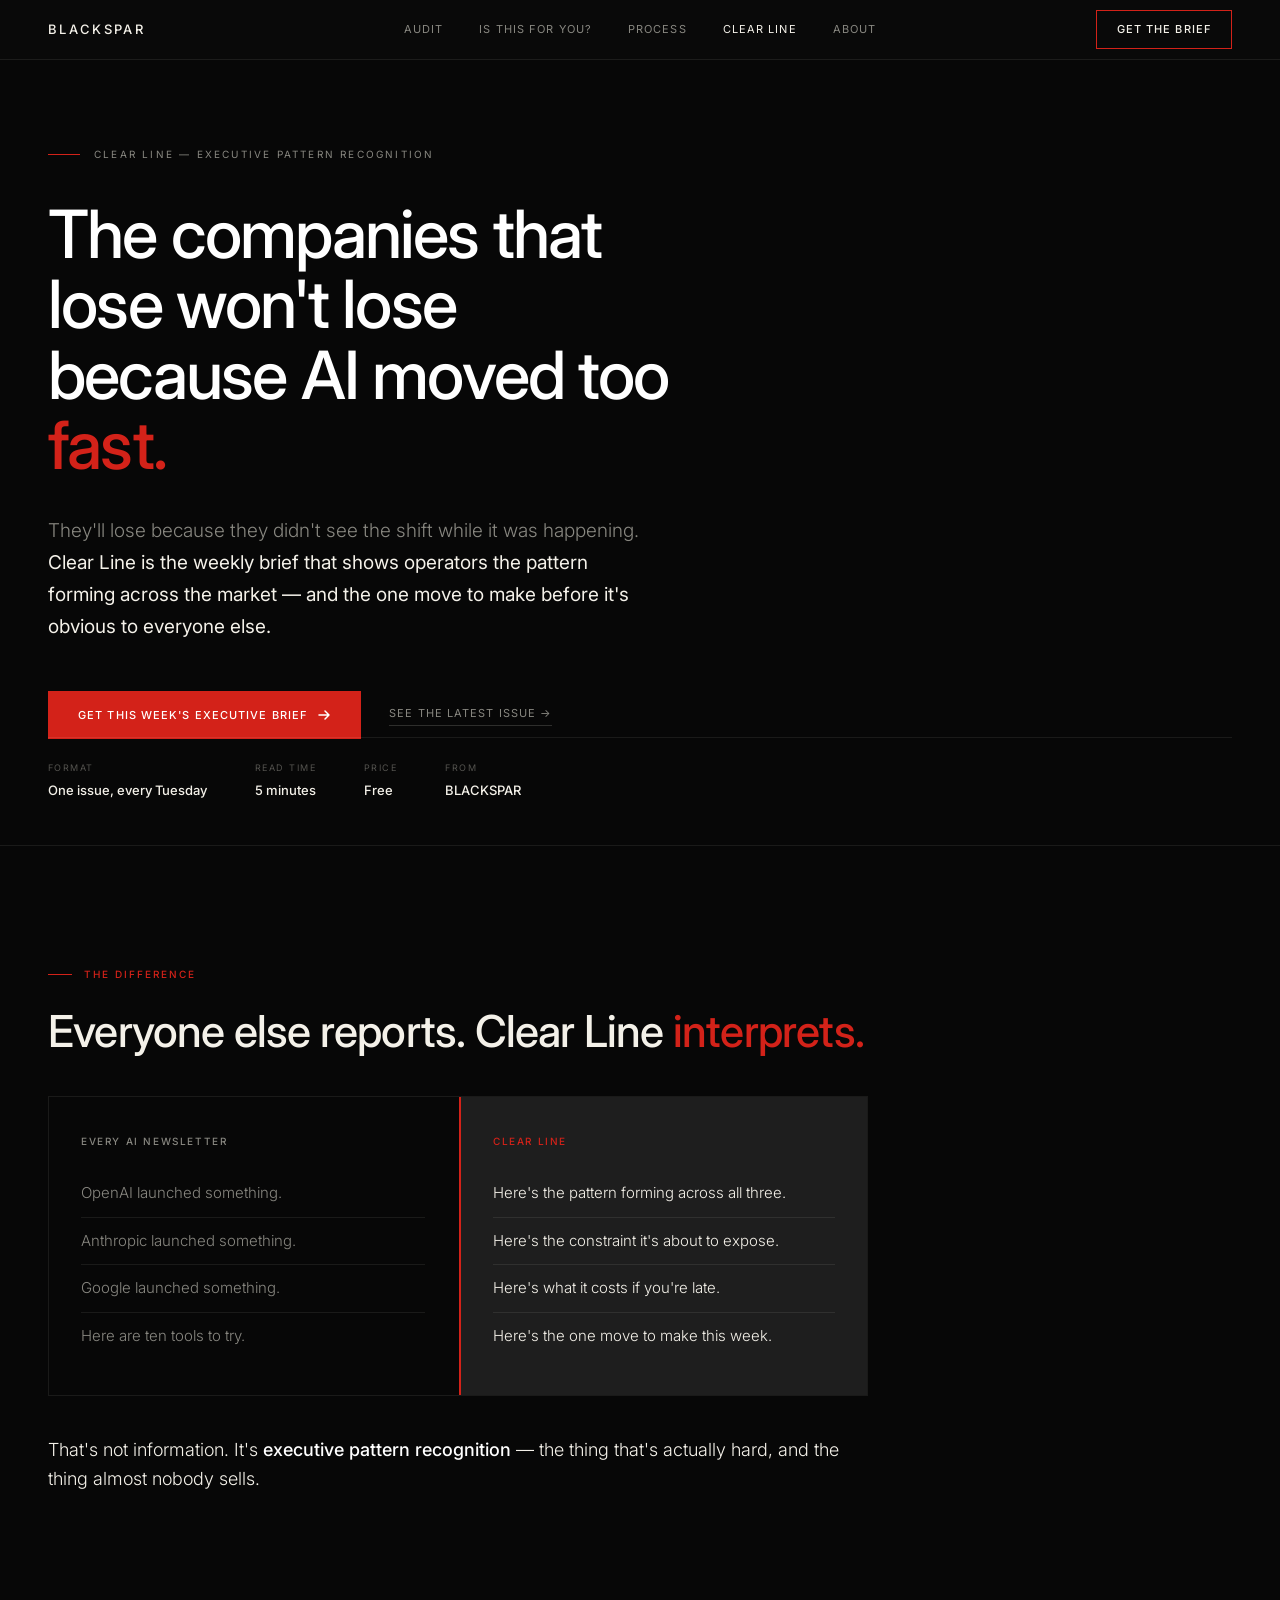
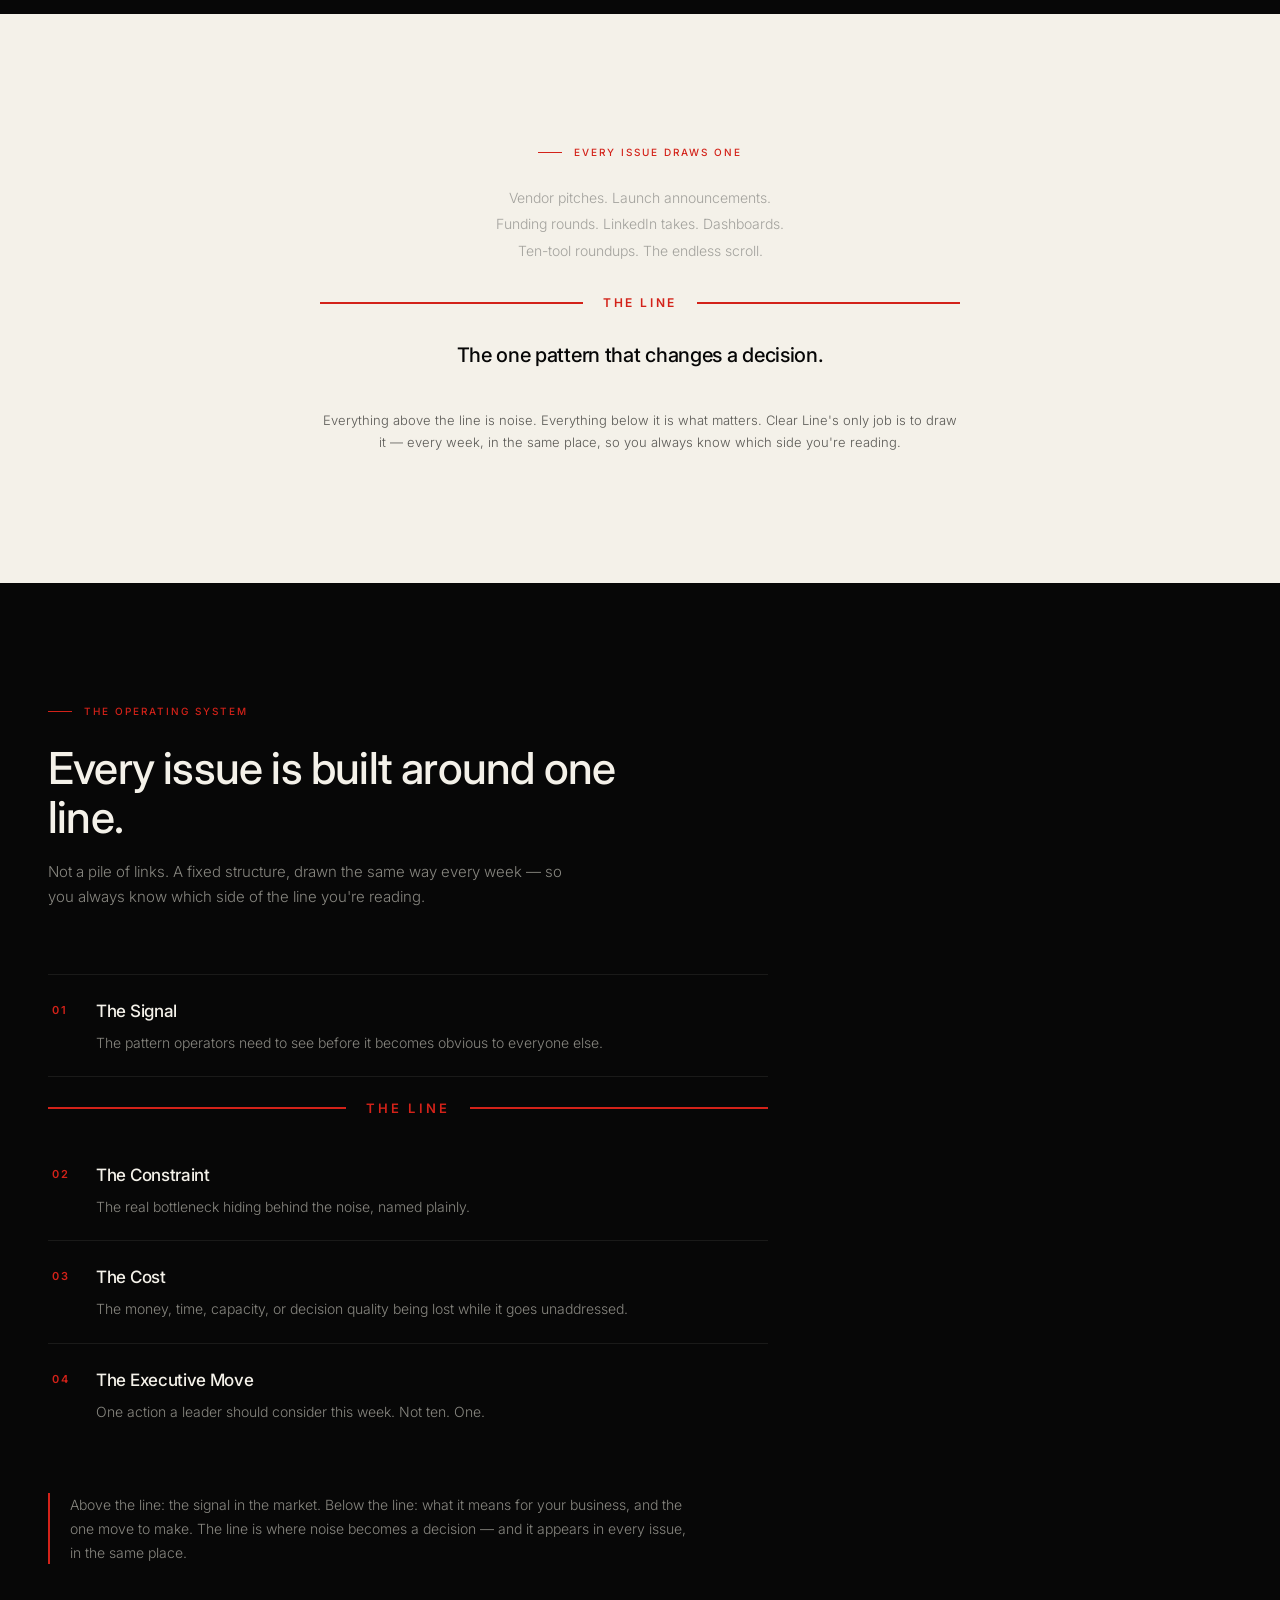
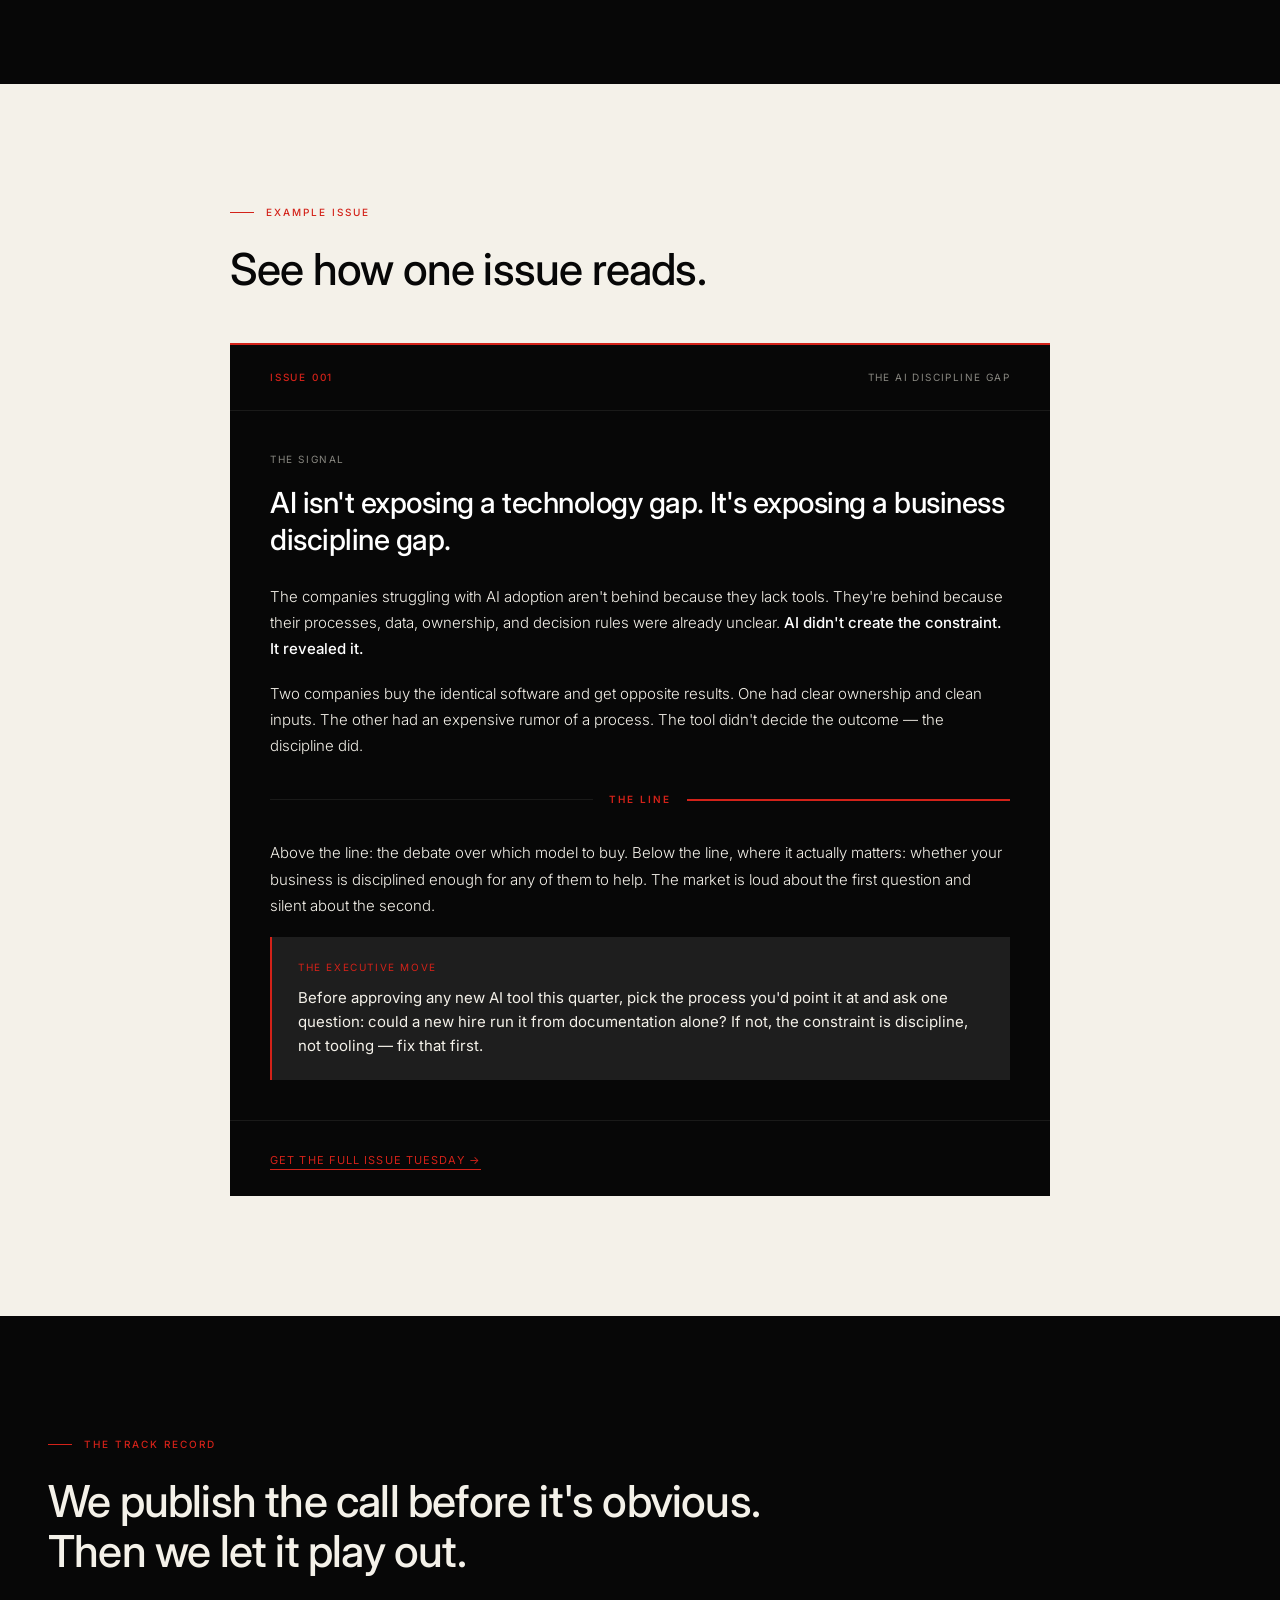
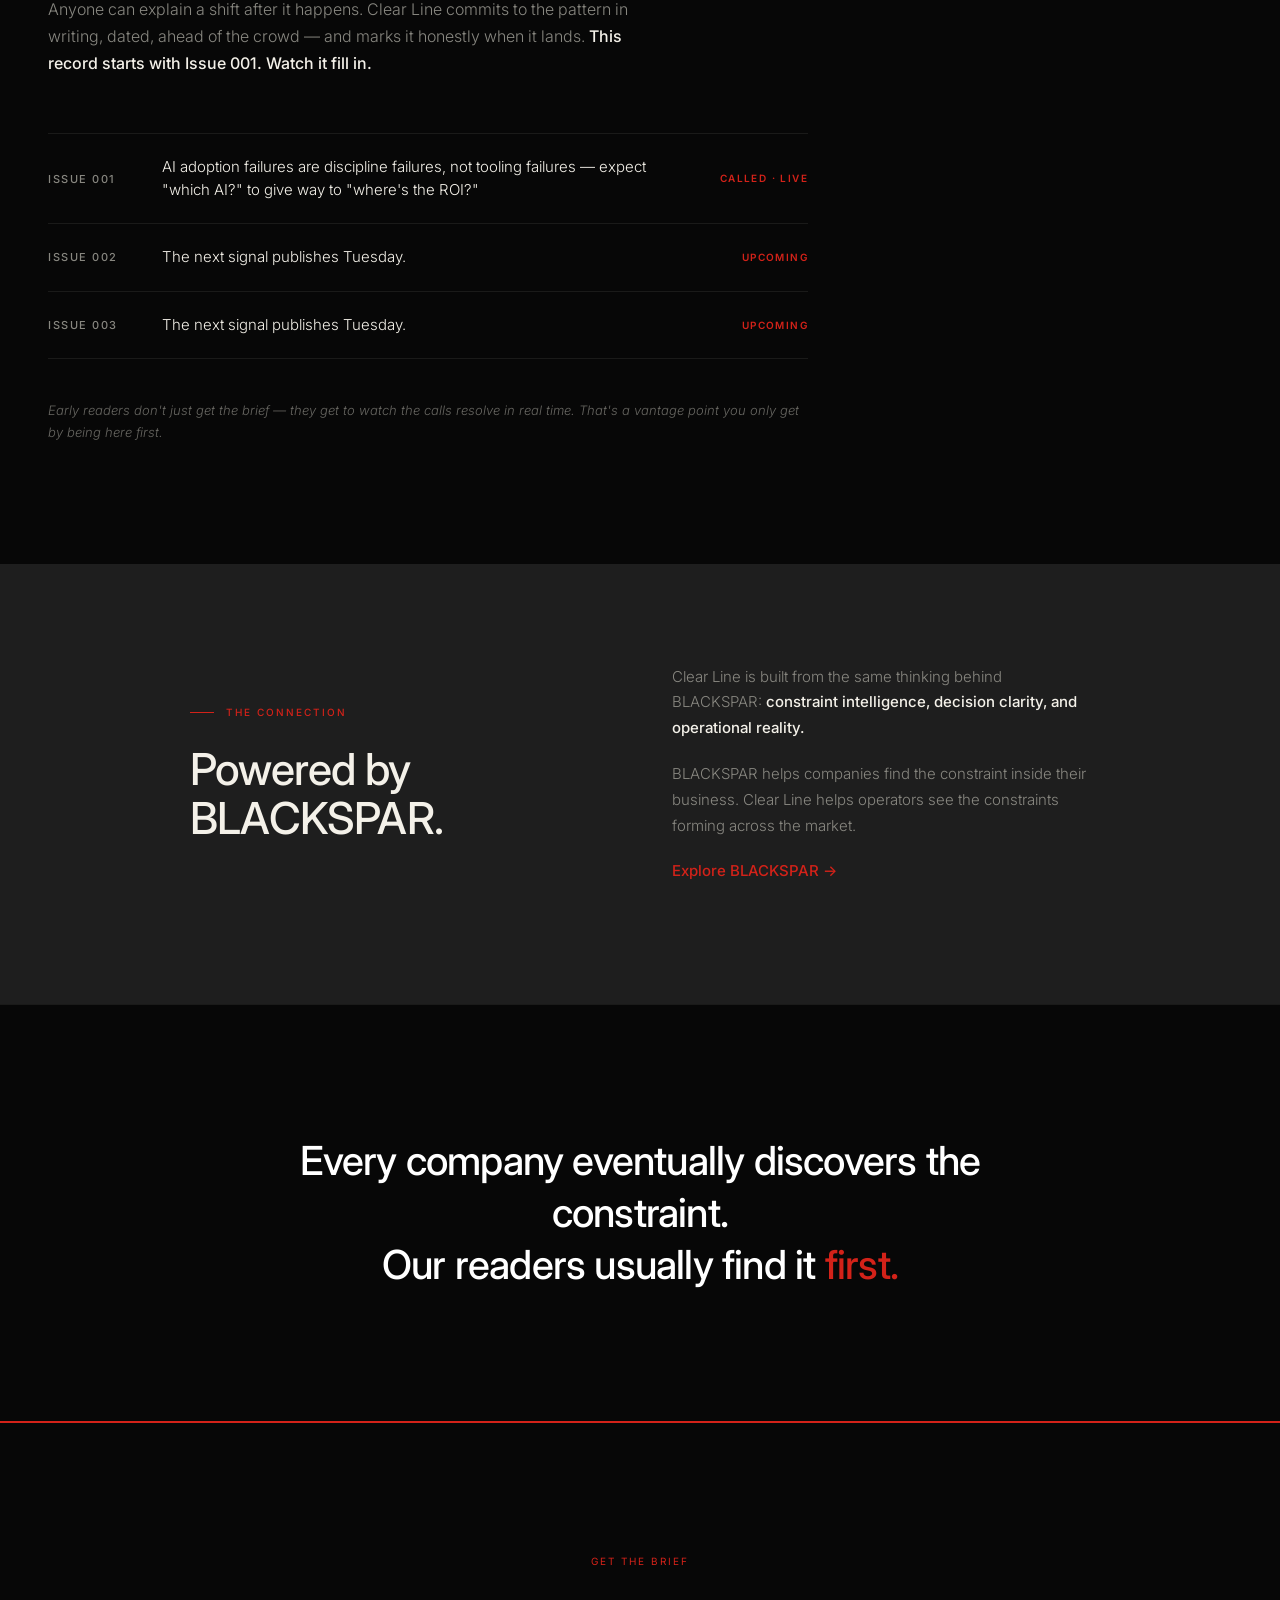
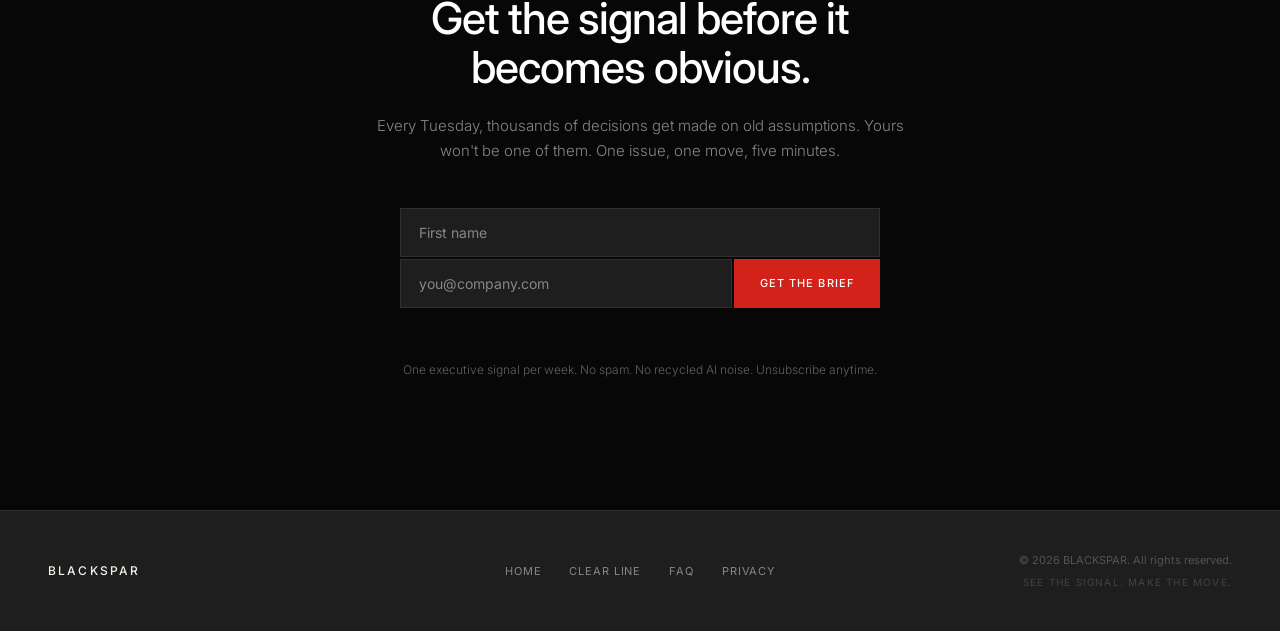
<file: clearline.html>
<!DOCTYPE html>
<html lang="en">
<head>
<meta charset="UTF-8"/>
<meta name="viewport" content="width=device-width, initial-scale=1.0"/>
<title>Clear Line — Executive Pattern Recognition | BLACKSPAR</title>
<meta name="description" content="Clear Line is the weekly executive brief from BLACKSPAR. Everyone else tells you what launched. Clear Line tells you the pattern forming across all of it — and the one move to make before it's obvious."/>
<link rel="canonical" href="https://blackspar.co/clearline.html"/>
<meta property="og:type" content="website"/>
<meta property="og:title" content="Clear Line — Executive Pattern Recognition"/>
<meta property="og:description" content="Everyone else reports what happened. Clear Line shows you the pattern forming across it — one executive move, every Tuesday. From BLACKSPAR."/>
<meta property="og:url" content="https://blackspar.co/clearline.html"/>
<link rel="preconnect" href="https://fonts.googleapis.com"/>
<link rel="preconnect" href="https://fonts.gstatic.com" crossorigin/>
<link href="https://fonts.googleapis.com/css2?family=Manrope:wght@200;300;400&family=Inter:wght@300;400;500;600&display=swap" rel="stylesheet"/>
<style>
:root {
  --blackout:     #070707;
  --deep-surface: #1E1E1E;
  --red:          #D32219;
  --bone:         #F4F1E9;
  --gray:         #888780;
  --rule:         rgba(245,244,240,.08);
}
*, *::before, *::after { box-sizing: border-box; margin: 0; padding: 0; }
html { scroll-behavior: smooth; font-size: 16px; }
body { font-family: 'Inter', system-ui, sans-serif; background: var(--blackout); color: var(--bone); -webkit-font-smoothing: antialiased; overflow-x: hidden; line-height: 1.7; }
nav { position: fixed; top: 0; left: 0; right: 0; z-index: 200; height: 60px; display: flex; align-items: center; justify-content: space-between; padding: 0 48px; background: rgba(10,10,10,.95); backdrop-filter: blur(16px); border-bottom: 1px solid var(--rule); }
.nav-logo { display: flex; flex-direction: column; gap: 1px; text-decoration: none; line-height: 1; }
.nav-logo-word { font-size: 13px; font-weight: 500; letter-spacing: .18em; text-transform: uppercase; color: var(--bone); }

.nav-links { display: flex; align-items: center; gap: 36px; position: absolute; left: 50%; transform: translateX(-50%); }
.nav-links a { font-size: 11px; letter-spacing: .1em; text-transform: uppercase; color: var(--gray); text-decoration: none; transition: color .2s; }
.nav-links a:hover { color: var(--bone); }
.nav-links a.active { color: var(--bone); }
.nav-cta { font-size: 11px; font-weight: 500; letter-spacing: .1em; text-transform: uppercase; color: var(--bone); border: 1px solid var(--red); padding: 9px 20px; text-decoration: none; transition: background .2s, color .2s; white-space: nowrap; }
.nav-cta:hover { background: var(--red); }
.sec-label { font-size: 10px; font-weight: 500; letter-spacing: .2em; text-transform: uppercase; color: var(--red); margin-bottom: 24px; display: flex; align-items: center; gap: 12px; }
.sec-label::before { content: ''; width: 24px; height: 1px; background: var(--red); }
h2 { font-size: clamp(26px, 3.5vw, 44px); font-weight: 500; letter-spacing: -.8px; line-height: 1.12; color: var(--bone); }
.btn-primary { display: inline-flex; align-items: center; gap: 10px; background: var(--red); color: #fff; font-size: 11px; font-weight: 500; letter-spacing: .1em; text-transform: uppercase; padding: 15px 30px; border: none; cursor: pointer; text-decoration: none; transition: background .2s; }
.btn-primary:hover { background: #aa1800; }
.btn-primary svg { transition: transform .2s; }
.btn-primary:hover svg { transform: translateX(4px); }
.btn-ghost { font-size: 11px; letter-spacing: .1em; text-transform: uppercase; color: var(--gray); text-decoration: none; border-bottom: 1px solid rgba(136,135,128,.3); padding-bottom: 2px; transition: color .2s, border-color .2s; }
.btn-ghost:hover { color: var(--bone); border-color: var(--gray); }
.cl-hero { min-height: 94vh; display: flex; flex-direction: column; justify-content: center; padding: 140px 48px 100px; position: relative; border-bottom: 1px solid var(--rule); }
.cl-hero-inner { max-width: 940px; }
.cl-eyebrow { font-size: 10px; letter-spacing: .22em; text-transform: uppercase; color: var(--gray); margin-bottom: 36px; display: flex; align-items: center; gap: 14px; }
.cl-eyebrow::before { content: ''; width: 32px; height: 1px; background: var(--red); }
.cl-h1 { font-size: clamp(34px, 5.2vw, 68px); font-weight: 500; letter-spacing: -1.8px; line-height: 1.06; color: #fff; margin-bottom: 34px; max-width: 15ch; }
.cl-h1 em { color: var(--red); font-style: normal; }
.cl-sub { font-size: clamp(16px, 1.6vw, 19px); font-weight: 300; color: var(--gray); line-height: 1.68; max-width: 600px; margin-bottom: 48px; }
.cl-sub strong { color: var(--bone); font-weight: 400; }
.cl-hero-ctas { display: flex; align-items: center; gap: 28px; flex-wrap: wrap; }
.cl-hero-meta { position: absolute; bottom: 44px; left: 48px; right: 48px; display: flex; gap: 48px; flex-wrap: wrap; border-top: 1px solid var(--rule); padding-top: 22px; }
.cl-hero-meta-item { display: flex; flex-direction: column; gap: 4px; }
.cl-hero-meta-label { font-size: 9px; letter-spacing: .16em; text-transform: uppercase; color: rgba(136,135,128,.6); }
.cl-hero-meta-val { font-size: 13px; font-weight: 500; color: var(--bone); }
.cl-position { padding: 120px 48px; background: var(--blackout); }
.cl-position-inner { max-width: 820px; }
.cl-position h2 { margin-bottom: 40px; }
.cl-position h2 em { color: var(--red); font-style: normal; }
.cl-versus { display: grid; grid-template-columns: 1fr 1fr; gap: 2px; margin: 40px 0; border: 1px solid var(--rule); }
.cl-versus-col { padding: 36px 32px; }
.cl-versus-col.them { background: var(--blackout); }
.cl-versus-col.us { background: var(--deep-surface); border-left: 2px solid var(--red); }
.cl-versus-tag { font-size: 10px; font-weight: 500; letter-spacing: .16em; text-transform: uppercase; margin-bottom: 20px; }
.cl-versus-col.them .cl-versus-tag { color: var(--gray); }
.cl-versus-col.us .cl-versus-tag { color: var(--red); }
.cl-versus-line { font-size: 15px; font-weight: 300; line-height: 1.5; padding: 12px 0; border-bottom: 1px solid var(--rule); }
.cl-versus-line:last-child { border-bottom: none; }
.cl-versus-col.them .cl-versus-line { color: var(--gray); }
.cl-versus-col.us .cl-versus-line { color: var(--bone); }
.cl-position-close { font-size: 18px; font-weight: 300; color: var(--bone); line-height: 1.6; margin-top: 40px; }
.cl-position-close strong { color: #fff; font-weight: 500; }
.cl-linedevice { padding: 130px 48px; background: var(--bone); }
.cl-linedevice-inner { max-width: 640px; margin: 0 auto; text-align: center; }
.cl-linedevice .sec-label { color: var(--red); justify-content: center; }
.cl-linedevice .sec-label::before { background: var(--red); }
.cl-ld-above, .cl-ld-below { font-size: 14px; font-weight: 300; line-height: 1.9; }
.cl-ld-above { color: #a3a29d; }
.cl-ld-above span { display: block; }
.cl-ld-line { display: flex; align-items: center; gap: 20px; margin: 28px 0; }
.cl-ld-line .bar { flex: 1; height: 2px; background: var(--red); }
.cl-ld-line .label { font-size: 12px; font-weight: 600; letter-spacing: .22em; text-transform: uppercase; color: var(--red); white-space: nowrap; }
.cl-ld-below { color: var(--blackout); font-weight: 400; }
.cl-ld-below span { display: block; font-size: 20px; font-weight: 500; letter-spacing: -.3px; line-height: 1.4; }
.cl-ld-caption { font-size: 13px; font-weight: 300; color: #5a5955; margin-top: 40px; line-height: 1.7; }
.cl-format { padding: 120px 48px; background: var(--blackout); }
.cl-format h2 { color: var(--bone); margin-bottom: 16px; max-width: 640px; }
.cl-format-sub { font-size: 15px; font-weight: 300; color: var(--gray); line-height: 1.7; max-width: 520px; margin-bottom: 64px; }
.cl-os { max-width: 720px; }
.cl-os-side.above { margin-bottom: 4px; }
.cl-os-side.below { margin-top: 4px; }
.cl-os-move { display: flex; gap: 22px; align-items: flex-start; padding: 22px 4px; border-bottom: 1px solid var(--rule); }
.cl-os-side.above .cl-os-move { border-top: 1px solid var(--rule); }
.cl-os-side.below .cl-os-move:last-child { border-bottom: none; }
.cl-os-num { font-size: 11px; font-weight: 600; letter-spacing: .14em; color: var(--red); min-width: 22px; margin-top: 4px; }
.cl-os-title { font-size: 17px; font-weight: 500; color: var(--bone); margin-bottom: 6px; letter-spacing: -.3px; }
.cl-os-body { font-size: 14px; font-weight: 300; color: var(--gray); line-height: 1.6; }
.cl-os-linebar { display: flex; align-items: center; gap: 20px; margin: 20px 0; }
.cl-os-linebar .bar { flex: 1; height: 2px; background: var(--red); }
.cl-os-linebar .label { font-size: 13px; font-weight: 600; letter-spacing: .24em; text-transform: uppercase; color: var(--red); white-space: nowrap; }
.cl-os-caption { font-size: 14px; font-weight: 300; color: var(--gray); line-height: 1.7; max-width: 640px; margin-top: 48px; }
.cl-os-caption { border-left: 2px solid var(--red); padding-left: 20px; }
.cl-sample { padding: 120px 48px; background: var(--bone); }
.cl-sample-inner { max-width: 820px; margin: 0 auto; }
.cl-sample .sec-label { color: var(--red); }
.cl-sample .sec-label::before { background: var(--red); }
.cl-sample h2 { color: var(--blackout); margin-bottom: 48px; }
.cl-signal-card { background: var(--blackout); border-top: 2px solid var(--red); }
.cl-signal-head { padding: 24px 40px; border-bottom: 1px solid var(--rule); display: flex; align-items: baseline; justify-content: space-between; gap: 20px; flex-wrap: wrap; }
.cl-signal-issue { font-size: 10px; letter-spacing: .18em; text-transform: uppercase; color: var(--red); font-weight: 500; }
.cl-signal-date { font-size: 10px; letter-spacing: .14em; text-transform: uppercase; color: var(--gray); }
.cl-signal-body { padding: 40px; }
.cl-signal-label { font-size: 10px; letter-spacing: .16em; text-transform: uppercase; color: var(--gray); margin-bottom: 16px; }
.cl-signal-hook { font-size: clamp(21px, 2.5vw, 29px); font-weight: 500; color: #fff; line-height: 1.28; letter-spacing: -.5px; margin-bottom: 26px; }
.cl-signal-text { font-size: 15px; font-weight: 300; color: var(--bone); line-height: 1.75; margin-bottom: 18px; }
.cl-signal-text strong { color: #fff; font-weight: 500; }
.cl-signal-divider { display: flex; align-items: center; gap: 16px; margin: 32px 0; }
.cl-signal-divider .bar { flex: 1; height: 1px; background: var(--rule); }
.cl-signal-divider .bar.hot { height: 2px; background: var(--red); }
.cl-signal-divider .label { font-size: 10px; font-weight: 600; letter-spacing: .2em; text-transform: uppercase; color: var(--red); white-space: nowrap; }
.cl-signal-move { background: var(--deep-surface); border-left: 2px solid var(--red); padding: 22px 26px; margin-top: 8px; }
.cl-signal-move-label { font-size: 10px; letter-spacing: .16em; text-transform: uppercase; color: var(--red); margin-bottom: 10px; }
.cl-signal-move-text { font-size: 15px; font-weight: 400; color: var(--bone); line-height: 1.6; }
.cl-signal-foot { padding: 24px 40px; border-top: 1px solid var(--rule); }
.cl-signal-cta { font-size: 11px; letter-spacing: .1em; text-transform: uppercase; color: var(--red); text-decoration: none; border-bottom: 1px solid var(--red); padding-bottom: 2px; }
.cl-track { padding: 120px 48px; background: var(--blackout); }
.cl-track-inner { max-width: 760px; }
.cl-track h2 { margin-bottom: 20px; }
.cl-track-sub { font-size: 16px; font-weight: 300; color: var(--gray); line-height: 1.7; margin-bottom: 56px; max-width: 580px; }
.cl-track-sub strong { color: var(--bone); font-weight: 500; }
.cl-track-list { display: flex; flex-direction: column; }
.cl-track-row { display: grid; grid-template-columns: 90px 1fr 110px; gap: 24px; align-items: center; padding: 22px 0; border-bottom: 1px solid var(--rule); }
.cl-track-row:first-child { border-top: 1px solid var(--rule); }
.cl-track-date { font-size: 11px; letter-spacing: .14em; text-transform: uppercase; color: var(--gray); font-weight: 500; }
.cl-track-call { font-size: 15px; font-weight: 300; color: var(--bone); line-height: 1.5; }
.cl-track-status { font-size: 10px; letter-spacing: .14em; text-transform: uppercase; text-align: right; font-weight: 600; }
.cl-track-status.pending { color: var(--red); }
.cl-track-note { font-size: 13px; font-weight: 300; color: rgba(136,135,128,.75); margin-top: 40px; line-height: 1.7; font-style: italic; }
.cl-connect { padding: 100px 48px; background: var(--deep-surface); }
.cl-connect-inner { max-width: 900px; margin: 0 auto; display: grid; grid-template-columns: 1fr 1fr; gap: 64px; align-items: center; }
.cl-connect .sec-label { color: var(--red); }
.cl-connect .sec-label::before { background: var(--red); }
.cl-connect h2 { margin-bottom: 20px; }
.cl-connect-body p { font-size: 15px; font-weight: 300; color: var(--gray); line-height: 1.72; margin-bottom: 20px; }
.cl-connect-body p strong { color: var(--bone); font-weight: 500; }
.cl-closer { padding: 130px 48px; background: var(--blackout); text-align: center; border-top: 1px solid var(--rule); }
.cl-closer-line { font-size: clamp(24px, 3.4vw, 40px); font-weight: 500; color: #fff; letter-spacing: -.8px; line-height: 1.3; max-width: 760px; margin: 0 auto; }
.cl-closer-line em { color: var(--red); font-style: normal; }
.cl-join { padding: 130px 48px; background: var(--blackout); text-align: center; position: relative; border-top: 2px solid var(--red); }
.cl-join-inner { max-width: 560px; margin: 0 auto; }
.cl-join-eyebrow { font-size: 10px; letter-spacing: .2em; text-transform: uppercase; color: var(--red); margin-bottom: 24px; }
.cl-join h2 { font-size: clamp(28px, 3.6vw, 44px); color: #fff; letter-spacing: -1px; margin-bottom: 20px; }
.cl-join-sub { font-size: 15px; font-weight: 300; color: var(--gray); line-height: 1.7; margin-bottom: 44px; }
.cl-form { display: flex; flex-direction: column; gap: 2px; max-width: 480px; margin: 0 auto; }
.cl-form-row { display: flex; gap: 2px; }
.cl-input { flex: 1; background: var(--deep-surface); border: 1px solid var(--rule); color: var(--bone); font-family: 'Inter', sans-serif; font-size: 14px; padding: 15px 18px; outline: none; transition: border-color .2s; }
.cl-input::placeholder { color: var(--gray); }
.cl-input:focus { border-color: var(--red); }
.cl-submit { background: var(--red); color: #fff; border: none; font-family: 'Inter', sans-serif; font-size: 11px; font-weight: 500; letter-spacing: .1em; text-transform: uppercase; padding: 15px 26px; cursor: pointer; white-space: nowrap; transition: background .2s; }
.cl-submit:hover { background: #aa1800; }
.cl-form-note { font-size: 12px; font-weight: 300; color: rgba(136,135,128,.7); margin-top: 18px; }
.cl-form-status { font-size: 13px; color: var(--bone); margin-top: 16px; min-height: 18px; }
footer { background: var(--deep-surface); padding: 40px 48px; border-top: 1px solid var(--rule); display: grid; grid-template-columns: 1fr auto 1fr; align-items: center; gap: 24px; }
.footer-logo { display: flex; flex-direction: column; gap: 2px; }
.footer-logo-word { font-size: 12px; font-weight: 500; letter-spacing: .18em; text-transform: uppercase; color: var(--bone); }

.footer-links { display: flex; gap: 28px; }
.footer-links a { font-size: 11px; letter-spacing: .08em; text-transform: uppercase; color: var(--gray); text-decoration: none; transition: color .2s; }
.footer-links a:hover { color: var(--bone); }
.footer-right { text-align: right; }
.footer-copy { font-size: 11px; color: rgba(136,135,128,.5); }
.footer-promise { font-size: 10px; letter-spacing: .12em; text-transform: uppercase; color: rgba(136,135,128,.35); margin-top: 4px; }
@media (max-width: 960px) {
  nav { padding: 0 24px; } .nav-links { display: none; }
  .cl-hero, .cl-position, .cl-linedevice, .cl-format, .cl-sample, .cl-track, .cl-connect, .cl-closer, .cl-join { padding-left: 24px; padding-right: 24px; }
  .cl-hero { padding-top: 120px; }
  .cl-hero-meta { left: 24px; right: 24px; gap: 28px; }
  .cl-versus { grid-template-columns: 1fr; }
  .cl-os { max-width: 100%; }
  .cl-connect-inner { grid-template-columns: 1fr; gap: 32px; }
  .cl-signal-body, .cl-signal-head, .cl-signal-foot { padding-left: 24px; padding-right: 24px; }
  .cl-track-row { grid-template-columns: 70px 1fr 60px; gap: 14px; }
  footer { grid-template-columns: 1fr; gap: 20px; } .footer-right { text-align: left; }
}
@media (max-width: 600px) {
  .cl-form-row { flex-direction: column; }
  .cl-hero-meta { flex-direction: column; gap: 16px; }
  .cl-track-row { grid-template-columns: 1fr; gap: 6px; } .cl-track-status { text-align: left; }
}
</style>
</head>
<body>
<nav>
  <a class="nav-logo" href="index.html" aria-label="BLACKSPAR home">
    <span class="nav-logo-word">BLACKSPAR</span>
    
  </a>
  <div class="nav-links">
    <a href="index.html#audit">Audit</a>
    <a href="index.html#fit">Is This For You?</a>
    <a href="index.html#process">Process</a>
    <a href="clearline.html" class="active">Clear Line</a>
    <a href="index.html#about">About</a>
  </div>
  <a href="#join" class="nav-cta">Get the Brief</a>
</nav>
<section class="cl-hero">
  <div class="cl-hero-inner">
    <p class="cl-eyebrow">Clear Line — Executive Pattern Recognition</p>
    <h1 class="cl-h1">The companies that lose won't lose because AI moved too <em>fast.</em></h1>
    <p class="cl-sub">They'll lose because they didn't see the shift while it was happening. <strong>Clear Line is the weekly brief that shows operators the pattern forming across the market — and the one move to make before it's obvious to everyone else.</strong></p>
    <div class="cl-hero-ctas">
      <a href="#join" class="btn-primary">
        Get This Week's Executive Brief
        <svg width="14" height="14" viewBox="0 0 14 14" fill="none" aria-hidden="true"><path d="M2 7h10M8 3l4 4-4 4" stroke="white" stroke-width="1.5" stroke-linecap="round" stroke-linejoin="round"/></svg>
      </a>
      <a href="#sample" class="btn-ghost">See the latest issue →</a>
    </div>
  </div>
  <div class="cl-hero-meta">
    <div class="cl-hero-meta-item"><span class="cl-hero-meta-label">Format</span><span class="cl-hero-meta-val">One issue, every Tuesday</span></div>
    <div class="cl-hero-meta-item"><span class="cl-hero-meta-label">Read time</span><span class="cl-hero-meta-val">5 minutes</span></div>
    <div class="cl-hero-meta-item"><span class="cl-hero-meta-label">Price</span><span class="cl-hero-meta-val">Free</span></div>
    <div class="cl-hero-meta-item"><span class="cl-hero-meta-label">From</span><span class="cl-hero-meta-val">BLACKSPAR</span></div>
  </div>
</section>
<section class="cl-position">
  <div class="cl-position-inner">
    <p class="sec-label">The Difference</p>
    <h2>Everyone else reports. Clear Line <em>interprets.</em></h2>
    <div class="cl-versus">
      <div class="cl-versus-col them">
        <p class="cl-versus-tag">Every AI newsletter</p>
        <p class="cl-versus-line">OpenAI launched something.</p>
        <p class="cl-versus-line">Anthropic launched something.</p>
        <p class="cl-versus-line">Google launched something.</p>
        <p class="cl-versus-line">Here are ten tools to try.</p>
      </div>
      <div class="cl-versus-col us">
        <p class="cl-versus-tag">Clear Line</p>
        <p class="cl-versus-line">Here's the pattern forming across all three.</p>
        <p class="cl-versus-line">Here's the constraint it's about to expose.</p>
        <p class="cl-versus-line">Here's what it costs if you're late.</p>
        <p class="cl-versus-line">Here's the one move to make this week.</p>
      </div>
    </div>
    <p class="cl-position-close">That's not information. It's <strong>executive pattern recognition</strong> — the thing that's actually hard, and the thing almost nobody sells.</p>
  </div>
</section>
<section class="cl-linedevice">
  <div class="cl-linedevice-inner">
    <p class="sec-label">Every Issue Draws One</p>
    <div class="cl-ld-above">
      <span>Vendor pitches. Launch announcements.</span>
      <span>Funding rounds. LinkedIn takes. Dashboards.</span>
      <span>Ten-tool roundups. The endless scroll.</span>
    </div>
    <div class="cl-ld-line">
      <span class="bar"></span>
      <span class="label">The Line</span>
      <span class="bar"></span>
    </div>
    <div class="cl-ld-below">
      <span>The one pattern that changes a decision.</span>
    </div>
    <p class="cl-ld-caption">Everything above the line is noise. Everything below it is what matters. Clear Line's only job is to draw it — every week, in the same place, so you always know which side you're reading.</p>
  </div>
</section>
<section class="cl-format">
  <p class="sec-label">The Operating System</p>
  <h2>Every issue is built around one line.</h2>
  <p class="cl-format-sub">Not a pile of links. A fixed structure, drawn the same way every week — so you always know which side of the line you're reading.</p>
  <div class="cl-os">
    <div class="cl-os-side above">
      <div class="cl-os-move"><span class="cl-os-num">01</span><div><p class="cl-os-title">The Signal</p><p class="cl-os-body">The pattern operators need to see before it becomes obvious to everyone else.</p></div></div>
    </div>
    <div class="cl-os-linebar">
      <span class="bar"></span>
      <span class="label">The Line</span>
      <span class="bar"></span>
    </div>
    <div class="cl-os-side below">
      <div class="cl-os-move"><span class="cl-os-num">02</span><div><p class="cl-os-title">The Constraint</p><p class="cl-os-body">The real bottleneck hiding behind the noise, named plainly.</p></div></div>
      <div class="cl-os-move"><span class="cl-os-num">03</span><div><p class="cl-os-title">The Cost</p><p class="cl-os-body">The money, time, capacity, or decision quality being lost while it goes unaddressed.</p></div></div>
      <div class="cl-os-move"><span class="cl-os-num">04</span><div><p class="cl-os-title">The Executive Move</p><p class="cl-os-body">One action a leader should consider this week. Not ten. One.</p></div></div>
    </div>
  </div>
  <p class="cl-os-caption">Above the line: the signal in the market. Below the line: what it means for your business, and the one move to make. The line is where noise becomes a decision — and it appears in every issue, in the same place.</p>
</section>
<section class="cl-sample" id="sample">
  <div class="cl-sample-inner">
    <p class="sec-label">Example Issue</p>
    <h2>See how one issue reads.</h2>
    <div class="cl-signal-card">
      <div class="cl-signal-head">
        <span class="cl-signal-issue">Issue 001</span>
        <span class="cl-signal-date">The AI Discipline Gap</span>
      </div>
      <div class="cl-signal-body">
        <p class="cl-signal-label">The Signal</p>
        <p class="cl-signal-hook">AI isn't exposing a technology gap. It's exposing a business discipline gap.</p>
        <p class="cl-signal-text">The companies struggling with AI adoption aren't behind because they lack tools. They're behind because their processes, data, ownership, and decision rules were already unclear. <strong>AI didn't create the constraint. It revealed it.</strong></p>
        <p class="cl-signal-text">Two companies buy the identical software and get opposite results. One had clear ownership and clean inputs. The other had an expensive rumor of a process. The tool didn't decide the outcome — the discipline did.</p>
        <div class="cl-signal-divider">
          <span class="bar"></span>
          <span class="label">The Line</span>
          <span class="bar hot"></span>
        </div>
        <p class="cl-signal-text">Above the line: the debate over which model to buy. Below the line, where it actually matters: whether your business is disciplined enough for any of them to help. The market is loud about the first question and silent about the second.</p>
        <div class="cl-signal-move">
          <p class="cl-signal-move-label">The Executive Move</p>
          <p class="cl-signal-move-text">Before approving any new AI tool this quarter, pick the process you'd point it at and ask one question: could a new hire run it from documentation alone? If not, the constraint is discipline, not tooling — fix that first.</p>
        </div>
      </div>
      <div class="cl-signal-foot">
        <a href="#join" class="cl-signal-cta">Get the full issue Tuesday &rarr;</a>
      </div>
    </div>
  </div>
</section>
<section class="cl-track">
  <div class="cl-track-inner">
    <p class="sec-label">The Track Record</p>
    <h2>We publish the call before it's obvious. Then we let it play out.</h2>
    <p class="cl-track-sub">Anyone can explain a shift after it happens. Clear Line commits to the pattern in writing, dated, ahead of the crowd — and marks it honestly when it lands. <strong>This record starts with Issue 001. Watch it fill in.</strong></p>
    <div class="cl-track-list">
      <div class="cl-track-row">
        <span class="cl-track-date">Issue 001</span>
        <span class="cl-track-call">AI adoption failures are discipline failures, not tooling failures &mdash; expect "which AI?" to give way to "where's the ROI?"</span>
        <span class="cl-track-status pending">Called &middot; Live</span>
      </div>
      <div class="cl-track-row">
        <span class="cl-track-date">Issue 002</span>
        <span class="cl-track-call">The next signal publishes Tuesday.</span>
        <span class="cl-track-status pending">Upcoming</span>
      </div>
      <div class="cl-track-row">
        <span class="cl-track-date">Issue 003</span>
        <span class="cl-track-call">The next signal publishes Tuesday.</span>
        <span class="cl-track-status pending">Upcoming</span>
      </div>
    </div>
    <p class="cl-track-note">Early readers don't just get the brief &mdash; they get to watch the calls resolve in real time. That's a vantage point you only get by being here first.</p>
  </div>
</section>
<section class="cl-connect">
  <div class="cl-connect-inner">
    <div>
      <p class="sec-label">The Connection</p>
      <h2>Powered by BLACKSPAR.</h2>
    </div>
    <div class="cl-connect-body">
      <p>Clear Line is built from the same thinking behind BLACKSPAR: <strong>constraint intelligence, decision clarity, and operational reality.</strong></p>
      <p>BLACKSPAR helps companies find the constraint inside their business. Clear Line helps operators see the constraints forming across the market.</p>
      <p><a href="index.html" style="color:var(--red);text-decoration:none;font-weight:500;">Explore BLACKSPAR &rarr;</a></p>
    </div>
  </div>
</section>
<section class="cl-closer">
  <p class="cl-closer-line">Every company eventually discovers the constraint.<br/>Our readers usually find it <em>first.</em></p>
</section>
<section class="cl-join" id="join">
  <div class="cl-join-inner">
    <p class="cl-join-eyebrow">Get the Brief</p>
    <h2>Get the signal before it becomes obvious.</h2>
    <p class="cl-join-sub">Every Tuesday, thousands of decisions get made on old assumptions. Yours won't be one of them. One issue, one move, five minutes.</p>
    <div class="cl-form">
      <input class="cl-input" type="text" id="cl-name" placeholder="First name" aria-label="First name"/>
      <div class="cl-form-row">
        <input class="cl-input" type="email" id="cl-email" placeholder="you@company.com" aria-label="Email address"/>
        <button class="cl-submit" type="button" onclick="clJoin()">Get the Brief</button>
      </div>
    </div>
    <p class="cl-form-status" id="cl-status"></p>
    <p class="cl-form-note">One executive signal per week. No spam. No recycled AI noise. Unsubscribe anytime.</p>
  </div>
</section>
<footer>
  <div class="footer-logo"><span class="footer-logo-word">BLACKSPAR</span></div>
  <div class="footer-links">
    <a href="index.html">Home</a>
    <a href="clearline.html">Clear Line</a>
    <a href="faq.html">FAQ</a>
    <a href="privacy.html">Privacy</a>
  </div>
  <div class="footer-right">
    <p class="footer-copy">&copy; 2026 BLACKSPAR. All rights reserved.</p>
    <p class="footer-promise">See the signal. Make the move.</p>
  </div>
</footer>
<script>
function clJoin() {
  var email = document.getElementById('cl-email').value.trim();
  var name = document.getElementById('cl-name').value.trim();
  var status = document.getElementById('cl-status');
  if (!email || email.indexOf('@') === -1) {
    status.style.color = '#D32219';
    status.textContent = 'Enter a valid email to get the brief.';
    return;
  }
  status.style.color = '#F4F1E9';
  status.textContent = name
    ? "You're in, " + name + '. The next issue lands Tuesday.'
    : "You're in. The next issue lands Tuesday.";
  document.getElementById('cl-email').value = '';
  document.getElementById('cl-name').value = '';
}
</script>
</body>
</html>
</file>
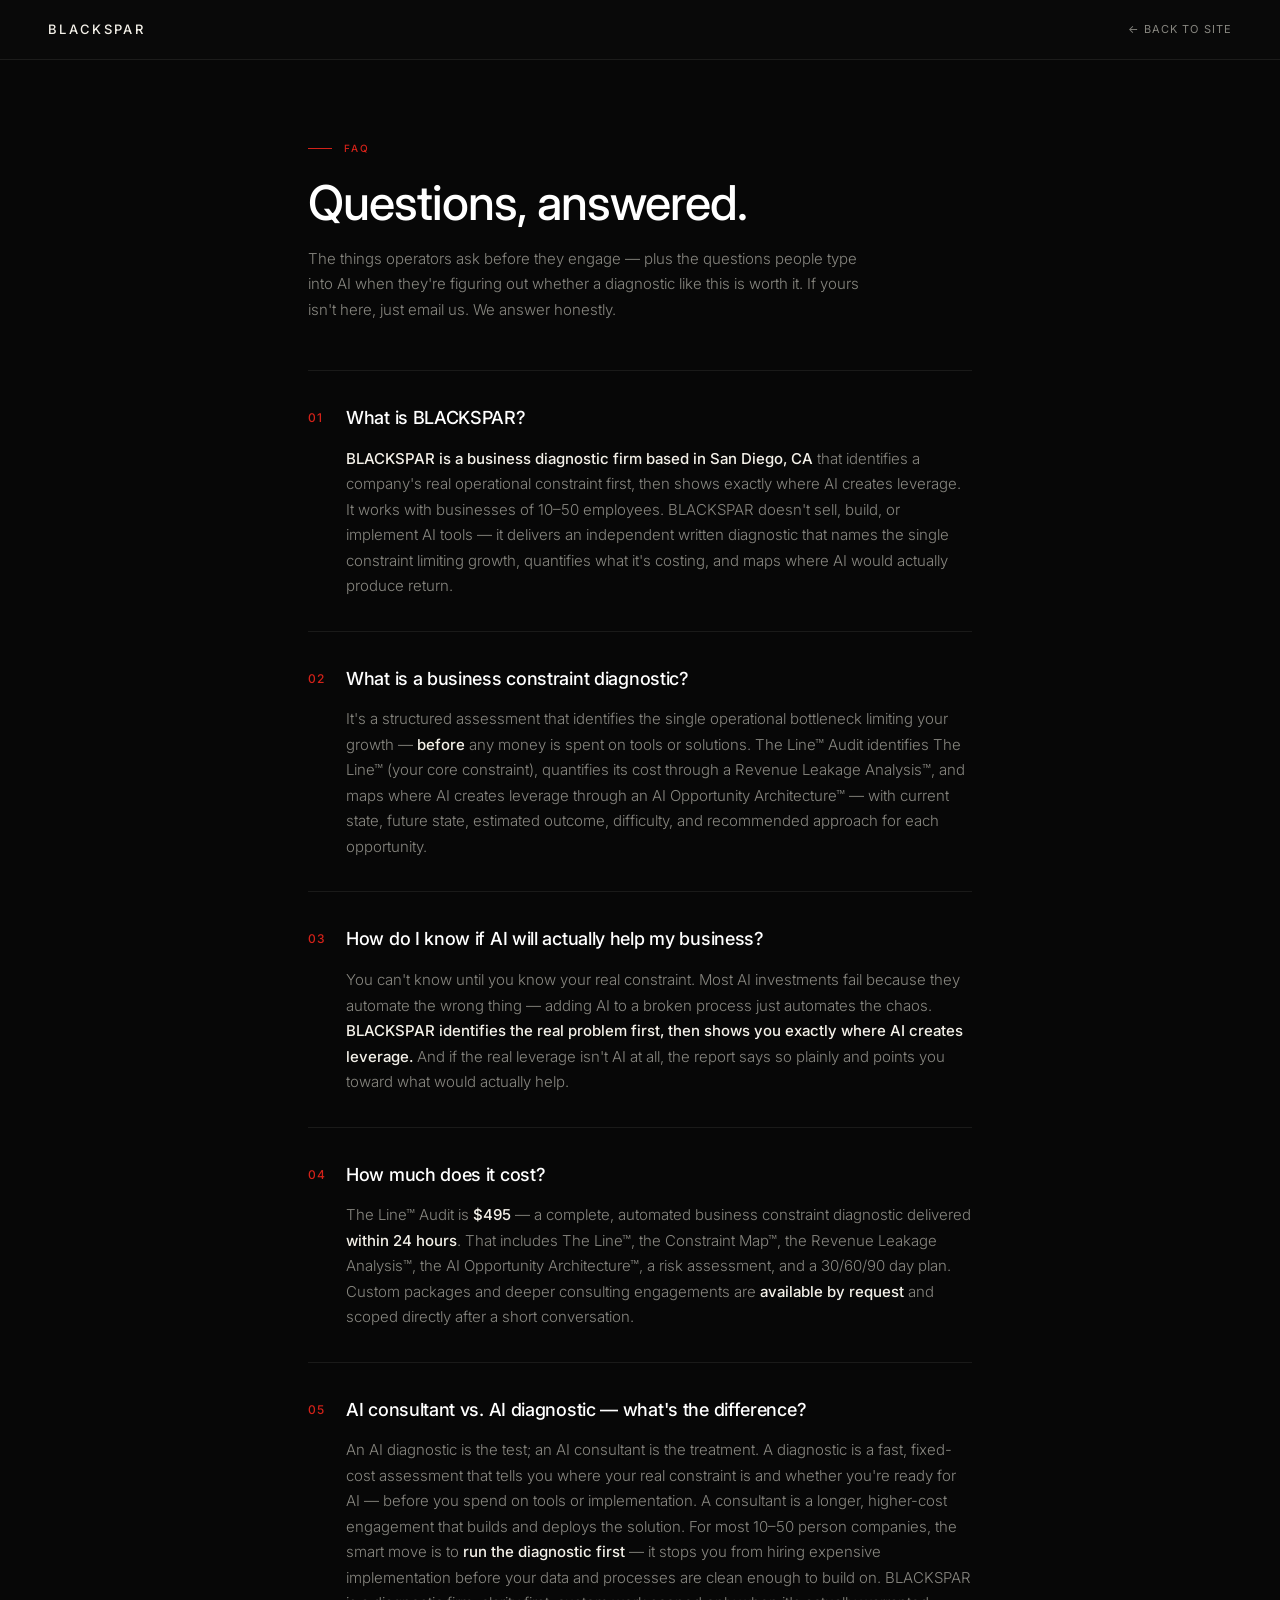
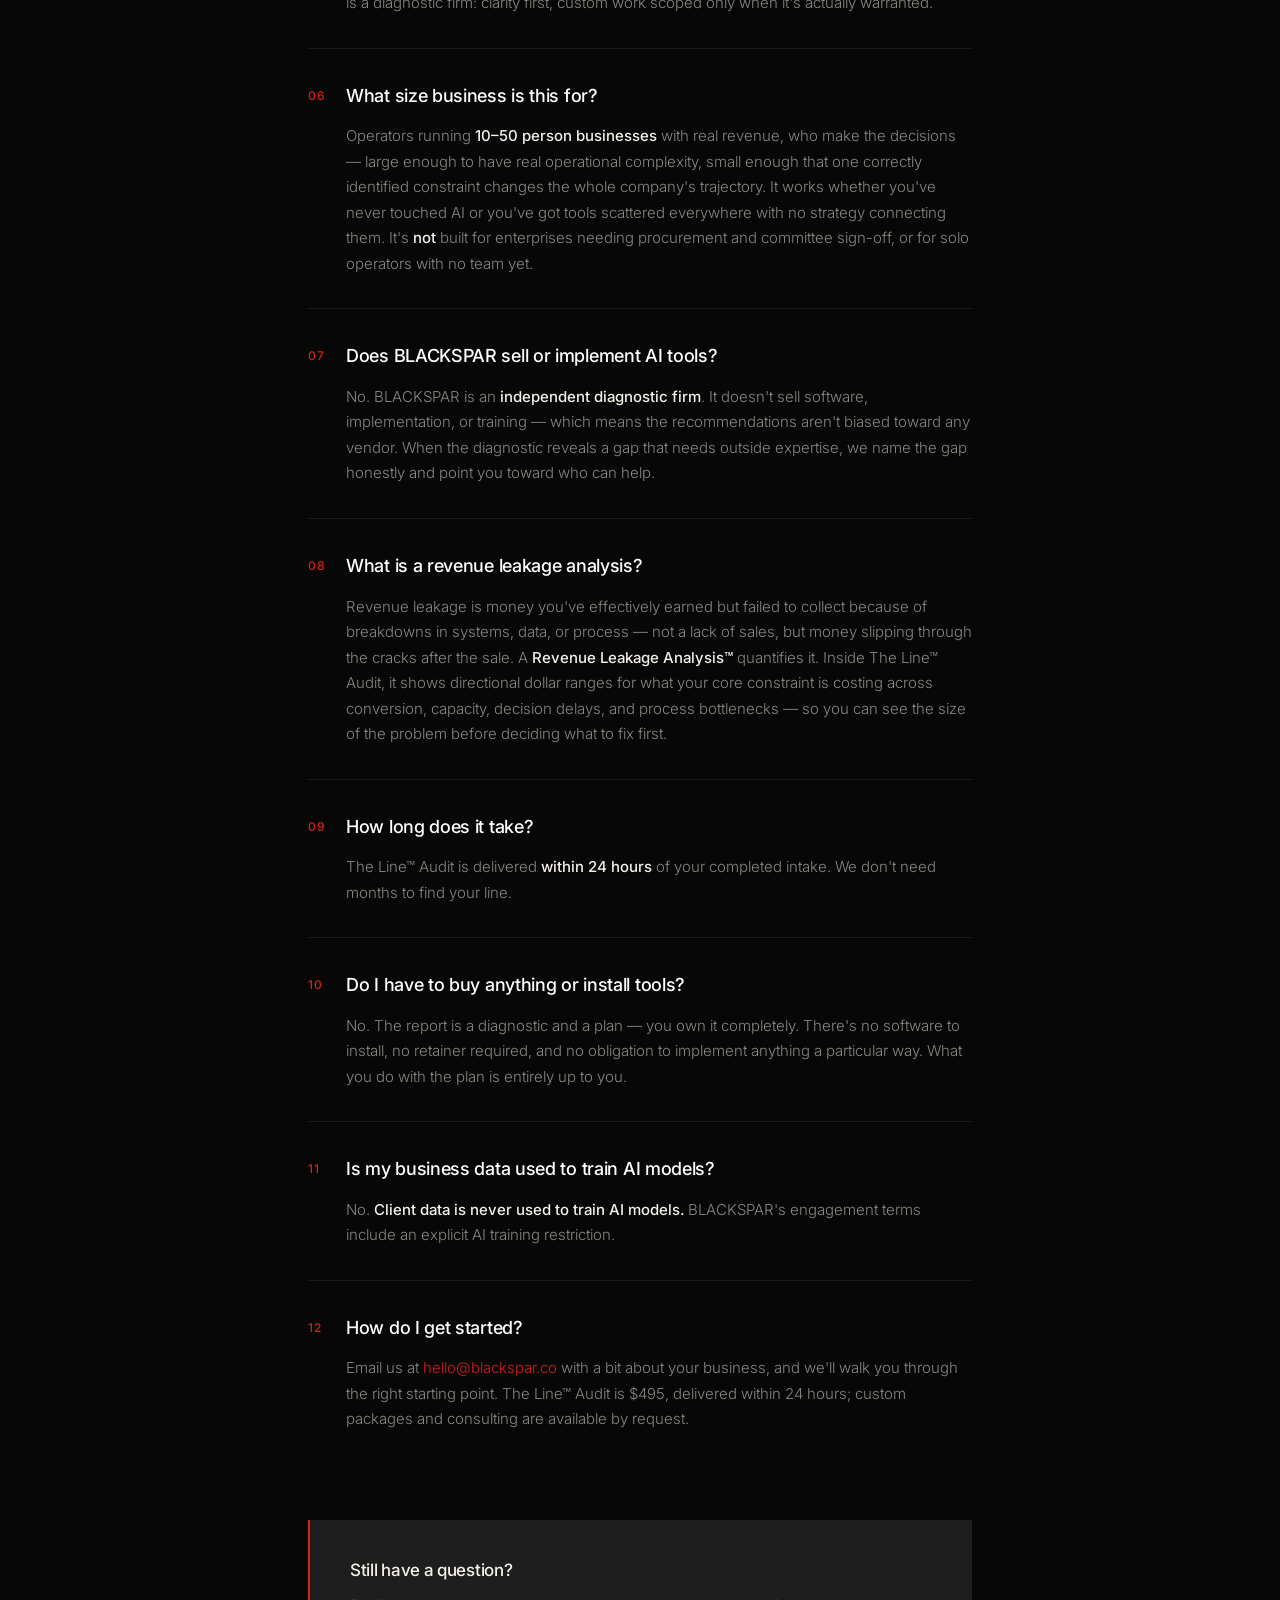
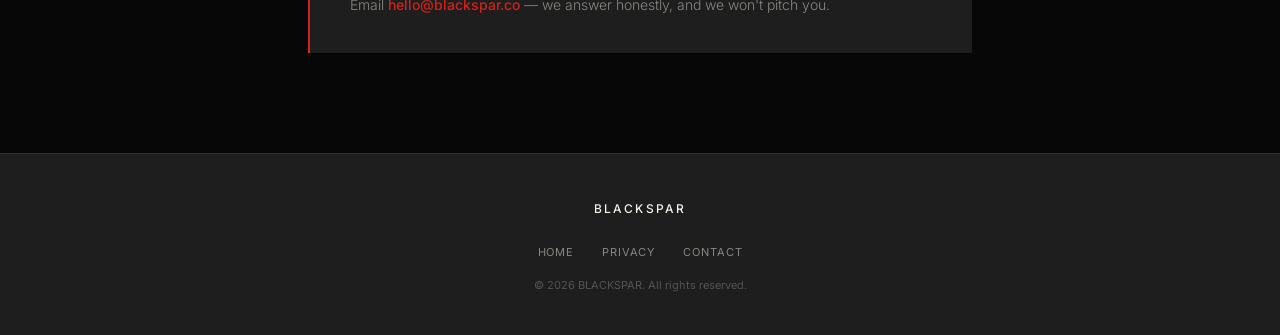
<file: faq.html>
<!DOCTYPE html>
<html lang="en">
<head>
<meta charset="UTF-8"/>
<meta name="viewport" content="width=device-width, initial-scale=1.0"/>
<title>FAQ — BLACKSPAR | Business Diagnostics in San Diego</title>
<meta name="description" content="Answers about the BLACKSPAR business constraint diagnostic: what it is, what it costs ($495), how fast it's delivered (24 hours), and who it's for (10–50 person businesses in San Diego and nationwide)."/>
<link rel="canonical" href="https://blackspar.co/faq.html"/>
<link rel="preconnect" href="https://fonts.googleapis.com"/>
<link rel="preconnect" href="https://fonts.gstatic.com" crossorigin/>
<link href="https://fonts.googleapis.com/css2?family=Manrope:wght@200;300;400&family=Inter:wght@300;400;500;600&display=swap" rel="stylesheet"/>
<style>
:root { --blackout:#070707; --deep-surface:#1E1E1E; --red:#D32219; --bone:#F4F1E9; --gray:#888780; --rule:rgba(245,244,240,.08); }
*,*::before,*::after{box-sizing:border-box;margin:0;padding:0;}
html{scroll-behavior:smooth;font-size:16px;}
body{font-family:'Inter',system-ui,sans-serif;background:var(--blackout);color:var(--bone);-webkit-font-smoothing:antialiased;line-height:1.7;}
nav{position:fixed;top:0;left:0;right:0;z-index:200;height:60px;display:flex;align-items:center;justify-content:space-between;padding:0 48px;background:rgba(10,10,10,.95);backdrop-filter:blur(16px);border-bottom:1px solid var(--rule);}
.nav-logo{display:flex;flex-direction:column;gap:1px;text-decoration:none;line-height:1;}
.nav-logo-word{font-size:13px;font-weight:500;letter-spacing:.18em;text-transform:uppercase;color:var(--bone);}

.nav-back{font-size:11px;letter-spacing:.1em;text-transform:uppercase;color:var(--gray);text-decoration:none;transition:color .2s;}
.nav-back:hover{color:var(--bone);}
.wrap{max-width:760px;margin:0 auto;padding:140px 48px 100px;}
.page-label{font-size:10px;font-weight:500;letter-spacing:.2em;text-transform:uppercase;color:var(--red);margin-bottom:20px;display:flex;align-items:center;gap:12px;}
.page-label::before{content:'';width:24px;height:1px;background:var(--red);}
h1{font-size:clamp(32px,4vw,48px);font-weight:500;letter-spacing:-1px;line-height:1.1;color:#fff;margin-bottom:16px;}
.intro{font-size:15px;font-weight:300;color:var(--gray);margin-bottom:48px;max-width:560px;}
.faq-item{border-top:1px solid var(--rule);padding:32px 0;}
.faq-item:last-of-type{border-bottom:1px solid var(--rule);}
.faq-q{font-size:18px;font-weight:500;color:#fff;margin-bottom:12px;letter-spacing:-.3px;display:flex;gap:14px;align-items:flex-start;}
.faq-q-num{color:var(--red);font-size:12px;font-weight:500;letter-spacing:.1em;margin-top:5px;min-width:24px;}
.faq-a{font-size:15px;font-weight:300;color:var(--gray);padding-left:38px;}
.faq-a strong{color:var(--bone);font-weight:500;}
.faq-a a{color:var(--red);text-decoration:none;}
.faq-a a:hover{text-decoration:underline;}
.cta-strip{background:var(--deep-surface);border-left:2px solid var(--red);padding:36px 40px;margin-top:56px;}
.cta-strip-text{font-size:17px;font-weight:500;color:var(--bone);letter-spacing:-.3px;margin-bottom:8px;}
.cta-strip-sub{font-size:14px;font-weight:300;color:var(--gray);}
.cta-strip-sub a{color:var(--red);text-decoration:none;font-weight:500;}
footer{background:var(--deep-surface);padding:40px 48px;border-top:1px solid var(--rule);text-align:center;}
.footer-logo-word{font-size:12px;font-weight:500;letter-spacing:.18em;text-transform:uppercase;color:var(--bone);}

.footer-copy{font-size:11px;color:rgba(136,135,128,.5);margin-top:12px;}
.footer-links{margin-top:16px;}
.footer-links a{font-size:11px;letter-spacing:.08em;text-transform:uppercase;color:var(--gray);text-decoration:none;margin:0 12px;}
.footer-links a:hover{color:var(--bone);}
@media(max-width:600px){nav{padding:0 24px;}.wrap{padding:120px 24px 80px;}.faq-a{padding-left:0;}}
</style>

<!-- FAQPage structured data. Every Q&A below appears as visible text on this page. -->
<script type="application/ld+json">
{
  "@context": "https://schema.org",
  "@type": "FAQPage",
  "@id": "https://blackspar.co/faq.html#faq",
  "mainEntity": [
    {
      "@type": "Question",
      "name": "What is BLACKSPAR?",
      "acceptedAnswer": {
        "@type": "Answer",
        "text": "BLACKSPAR is a business diagnostic firm based in San Diego, CA that identifies a company's real operational constraint first, then shows exactly where AI creates leverage. It works with businesses of 10-50 employees. BLACKSPAR does not sell, build, or implement AI tools - it delivers an independent written diagnostic that names the single constraint limiting growth, quantifies what it's costing, and maps where AI would produce real return."
      }
    },
    {
      "@type": "Question",
      "name": "What is a business constraint diagnostic?",
      "acceptedAnswer": {
        "@type": "Answer",
        "text": "A business constraint diagnostic is a structured assessment that identifies the single operational bottleneck limiting a company's growth - before any money is spent on tools or solutions. The Line™ Audit identifies The Line (your core constraint), quantifies its cost through a Revenue Leakage Analysis, and maps where AI creates leverage through an AI Opportunity Architecture, with current state, future state, estimated outcome, difficulty, and recommended approach for each opportunity."
      }
    },
    {
      "@type": "Question",
      "name": "How do I know if AI will actually help my business?",
      "acceptedAnswer": {
        "@type": "Answer",
        "text": "You can't know until you know your real constraint. Most AI investments fail because they automate the wrong thing - adding AI to a broken process just automates the chaos. BLACKSPAR identifies the real problem first, then shows you exactly where AI creates leverage. If the real leverage isn't AI at all, the report says so plainly and points you toward what would actually help."
      }
    },
    {
      "@type": "Question",
      "name": "How much does an AI audit cost for a small business?",
      "acceptedAnswer": {
        "@type": "Answer",
        "text": "The Line™ Audit is $495 - a complete, automated business constraint diagnostic delivered within 24 hours. That includes The Line, the Constraint Map, the Revenue Leakage Analysis, the AI Opportunity Architecture, a risk assessment, and a 30/60/90 day plan. Custom packages and deeper consulting engagements are available by request and scoped directly after a short conversation."
      }
    },
    {
      "@type": "Question",
      "name": "AI consultant vs AI diagnostic - what's the difference?",
      "acceptedAnswer": {
        "@type": "Answer",
        "text": "An AI diagnostic is the test; an AI consultant is the treatment. A diagnostic is a fast, fixed-cost assessment that tells you where your real constraint is and whether you're ready for AI, before you spend on tools or implementation. A consultant is a longer, higher-cost engagement that builds and deploys the solution. For most 10-50 person companies, the smart move is to run the diagnostic first - it prevents you from hiring expensive implementation before your data and processes are clean enough to build on. BLACKSPAR is a diagnostic firm: it delivers the clarity first, and refers out or scopes custom work only when it's actually warranted."
      }
    },
    {
      "@type": "Question",
      "name": "What size business does BLACKSPAR work with?",
      "acceptedAnswer": {
        "@type": "Answer",
        "text": "BLACKSPAR works with businesses of 10-50 employees - large enough to have real operational complexity, small enough that one correctly identified constraint changes the trajectory of the whole company. It is not built for enterprises that need procurement, security review, or committee sign-off, or for solo operators with no team or workflows yet."
      }
    },
    {
      "@type": "Question",
      "name": "Does BLACKSPAR sell or implement AI tools?",
      "acceptedAnswer": {
        "@type": "Answer",
        "text": "No. BLACKSPAR is an independent diagnostic firm. It does not sell software, implementation, or training, which means its recommendations aren't biased toward any vendor. When a diagnostic reveals a gap that needs outside expertise, BLACKSPAR names the gap honestly and points you toward who can help."
      }
    },
    {
      "@type": "Question",
      "name": "What is a revenue leakage analysis?",
      "acceptedAnswer": {
        "@type": "Answer",
        "text": "Revenue leakage is money you've effectively earned but failed to collect because of breakdowns in systems, data, or process - not a lack of sales, but money slipping through the cracks after the sale. A Revenue Leakage Analysis quantifies it. Inside The Line™ Audit, it shows directional dollar ranges for what your core constraint is costing across conversion, capacity, decision delays, and process bottlenecks - so you can see the size of the problem before deciding what to fix first."
      }
    },
    {
      "@type": "Question",
      "name": "How fast is the turnaround?",
      "acceptedAnswer": {
        "@type": "Answer",
        "text": "The Line™ Audit is delivered within 24 hours of your completed intake."
      }
    },
    {
      "@type": "Question",
      "name": "Do I have to buy anything or install tools?",
      "acceptedAnswer": {
        "@type": "Answer",
        "text": "No. The Line™ Audit is a diagnostic and a plan - you own it completely. There is no software to install, no retainer required, and no obligation to implement anything a particular way. What you do with the plan is entirely up to you."
      }
    },
    {
      "@type": "Question",
      "name": "Is my business data used to train AI models?",
      "acceptedAnswer": {
        "@type": "Answer",
        "text": "No. Client data is never used to train AI models. BLACKSPAR's engagement terms include an explicit AI training restriction."
      }
    },
    {
      "@type": "Question",
      "name": "How do I get started?",
      "acceptedAnswer": {
        "@type": "Answer",
        "text": "Email hello@blackspar.co with a bit about your business, and BLACKSPAR will walk you through the right starting point. The Line™ Audit is $495, delivered within 24 hours; custom packages and consulting are available by request."
      }
    }
  ]
}
</script>
</head>
<body>
<nav>
  <a class="nav-logo" href="index.html" aria-label="BLACKSPAR home">
    <span class="nav-logo-word">BLACKSPAR</span>
  </a>
  <a href="index.html" class="nav-back">← Back to site</a>
</nav>

<div class="wrap">
  <p class="page-label">FAQ</p>
  <h1>Questions, answered.</h1>
  <p class="intro">The things operators ask before they engage — plus the questions people type into AI when they're figuring out whether a diagnostic like this is worth it. If yours isn't here, just email us. We answer honestly.</p>

  <div class="faq-item">
    <div class="faq-q"><span class="faq-q-num">01</span><span>What is BLACKSPAR?</span></div>
    <p class="faq-a"><strong>BLACKSPAR is a business diagnostic firm based in San Diego, CA</strong> that identifies a company's real operational constraint first, then shows exactly where AI creates leverage. It works with businesses of 10–50 employees. BLACKSPAR doesn't sell, build, or implement AI tools — it delivers an independent written diagnostic that names the single constraint limiting growth, quantifies what it's costing, and maps where AI would actually produce return.</p>
  </div>

  <div class="faq-item">
    <div class="faq-q"><span class="faq-q-num">02</span><span>What is a business constraint diagnostic?</span></div>
    <p class="faq-a">It's a structured assessment that identifies the single operational bottleneck limiting your growth — <strong>before</strong> any money is spent on tools or solutions. The Line™ Audit identifies The Line™ (your core constraint), quantifies its cost through a Revenue Leakage Analysis™, and maps where AI creates leverage through an AI Opportunity Architecture™ — with current state, future state, estimated outcome, difficulty, and recommended approach for each opportunity.</p>
  </div>

  <div class="faq-item">
    <div class="faq-q"><span class="faq-q-num">03</span><span>How do I know if AI will actually help my business?</span></div>
    <p class="faq-a">You can't know until you know your real constraint. Most AI investments fail because they automate the wrong thing — adding AI to a broken process just automates the chaos. <strong>BLACKSPAR identifies the real problem first, then shows you exactly where AI creates leverage.</strong> And if the real leverage isn't AI at all, the report says so plainly and points you toward what would actually help.</p>
  </div>

  <div class="faq-item">
    <div class="faq-q"><span class="faq-q-num">04</span><span>How much does it cost?</span></div>
    <p class="faq-a">The Line™ Audit is <strong>$495</strong> — a complete, automated business constraint diagnostic delivered <strong>within 24 hours</strong>. That includes The Line™, the Constraint Map™, the Revenue Leakage Analysis™, the AI Opportunity Architecture™, a risk assessment, and a 30/60/90 day plan. Custom packages and deeper consulting engagements are <strong>available by request</strong> and scoped directly after a short conversation.</p>
  </div>

  <div class="faq-item">
    <div class="faq-q"><span class="faq-q-num">05</span><span>AI consultant vs. AI diagnostic — what's the difference?</span></div>
    <p class="faq-a">An AI diagnostic is the test; an AI consultant is the treatment. A diagnostic is a fast, fixed-cost assessment that tells you where your real constraint is and whether you're ready for AI — before you spend on tools or implementation. A consultant is a longer, higher-cost engagement that builds and deploys the solution. For most 10–50 person companies, the smart move is to <strong>run the diagnostic first</strong> — it stops you from hiring expensive implementation before your data and processes are clean enough to build on. BLACKSPAR is a diagnostic firm: clarity first, custom work scoped only when it's actually warranted.</p>
  </div>

  <div class="faq-item">
    <div class="faq-q"><span class="faq-q-num">06</span><span>What size business is this for?</span></div>
    <p class="faq-a">Operators running <strong>10–50 person businesses</strong> with real revenue, who make the decisions — large enough to have real operational complexity, small enough that one correctly identified constraint changes the whole company's trajectory. It works whether you've never touched AI or you've got tools scattered everywhere with no strategy connecting them. It's <strong>not</strong> built for enterprises needing procurement and committee sign-off, or for solo operators with no team yet.</p>
  </div>

  <div class="faq-item">
    <div class="faq-q"><span class="faq-q-num">07</span><span>Does BLACKSPAR sell or implement AI tools?</span></div>
    <p class="faq-a">No. BLACKSPAR is an <strong>independent diagnostic firm</strong>. It doesn't sell software, implementation, or training — which means the recommendations aren't biased toward any vendor. When the diagnostic reveals a gap that needs outside expertise, we name the gap honestly and point you toward who can help.</p>
  </div>

  <div class="faq-item">
    <div class="faq-q"><span class="faq-q-num">08</span><span>What is a revenue leakage analysis?</span></div>
    <p class="faq-a">Revenue leakage is money you've effectively earned but failed to collect because of breakdowns in systems, data, or process — not a lack of sales, but money slipping through the cracks after the sale. A <strong>Revenue Leakage Analysis™</strong> quantifies it. Inside The Line™ Audit, it shows directional dollar ranges for what your core constraint is costing across conversion, capacity, decision delays, and process bottlenecks — so you can see the size of the problem before deciding what to fix first.</p>
  </div>

  <div class="faq-item">
    <div class="faq-q"><span class="faq-q-num">09</span><span>How long does it take?</span></div>
    <p class="faq-a">The Line™ Audit is delivered <strong>within 24 hours</strong> of your completed intake. We don't need months to find your line.</p>
  </div>

  <div class="faq-item">
    <div class="faq-q"><span class="faq-q-num">10</span><span>Do I have to buy anything or install tools?</span></div>
    <p class="faq-a">No. The report is a diagnostic and a plan — you own it completely. There's no software to install, no retainer required, and no obligation to implement anything a particular way. What you do with the plan is entirely up to you.</p>
  </div>

  <div class="faq-item">
    <div class="faq-q"><span class="faq-q-num">11</span><span>Is my business data used to train AI models?</span></div>
    <p class="faq-a">No. <strong>Client data is never used to train AI models.</strong> BLACKSPAR's engagement terms include an explicit AI training restriction.</p>
  </div>

  <div class="faq-item">
    <div class="faq-q"><span class="faq-q-num">12</span><span>How do I get started?</span></div>
    <p class="faq-a">Email us at <a href="mailto:hello@blackspar.co">hello@blackspar.co</a> with a bit about your business, and we'll walk you through the right starting point. The Line™ Audit is $495, delivered within 24 hours; custom packages and consulting are available by request.</p>
  </div>

  <div class="cta-strip">
    <p class="cta-strip-text">Still have a question?</p>
    <p class="cta-strip-sub">Email <a href="mailto:hello@blackspar.co">hello@blackspar.co</a> — we answer honestly, and we won't pitch you.</p>
  </div>
</div>

<footer>
  <span class="footer-logo-word">BLACKSPAR</span> 
  <div class="footer-links">
    <a href="index.html">Home</a>
    <a href="privacy.html">Privacy</a>
    <a href="mailto:hello@blackspar.co">Contact</a>
  </div>
  <p class="footer-copy">© 2026 BLACKSPAR. All rights reserved.</p>
</footer>
</body>
</html>
</file>
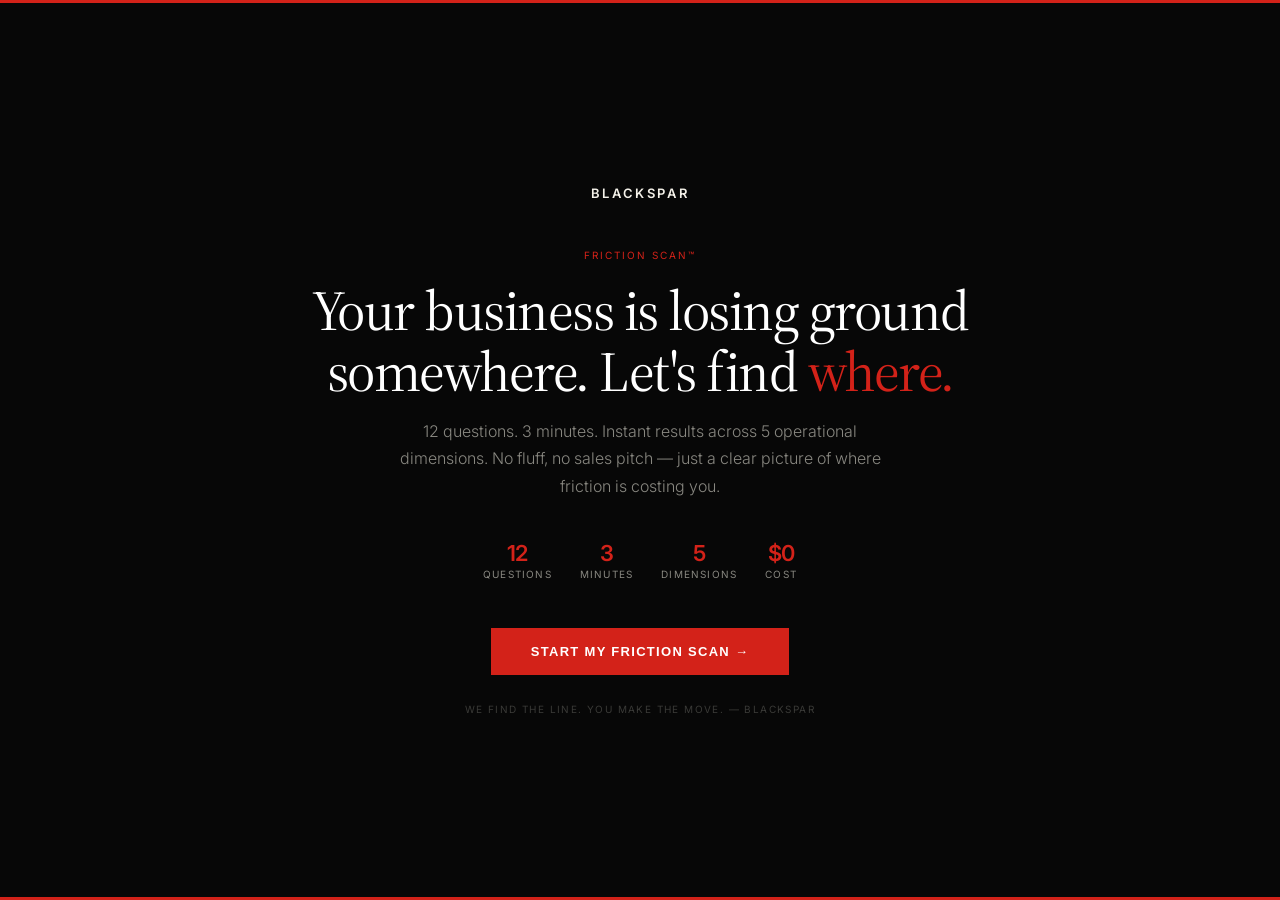
<file: friction-scan.html>
<!DOCTYPE html>
<html lang="en">
<head>
<meta charset="UTF-8"/>
<meta name="viewport" content="width=device-width, initial-scale=1.0"/>
<title>BLACKSPAR Friction Scan™ — Find Where Your Business Is Losing Ground</title>
<link rel="preconnect" href="https://fonts.googleapis.com"/>
<link rel="preconnect" href="https://fonts.gstatic.com" crossorigin/>
<link href="https://fonts.googleapis.com/css2?family=Manrope:wght@200;300;400&family=Inter:wght@300;400;500;600&family=Source+Serif+4:opsz,wght@8..60,300;8..60,400;8..60,500&display=swap" rel="stylesheet"/>
<style>
:root{
  --black:#070707;--red:#D32219;--bone:#F4F1E9;--paper:#FAFAF8;
  --ink:#1A1A18;--soft:#5A5955;--gray:#888780;--rule:rgba(10,10,10,.1);
  --people:#EDEBE4;--peopleT:#3A3934;
  --process:#FAE8E5;--processT:#A32000;
  --tech:#FDF3E7;--techT:#7A4400;
  --data:#EAF4EE;--dataT:#14512A;
  --decisions:#F3EEF8;--decisionsT:#4A1A6C;
}
*,*::before,*::after{box-sizing:border-box;margin:0;padding:0;}
html{font-size:16px;scroll-behavior:smooth;}
body{font-family:'Inter',sans-serif;background:var(--paper);color:var(--ink);-webkit-font-smoothing:antialiased;min-height:100vh;}
.serif{font-family:'Source Serif 4',Georgia,serif;}

/* SCREENS */
.screen{display:none;min-height:100vh;}
.screen.active{display:flex;flex-direction:column;}

/* ── LANDING SCREEN ── */
#screen-landing{background:var(--black);align-items:center;justify-content:center;text-align:center;padding:60px 24px;position:relative;overflow:hidden;}
.landing-top-rule{position:absolute;top:0;left:0;right:0;height:3px;background:var(--red);}
.landing-bottom-rule{position:absolute;bottom:0;left:0;right:0;height:3px;background:var(--red);}
.landing-logo{margin-bottom:48px;}
.landing-logo-word{font-size:13px;font-weight:600;letter-spacing:.2em;text-transform:uppercase;color:var(--bone);}

.landing-eyebrow{font-size:10px;letter-spacing:.2em;text-transform:uppercase;color:var(--red);margin-bottom:20px;}
.landing-h1{font-size:clamp(32px,5vw,56px);font-weight:400;letter-spacing:-1.5px;line-height:1.08;color:#fff;margin-bottom:16px;}
.landing-h1 em{color:var(--red);font-style:normal;}
.landing-sub{font-size:16px;font-weight:300;color:var(--gray);line-height:1.7;max-width:520px;margin:0 auto 40px;}
.landing-meta{display:flex;gap:28px;justify-content:center;margin-bottom:48px;}
.landing-meta-item{text-align:center;}
.landing-meta-num{font-size:22px;font-weight:600;color:var(--red);letter-spacing:-1px;}
.landing-meta-label{font-size:10px;letter-spacing:.12em;text-transform:uppercase;color:var(--gray);margin-top:2px;}
.btn-start{background:var(--red);color:#fff;border:none;padding:16px 40px;font-size:13px;font-weight:600;letter-spacing:.1em;text-transform:uppercase;cursor:pointer;transition:opacity .2s;}
.btn-start:hover{opacity:.85;}
.landing-promise{margin-top:28px;font-size:10px;letter-spacing:.14em;text-transform:uppercase;color:rgba(136,135,128,.4);}

/* ── PROGRESS BAR ── */
.progress-bar-wrap{background:var(--black);padding:12px 24px;display:flex;align-items:center;gap:16px;position:sticky;top:0;z-index:100;}
.progress-label{font-size:9px;letter-spacing:.14em;text-transform:uppercase;color:var(--gray);white-space:nowrap;}
.progress-track{flex:1;height:3px;background:rgba(255,255,255,.1);}
.progress-fill{height:3px;background:var(--red);transition:width .4s ease;}
.progress-pct{font-size:11px;font-weight:600;color:var(--red);min-width:32px;text-align:right;}

/* ── QUESTION SCREEN ── */
#screen-questions{background:var(--paper);}
.q-section-header{padding:32px 24px 0;max-width:680px;margin:0 auto;width:100%;}
.q-section-eyebrow{font-size:9px;letter-spacing:.2em;text-transform:uppercase;color:var(--red);margin-bottom:6px;}
.q-section-title{font-size:22px;font-weight:400;letter-spacing:-.3px;color:var(--ink);}
.q-section-desc{font-size:13px;font-weight:300;color:var(--soft);line-height:1.65;margin-top:8px;}
.question-wrap{padding:24px;max-width:680px;margin:0 auto;width:100%;}
.question-card{background:#fff;border:1px solid var(--rule);padding:28px;margin-bottom:3px;position:relative;}
.question-card.answered{border-left:3px solid var(--red);}
.q-num{font-size:9px;letter-spacing:.14em;text-transform:uppercase;color:var(--gray);margin-bottom:8px;}
.q-text{font-size:15px;font-weight:400;color:var(--ink);line-height:1.5;margin-bottom:20px;}
.q-options{display:flex;flex-direction:column;gap:8px;}
.q-option{display:flex;align-items:center;gap:12px;padding:12px 16px;border:1px solid var(--rule);cursor:pointer;transition:all .15s;background:var(--paper);}
.q-option:hover{border-color:var(--red);background:rgba(211,34,25,.03);}
.q-option.selected{border-color:var(--red);background:rgba(211,34,25,.06);}
.q-option-dot{width:16px;height:16px;border-radius:50%;border:2px solid var(--gray);flex-shrink:0;transition:all .15s;position:relative;}
.q-option.selected .q-option-dot{border-color:var(--red);background:var(--red);}
.q-option.selected .q-option-dot::after{content:'';position:absolute;top:50%;left:50%;transform:translate(-50%,-50%);width:6px;height:6px;border-radius:50%;background:#fff;}
.q-option-text{font-size:13px;font-weight:300;color:var(--soft);}
.q-option.selected .q-option-text{color:var(--ink);font-weight:400;}

/* Scale options */
.q-scale{display:flex;gap:6px;align-items:center;}
.scale-label-left{font-size:10px;color:var(--gray);white-space:nowrap;flex-shrink:0;}
.scale-label-right{font-size:10px;color:var(--gray);white-space:nowrap;flex-shrink:0;}
.scale-options{display:flex;gap:6px;flex:1;justify-content:center;}
.scale-btn{width:44px;height:44px;border:1px solid var(--rule);background:var(--paper);cursor:pointer;font-size:13px;font-weight:500;color:var(--soft);transition:all .15s;display:flex;align-items:center;justify-content:center;}
.scale-btn:hover{border-color:var(--red);color:var(--red);}
.scale-btn.selected{background:var(--red);border-color:var(--red);color:#fff;}

.q-nav{display:flex;gap:12px;padding:16px 24px 32px;max-width:680px;margin:0 auto;width:100%;}
.btn-prev{background:none;border:1px solid var(--rule);padding:12px 24px;font-size:12px;font-weight:500;letter-spacing:.08em;text-transform:uppercase;color:var(--soft);cursor:pointer;transition:all .2s;}
.btn-prev:hover{border-color:var(--ink);color:var(--ink);}
.btn-next{background:var(--black);border:none;padding:12px 32px;font-size:12px;font-weight:600;letter-spacing:.1em;text-transform:uppercase;color:#fff;cursor:pointer;transition:opacity .2s;flex:1;}
.btn-next:hover{opacity:.8;}
.btn-next:disabled{opacity:.3;cursor:not-allowed;}

/* ── EMAIL GATE SCREEN ── */
#screen-gate{background:var(--black);align-items:center;justify-content:center;padding:60px 24px;text-align:center;}
.gate-eyebrow{font-size:10px;letter-spacing:.2em;text-transform:uppercase;color:var(--red);margin-bottom:16px;}
.gate-h{font-size:clamp(24px,4vw,40px);font-weight:400;color:#fff;letter-spacing:-.5px;line-height:1.15;margin-bottom:12px;}
.gate-h em{color:var(--red);font-style:normal;}
.gate-sub{font-size:14px;font-weight:300;color:var(--gray);line-height:1.7;max-width:480px;margin:0 auto 36px;}
.gate-preview{display:flex;gap:3px;justify-content:center;margin-bottom:36px;flex-wrap:wrap;}
.gate-preview-item{padding:8px 16px;font-size:10px;letter-spacing:.1em;text-transform:uppercase;font-weight:600;}
.gate-form{display:flex;flex-direction:column;gap:12px;max-width:380px;margin:0 auto;}
.gate-input{padding:14px 16px;font-size:14px;border:1px solid rgba(255,255,255,.15);background:rgba(255,255,255,.05);color:#fff;outline:none;font-family:inherit;transition:border-color .2s;}
.gate-input::placeholder{color:rgba(136,135,128,.5);}
.gate-input:focus{border-color:var(--red);}
.btn-gate{background:var(--red);color:#fff;border:none;padding:16px;font-size:12px;font-weight:600;letter-spacing:.1em;text-transform:uppercase;cursor:pointer;transition:opacity .2s;}
.btn-gate:hover{opacity:.85;}
.gate-note{font-size:10px;color:rgba(136,135,128,.4);margin-top:8px;}

/* ── RESULTS SCREEN ── */
#screen-results{background:var(--paper);}
.results-header{background:var(--black);padding:48px 24px;text-align:center;}
.results-eyebrow{font-size:10px;letter-spacing:.2em;text-transform:uppercase;color:var(--red);margin-bottom:16px;}
.results-h{font-size:clamp(24px,4vw,40px);font-weight:400;color:#fff;letter-spacing:-.5px;line-height:1.15;margin-bottom:8px;}
.results-sub{font-size:14px;font-weight:300;color:var(--gray);margin-top:8px;}

/* Overall friction score */
.overall-score-wrap{max-width:680px;margin:0 auto;padding:32px 24px 0;}
.overall-card{background:#fff;border:1px solid var(--rule);padding:28px;display:grid;grid-template-columns:auto 1fr;gap:24px;align-items:center;}
.overall-score-circle{width:88px;height:88px;border-radius:50%;display:flex;align-items:center;justify-content:center;flex-shrink:0;position:relative;}
.overall-score-num{font-size:28px;font-weight:700;line-height:1;}
.overall-score-label{font-size:8px;letter-spacing:.1em;text-transform:uppercase;margin-top:2px;text-align:center;}
.overall-right{}
.overall-title{font-size:16px;font-weight:500;color:var(--ink);margin-bottom:6px;}
.overall-desc{font-size:13px;font-weight:300;color:var(--soft);line-height:1.65;}

/* Category scores */
.categories-wrap{max-width:680px;margin:0 auto;padding:16px 24px;}
.categories-title{font-size:10px;letter-spacing:.16em;text-transform:uppercase;color:var(--gray);margin-bottom:12px;}
.category-card{padding:20px;margin-bottom:3px;display:grid;grid-template-columns:120px 1fr auto;gap:16px;align-items:center;}
.cat-name{font-size:12px;font-weight:600;letter-spacing:.04em;text-transform:uppercase;}
.cat-bar-wrap{height:6px;background:rgba(10,10,10,.08);border-radius:0;}
.cat-bar{height:6px;border-radius:0;transition:width 1.2s ease;}
.cat-score{font-size:16px;font-weight:700;min-width:40px;text-align:right;}

/* Insights */
.insights-wrap{max-width:680px;margin:0 auto;padding:0 24px 24px;}
.insights-title{font-size:10px;letter-spacing:.16em;text-transform:uppercase;color:var(--gray);margin-bottom:12px;}
.insight-card{padding:18px 20px;margin-bottom:3px;border-left:3px solid var(--red);}
.insight-label{font-size:9px;letter-spacing:.12em;text-transform:uppercase;color:var(--red);margin-bottom:6px;}
.insight-text{font-size:13px;font-weight:300;color:var(--soft);line-height:1.65;}
.insight-text strong{font-weight:500;color:var(--ink);}

/* CTA */
.results-cta{background:var(--black);padding:48px 24px;text-align:center;margin-top:16px;}
.cta-eyebrow{font-size:10px;letter-spacing:.2em;text-transform:uppercase;color:var(--red);margin-bottom:16px;}
.cta-h{font-size:clamp(22px,3.5vw,36px);font-weight:400;color:#fff;letter-spacing:-.4px;line-height:1.2;margin-bottom:12px;}
.cta-sub{font-size:14px;font-weight:300;color:var(--gray);line-height:1.7;max-width:480px;margin:0 auto 32px;}
.cta-options{display:flex;gap:12px;justify-content:center;flex-wrap:wrap;}
.btn-cta-primary{background:var(--red);color:#fff;border:none;padding:16px 36px;font-size:12px;font-weight:600;letter-spacing:.1em;text-transform:uppercase;cursor:pointer;text-decoration:none;display:inline-block;}
.btn-cta-secondary{background:none;color:var(--bone);border:1px solid rgba(255,255,255,.2);padding:16px 36px;font-size:12px;font-weight:500;letter-spacing:.1em;text-transform:uppercase;cursor:pointer;text-decoration:none;display:inline-block;transition:border-color .2s;}
.btn-cta-secondary:hover{border-color:rgba(255,255,255,.5);}
.results-footer{padding:20px 24px;text-align:center;font-size:10px;letter-spacing:.12em;text-transform:uppercase;color:rgba(136,135,128,.4);}

@media(max-width:600px){
  .landing-meta{flex-direction:column;gap:16px;}
  .overall-card{grid-template-columns:1fr;text-align:center;}
  .overall-score-circle{margin:0 auto;}
  .category-card{grid-template-columns:1fr auto;gap:8px;}
  .cat-bar-wrap{display:none;}
  .cta-options{flex-direction:column;align-items:center;}
}
</style>
</head>
<body>

<!-- ══ SCREEN 1: LANDING ══ -->
<div class="screen active" id="screen-landing">
  <div class="landing-top-rule"></div>
  <div class="landing-logo">
    <p class="landing-logo-word">BLACKSPAR</p>
    </div>
  <p class="landing-eyebrow">Friction Scan™</p>
  <h1 class="landing-h1 serif">Your business is losing ground<br/>somewhere. Let's find <em>where.</em></h1>
  <p class="landing-sub">12 questions. 3 minutes. Instant results across 5 operational dimensions. No fluff, no sales pitch — just a clear picture of where friction is costing you.</p>
  <div class="landing-meta">
    <div class="landing-meta-item"><p class="landing-meta-num">12</p><p class="landing-meta-label">Questions</p></div>
    <div class="landing-meta-item"><p class="landing-meta-num">3</p><p class="landing-meta-label">Minutes</p></div>
    <div class="landing-meta-item"><p class="landing-meta-num">5</p><p class="landing-meta-label">Dimensions</p></div>
    <div class="landing-meta-item"><p class="landing-meta-num">$0</p><p class="landing-meta-label">Cost</p></div>
  </div>
  <button class="btn-start" onclick="startScan()">Start My Friction Scan →</button>
  <p class="landing-promise">We find the line. You make the move. — BLACKSPAR</p>
  <div class="landing-bottom-rule"></div>
</div>

<!-- ══ SCREEN 2: QUESTIONS ══ -->
<div class="screen" id="screen-questions">
  <div class="progress-bar-wrap">
    <span class="progress-label">Friction Scan™</span>
    <div class="progress-track"><div class="progress-fill" id="progress-fill" style="width:0%"></div></div>
    <span class="progress-pct" id="progress-pct">0%</span>
  </div>
  <div id="question-container"></div>
  <div class="q-nav">
    <button class="btn-prev" id="btn-prev" onclick="prevQuestion()" style="display:none;">← Back</button>
    <button class="btn-next" id="btn-next" onclick="nextQuestion()" disabled>Continue →</button>
  </div>
</div>

<!-- ══ SCREEN 3: EMAIL GATE ══ -->
<div class="screen" id="screen-gate">
  <p class="gate-eyebrow">Friction Identified</p>
  <h2 class="gate-h serif">Your scores are ready.<br/>See <em>what they mean.</em></h2>
  <p class="gate-sub">Your Friction Scan is complete. Enter your email to unlock your full results — including which friction category is costing you the most and what to do about it.</p>
  <div class="gate-preview" id="gate-preview"></div>
  <div class="gate-form">
    <input class="gate-input" type="text" id="gate-name" placeholder="First name"/>
    <input class="gate-input" type="email" id="gate-email" placeholder="Work email address"/>
    <input class="gate-input" type="text" id="gate-company" placeholder="Company name"/>
    <button class="btn-gate" onclick="submitGate()">Show My Results →</button>
    <p class="gate-note">No spam. No sales calls. Just your results.</p>
  </div>
</div>

<!-- ══ SCREEN 4: RESULTS ══ -->
<div class="screen" id="screen-results">
  <div class="results-header">
    <p class="results-eyebrow">Friction Scan™ — Results</p>
    <h2 class="results-h serif" id="results-headline">Your Friction Report</h2>
    <p class="results-sub" id="results-sub"></p>
  </div>

  <div class="overall-score-wrap">
    <div class="overall-card">
      <div class="overall-score-circle" id="overall-circle">
        <div>
          <p class="overall-score-num" id="overall-num">0</p>
          <p class="overall-score-label">Friction</p>
        </div>
      </div>
      <div class="overall-right">
        <p class="overall-title" id="overall-title"></p>
        <p class="overall-desc" id="overall-desc"></p>
      </div>
    </div>
  </div>

  <div class="categories-wrap">
    <p class="categories-title">Friction by Dimension</p>
    <div id="category-cards"></div>
  </div>

  <div class="insights-wrap">
    <p class="insights-title">What This Means for Your Business</p>
    <div id="insight-cards"></div>
  </div>

  <div class="results-cta">
    <p class="cta-eyebrow">The Next Step</p>
    <h3 class="cta-h serif">Friction shows you <em>where.</em><br/>The Line™ Audit tells you <em>why.</em></h3>
    <p class="cta-sub">The Friction Scan surfaces where your business experiences drag. The Line™ Audit identifies the single root cause behind it — and what it's costing you in real dollars. Delivered in 24–72 hours.</p>
    <div class="cta-options">
      <a href="engagements.html" class="btn-cta-primary">Get the Full Audit →</a>
      <a href="index.html" class="btn-cta-secondary">Learn More</a>
    </div>
  </div>
  <div class="results-footer">BLACKSPAR · We find the line. You make the move.</div>
</div>

<script>
// ══ QUESTION DATA ══
const questions = [
  // PEOPLE (2 questions)
  {
    id: 'p1', category: 'people', section: 'People',
    sectionDesc: 'How your team structure and knowledge distribution affect growth.',
    text: 'If your top 1–2 people were unavailable for 30 days, how would the business perform?',
    type: 'scale',
    scaleLeft: 'Would stop completely',
    scaleRight: 'Would run fine',
    scores: [5,4,3,2,1] // 1=high friction, 5=low friction (inverted for display)
  },
  {
    id: 'p2', category: 'people', section: 'People',
    sectionDesc: 'How your team structure and knowledge distribution affect growth.',
    text: 'How much of your critical operational knowledge is documented vs. living in people\'s heads?',
    type: 'options',
    options: [
      {text: 'Almost all of it is in people\'s heads — nothing is documented', score: 5},
      {text: 'Most of it is in people\'s heads with minimal documentation', score: 4},
      {text: 'Some is documented, some isn\'t — inconsistent', score: 3},
      {text: 'Most is documented, some gaps remain', score: 2},
      {text: 'Well documented and accessible to the whole team', score: 1},
    ]
  },
  // PROCESS (3 questions)
  {
    id: 'pr1', category: 'process', section: 'Process',
    sectionDesc: 'How your core operational workflows affect speed and quality.',
    text: 'How often do the same operational problems come up repeatedly — issues you\'ve "solved" before?',
    type: 'scale',
    scaleLeft: 'Constantly — same issues weekly',
    scaleRight: 'Rarely — problems stay solved',
    scores: [5,4,3,2,1]
  },
  {
    id: 'pr2', category: 'process', section: 'Process',
    sectionDesc: 'How your core operational workflows affect speed and quality.',
    text: 'When a new employee joins, how long before they\'re fully productive without hand-holding?',
    type: 'options',
    options: [
      {text: '6+ months — it takes a very long time to get up to speed', score: 5},
      {text: '3–6 months — lots of informal knowledge transfer needed', score: 4},
      {text: '1–3 months — some structure but still a lot of shadowing', score: 3},
      {text: '2–4 weeks — decent process documentation exists', score: 2},
      {text: 'Under 2 weeks — clear processes and documentation', score: 1},
    ]
  },
  {
    id: 'pr3', category: 'process', section: 'Process',
    sectionDesc: 'How your core operational workflows affect speed and quality.',
    text: 'How would you describe the handoffs between your teams (e.g. sales → operations → delivery)?',
    type: 'options',
    options: [
      {text: 'Chaotic — things fall through the cracks regularly', score: 5},
      {text: 'Inconsistent — sometimes smooth, sometimes a mess', score: 4},
      {text: 'Functional but slow — lots of back-and-forth', score: 3},
      {text: 'Generally smooth with occasional friction', score: 2},
      {text: 'Clean and standardized — rarely causes delays', score: 1},
    ]
  },
  // TECHNOLOGY (2 questions)
  {
    id: 't1', category: 'technology', section: 'Technology',
    sectionDesc: 'How your tools and systems support or slow your operations.',
    text: 'How much manual data re-entry happens across your tools (e.g. copying info from one system to another)?',
    type: 'scale',
    scaleLeft: 'Constantly — multiple times daily',
    scaleRight: 'Almost never — systems talk to each other',
    scores: [5,4,3,2,1]
  },
  {
    id: 't2', category: 'technology', section: 'Technology',
    sectionDesc: 'How your tools and systems support or slow your operations.',
    text: 'How would you describe your business\'s relationship with its current tech stack?',
    type: 'options',
    options: [
      {text: 'Painful — tools don\'t work well together and create more work', score: 5},
      {text: 'Frustrating — we have tools but don\'t use them effectively', score: 4},
      {text: 'Neutral — tools do the job but we\'re not getting full value', score: 3},
      {text: 'Mostly good — a few integration gaps but manageable', score: 2},
      {text: 'Strong — systems are connected and working well', score: 1},
    ]
  },
  // DATA (2 questions)
  {
    id: 'd1', category: 'data', section: 'Data',
    sectionDesc: 'How visibility into your metrics affects decision speed and quality.',
    text: 'On Monday morning, how quickly can you answer: "What is our current pipeline, capacity, and margin?"',
    type: 'options',
    options: [
      {text: 'I can\'t — I don\'t have easy access to those numbers', score: 5},
      {text: 'It would take hours of manual work to compile', score: 4},
      {text: 'I could get it together by end of day with some digging', score: 3},
      {text: 'I could answer within an hour with some effort', score: 2},
      {text: 'Instantly — it\'s on a dashboard I check regularly', score: 1},
    ]
  },
  {
    id: 'd2', category: 'data', section: 'Data',
    sectionDesc: 'How visibility into your metrics affects decision speed and quality.',
    text: 'How often do you discover problems in your business after they\'ve already caused damage?',
    type: 'scale',
    scaleLeft: 'Often — we\'re always playing catch-up',
    scaleRight: 'Rarely — we spot issues early',
    scores: [5,4,3,2,1]
  },
  // DECISIONS (3 questions)
  {
    id: 'de1', category: 'decisions', section: 'Decisions',
    sectionDesc: 'How decision-making patterns affect your speed and competitive position.',
    text: 'How often do you revisit decisions that were already made?',
    type: 'scale',
    scaleLeft: 'Constantly — decisions rarely stick',
    scaleRight: 'Rarely — decisions are made and followed',
    scores: [5,4,3,2,1]
  },
  {
    id: 'de2', category: 'decisions', section: 'Decisions',
    sectionDesc: 'How decision-making patterns affect your speed and competitive position.',
    text: 'How many significant decisions require the founder or CEO to weigh in directly?',
    type: 'options',
    options: [
      {text: 'Almost all of them — I\'m in every significant decision', score: 5},
      {text: 'Most of them — my team can\'t move without me on anything important', score: 4},
      {text: 'About half — some things run without me, others don\'t', score: 3},
      {text: 'A minority — my team handles most things independently', score: 2},
      {text: 'Very few — my team is fully empowered to decide', score: 1},
    ]
  },
  {
    id: 'de3', category: 'decisions', section: 'Decisions',
    sectionDesc: 'How decision-making patterns affect your speed and competitive position.',
    text: 'When a time-sensitive opportunity appears, how quickly can your business respond?',
    type: 'scale',
    scaleLeft: 'Slowly — we often miss the window',
    scaleRight: 'Quickly — we move faster than competitors',
    scores: [5,4,3,2,1]
  },
];

const categoryConfig = {
  people:    {label:'People',    color:'var(--people)',    textColor:'var(--peopleT)',    bg:'#EDEBE4'},
  process:   {label:'Process',   color:'var(--process)',   textColor:'var(--processT)',   bg:'#FAE8E5'},
  technology:{label:'Technology',color:'var(--tech)',      textColor:'var(--techT)',      bg:'#FDF3E7'},
  data:      {label:'Data',      color:'var(--data)',      textColor:'var(--dataT)',      bg:'#EAF4EE'},
  decisions: {label:'Decisions', color:'var(--decisions)', textColor:'var(--decisionsT)',bg:'#F3EEF8'},
};

let currentQ = 0;
let answers = {};
let userName = '';

function startScan() {
  showScreen('screen-questions');
  renderQuestion(0);
}

function showScreen(id) {
  document.querySelectorAll('.screen').forEach(s => s.classList.remove('active'));
  document.getElementById(id).classList.add('active');
  window.scrollTo(0,0);
}

function renderQuestion(idx) {
  const q = questions[idx];
  const prevQ = idx > 0 ? questions[idx-1] : null;
  const showSection = !prevQ || prevQ.section !== q.section;

  // Progress
  const pct = Math.round((idx / questions.length) * 100);
  document.getElementById('progress-fill').style.width = pct + '%';
  document.getElementById('progress-pct').textContent = pct + '%';
  document.getElementById('btn-prev').style.display = idx > 0 ? 'block' : 'none';
  document.getElementById('btn-next').disabled = !answers[q.id];

  let html = '';
  if (showSection) {
    html += `<div class="q-section-header">
      <p class="q-section-eyebrow">${q.section} Friction</p>
      <h2 class="q-section-title">${q.section}</h2>
      <p class="q-section-desc">${q.sectionDesc}</p>
    </div>`;
  }

  html += `<div class="question-wrap"><div class="question-card ${answers[q.id] ? 'answered' : ''}" id="qcard-${q.id}">
    <p class="q-num">Question ${idx + 1} of ${questions.length}</p>
    <p class="q-text">${q.text}</p>`;

  if (q.type === 'options') {
    html += `<div class="q-options">`;
    q.options.forEach((opt, i) => {
      const sel = answers[q.id] === opt.score ? 'selected' : '';
      html += `<div class="q-option ${sel}" onclick="selectOption('${q.id}', ${opt.score}, this)">
        <div class="q-option-dot"></div>
        <span class="q-option-text">${opt.text}</span>
      </div>`;
    });
    html += `</div>`;
  } else if (q.type === 'scale') {
    html += `<div class="q-scale">
      <span class="scale-label-left">${q.scaleLeft}</span>
      <div class="scale-options">`;
    for (let i = 0; i < 5; i++) {
      const val = q.scores[i];
      const sel = answers[q.id] === val ? 'selected' : '';
      html += `<button class="scale-btn ${sel}" onclick="selectScale('${q.id}', ${val}, this)">${i+1}</button>`;
    }
    html += `</div><span class="scale-label-right">${q.scaleRight}</span></div>`;
  }

  html += `</div></div>`;
  document.getElementById('question-container').innerHTML = html;
}

function selectOption(qid, score, el) {
  answers[qid] = score;
  document.querySelectorAll('.q-option').forEach(o => o.classList.remove('selected'));
  el.classList.add('selected');
  document.getElementById(`qcard-${qid}`).classList.add('answered');
  document.getElementById('btn-next').disabled = false;
  setTimeout(() => nextQuestion(), 400);
}

function selectScale(qid, score, el) {
  answers[qid] = score;
  document.querySelectorAll('.scale-btn').forEach(b => b.classList.remove('selected'));
  el.classList.add('selected');
  document.getElementById(`qcard-${qid}`).classList.add('answered');
  document.getElementById('btn-next').disabled = false;
}

function nextQuestion() {
  if (!answers[questions[currentQ].id]) return;
  if (currentQ < questions.length - 1) {
    currentQ++;
    renderQuestion(currentQ);
    window.scrollTo(0,0);
  } else {
    showGate();
  }
}

function prevQuestion() {
  if (currentQ > 0) {
    currentQ--;
    renderQuestion(currentQ);
    window.scrollTo(0,0);
  }
}

function showGate() {
  // Calculate category scores for preview (blurred)
  const cats = Object.keys(categoryConfig);
  let previewHTML = '';
  cats.forEach(cat => {
    const cfg = categoryConfig[cat];
    const catQs = questions.filter(q => q.category === cat);
    const total = catQs.reduce((sum, q) => sum + (answers[q.id] || 3), 0);
    const max = catQs.length * 5;
    const pct = Math.round((total / max) * 100);
    const level = pct > 65 ? 'High' : pct > 35 ? 'Moderate' : 'Low';
    previewHTML += `<div class="gate-preview-item" style="background:${cfg.bg};color:${cfg.textColor};">${cfg.label}: ${level} Friction</div>`;
  });
  document.getElementById('gate-preview').innerHTML = previewHTML;
  showScreen('screen-gate');
}

function submitGate() {
  const name = document.getElementById('gate-name').value.trim();
  const email = document.getElementById('gate-email').value.trim();
  const company = document.getElementById('gate-company').value.trim();
  if (!email || !email.includes('@')) {
    document.getElementById('gate-email').style.borderColor = 'var(--red)';
    document.getElementById('gate-email').placeholder = 'Please enter a valid email';
    return;
  }
  userName = name || 'there';

  // Send to Formspree
  fetch('https://formspree.io/f/xojzryyy', {
    method: 'POST',
    headers: {'Content-Type': 'application/json', 'Accept': 'application/json'},
    body: JSON.stringify({
      _subject: 'New Friction Scan Lead — ' + (company || 'Unknown Company'),
      name, email, company,
      answers: JSON.stringify(answers),
      source: 'Friction Scan™'
    })
  }).catch(() => {});

  showResults();
}

function showResults() {
  // Calculate scores
  const catScores = {};
  const cats = Object.keys(categoryConfig);
  cats.forEach(cat => {
    const catQs = questions.filter(q => q.category === cat);
    const total = catQs.reduce((sum, q) => sum + (answers[q.id] || 3), 0);
    const max = catQs.length * 5;
    catScores[cat] = Math.round((total / max) * 100);
  });

  const allScores = Object.values(catScores);
  const overallScore = Math.round(allScores.reduce((a,b) => a+b, 0) / allScores.length);
  const highestCat = cats.reduce((a, b) => catScores[a] > catScores[b] ? a : b);
  const lowestCat = cats.reduce((a, b) => catScores[a] < catScores[b] ? a : b);

  // Overall assessment
  let overallTitle, overallDesc, circleColor, circleText;
  if (overallScore >= 70) {
    overallTitle = 'High Friction — Significant drag identified';
    overallDesc = `${userName ? userName + ', your' : 'Your'} business is experiencing significant friction across multiple operational dimensions. This level of friction is actively limiting revenue, burning leadership time, and slowing competitive response. The good news: friction this visible is fixable.`;
    circleColor = '#FAE8E5'; circleText = '#A32000';
  } else if (overallScore >= 45) {
    overallTitle = 'Moderate Friction — Targeted friction in key areas';
    overallDesc = `${userName ? userName + ', your' : 'Your'} business has identifiable friction in specific operational areas. You're functioning but leaving performance on the table. The friction points identified here are likely connected — one root cause is often behind multiple symptoms.`;
    circleColor = '#FDF3E7'; circleText = '#7A4400';
  } else {
    overallTitle = 'Lower Friction — Operational foundation is solid';
    overallDesc = `${userName ? userName + ', your' : 'Your'} business shows lower overall friction. Either your systems are genuinely working well, or the friction is concentrated in one area worth examining closely. Check your lowest-scoring dimension.`;
    circleColor = '#EAF4EE'; circleText = '#14512A';
  }

  // Render headline
  document.getElementById('results-headline').textContent = `${userName ? userName + '\'s' : 'Your'} Friction Scan Results`;
  document.getElementById('results-sub').textContent = 'Here is where your business is experiencing operational drag.';

  // Overall score circle
  const circle = document.getElementById('overall-circle');
  circle.style.background = circleColor;
  document.getElementById('overall-num').style.color = circleText;
  document.getElementById('overall-num').textContent = overallScore + '%';
  document.getElementById('overall-title').textContent = overallTitle;
  document.getElementById('overall-desc').textContent = overallDesc;

  // Category cards
  let catHTML = '';
  const sortedCats = [...cats].sort((a,b) => catScores[b] - catScores[a]);
  sortedCats.forEach(cat => {
    const cfg = categoryConfig[cat];
    const score = catScores[cat];
    const level = score >= 70 ? 'High' : score >= 45 ? 'Moderate' : 'Low';
    catHTML += `<div class="category-card" style="background:${cfg.bg};">
      <p class="cat-name" style="color:${cfg.textColor};">${cfg.label}</p>
      <div class="cat-bar-wrap"><div class="cat-bar" data-width="${score}" style="width:0%;background:${cfg.textColor};"></div></div>
      <p class="cat-score" style="color:${cfg.textColor};">${level}</p>
    </div>`;
  });
  document.getElementById('category-cards').innerHTML = catHTML;

  // Generate insights
  const insights = generateInsights(catScores, highestCat, lowestCat, overallScore);
  let insightHTML = '';
  insights.forEach(ins => {
    insightHTML += `<div class="insight-card" style="background:#fff;">
      <p class="insight-label">${ins.label}</p>
      <p class="insight-text">${ins.text}</p>
    </div>`;
  });
  document.getElementById('insight-cards').innerHTML = insightHTML;

  showScreen('screen-results');

  // Animate bars
  setTimeout(() => {
    document.querySelectorAll('.cat-bar[data-width]').forEach(bar => {
      bar.style.width = bar.getAttribute('data-width') + '%';
    });
  }, 200);
}

function generateInsights(catScores, highestCat, lowestCat, overallScore) {
  const insights = [];
  const cfg = categoryConfig[highestCat];

  const highestInsights = {
    people: {
      label: 'People & Knowledge Risk',
      text: '<strong>Your highest friction area is People.</strong> Critical knowledge and decision-making authority are concentrated in too few people. If a key person leaves or becomes unavailable, the business experiences significant disruption. This is one of the most common — and most dangerous — friction patterns in growing businesses.'
    },
    process: {
      label: 'Process Breakdown',
      text: '<strong>Your highest friction area is Process.</strong> Your core workflows are inconsistent, undocumented, or creating bottlenecks between teams. This is often the root cause behind slow delivery, recurring problems, and difficulty scaling — because processes that work at $1M often break at $3M.'
    },
    technology: {
      label: 'Technology Friction',
      text: '<strong>Your highest friction area is Technology.</strong> Your tools are creating work instead of eliminating it. Manual data re-entry, disconnected systems, and underutilized software are burning time across your team daily. This friction compounds — every manual workaround is time not spent on revenue-generating activity.'
    },
    data: {
      label: 'Visibility Gap',
      text: '<strong>Your highest friction area is Data.</strong> You are making decisions without the information you need — or discovering problems after they\'ve already caused damage. Lagging visibility is one of the most expensive operational patterns because it turns preventable problems into crises.'
    },
    decisions: {
      label: 'Decision Bottleneck',
      text: '<strong>Your highest friction area is Decisions.</strong> The business cannot move at the speed it needs to because decisions are concentrated, revisited, or delayed. Every hour spent on decisions that should flow automatically is an hour not spent on growth.'
    },
  };

  insights.push(highestInsights[highestCat]);

  // Second insight: connection between top two friction areas
  insights.push({
    label: 'What This Pattern Usually Means',
    text: `Friction in ${categoryConfig[highestCat].label} and friction in ${categoryConfig[lowestCat].label} are rarely independent. In most 10–50 person businesses, high friction in one area creates drag in others — they are symptoms of a single underlying constraint. <strong>The Line™ Audit identifies that constraint precisely and quantifies what it's costing you in real dollars.</strong>`
  });

  // Third insight: what the friction scan cannot tell them
  insights.push({
    label: 'What the Friction Scan Can\'t Tell You',
    text: `The Friction Scan shows <strong>where</strong> your business is experiencing drag. It cannot tell you <strong>why</strong> — which single root cause is behind the friction pattern you're seeing. That's what The Line™ Audit does. Most operators who complete the audit discover that 3–4 friction areas trace back to one constraint they hadn't named yet.`
  });

  return insights;
}

// Handle keyboard navigation
document.addEventListener('keydown', e => {
  if (document.getElementById('screen-questions').classList.contains('active')) {
    if (e.key === 'Enter' && !document.getElementById('btn-next').disabled) nextQuestion();
  }
});
</script>
</body>
</html>
</file>
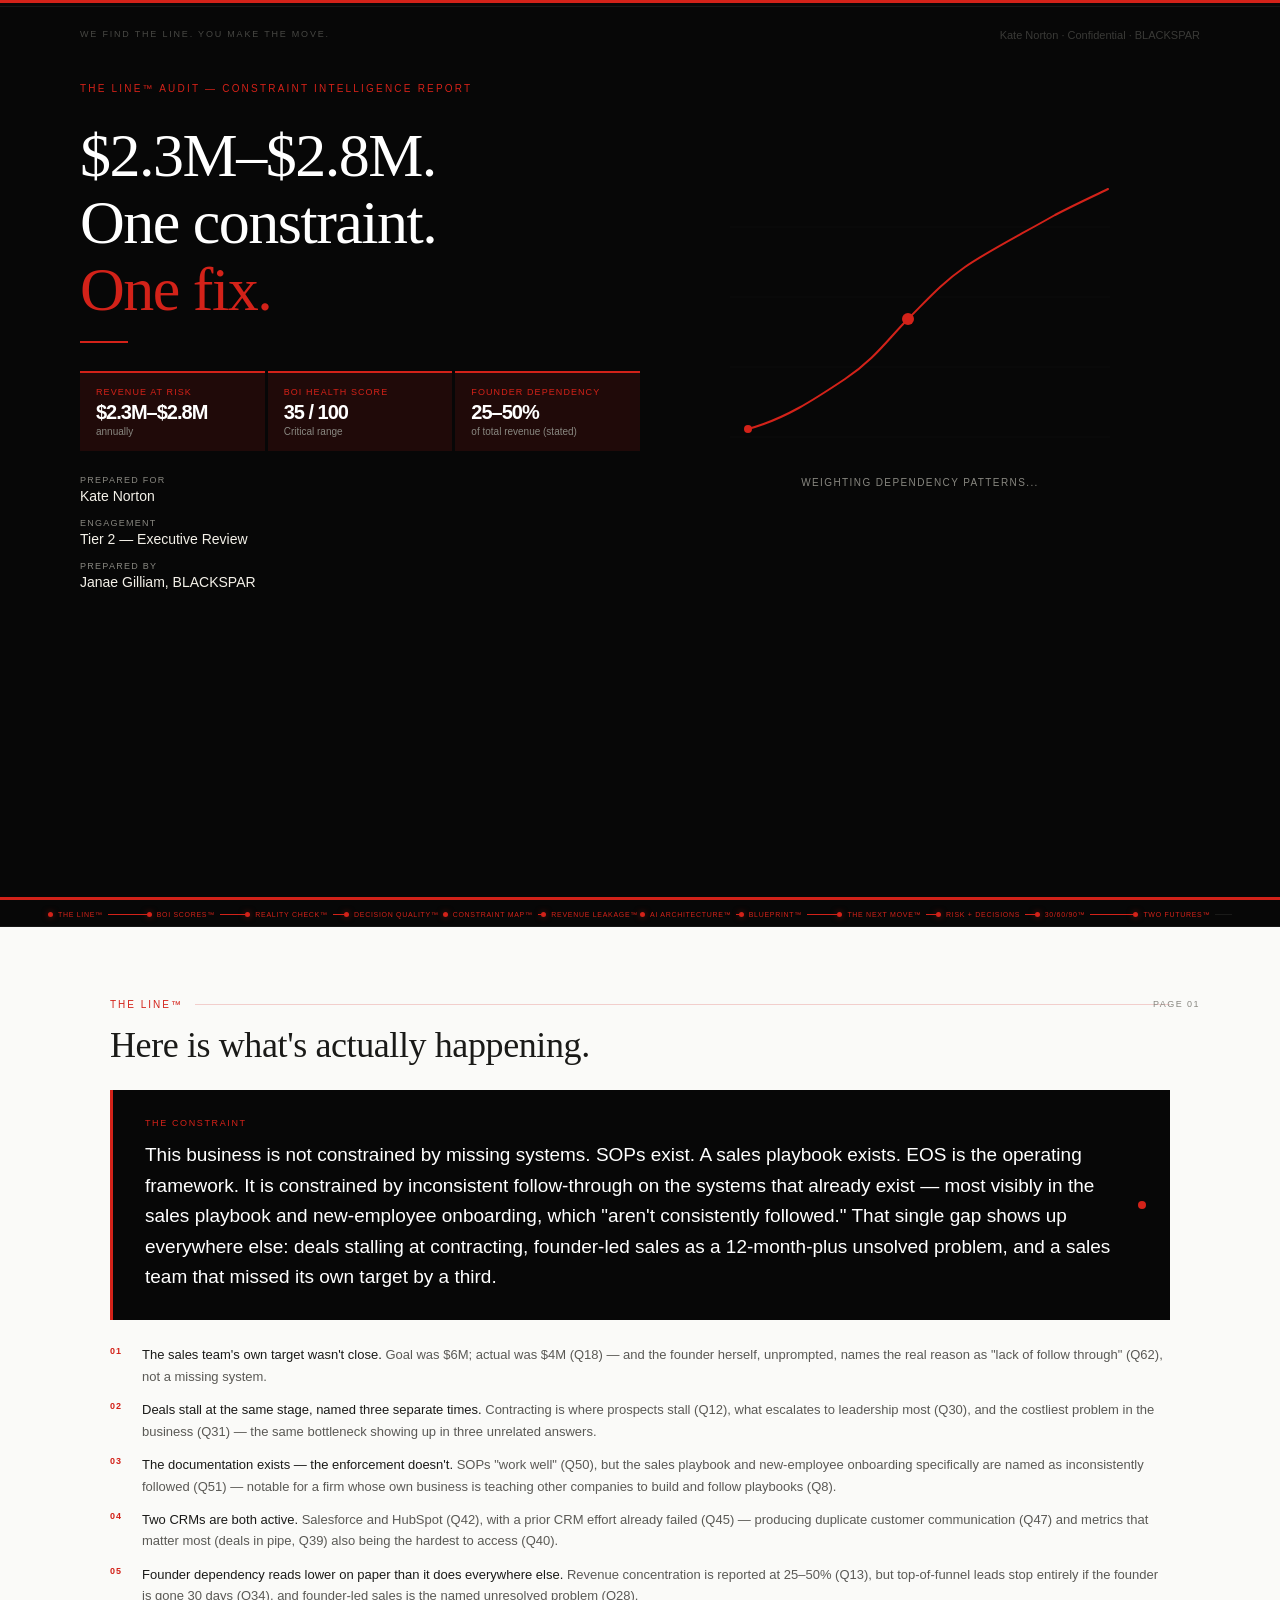
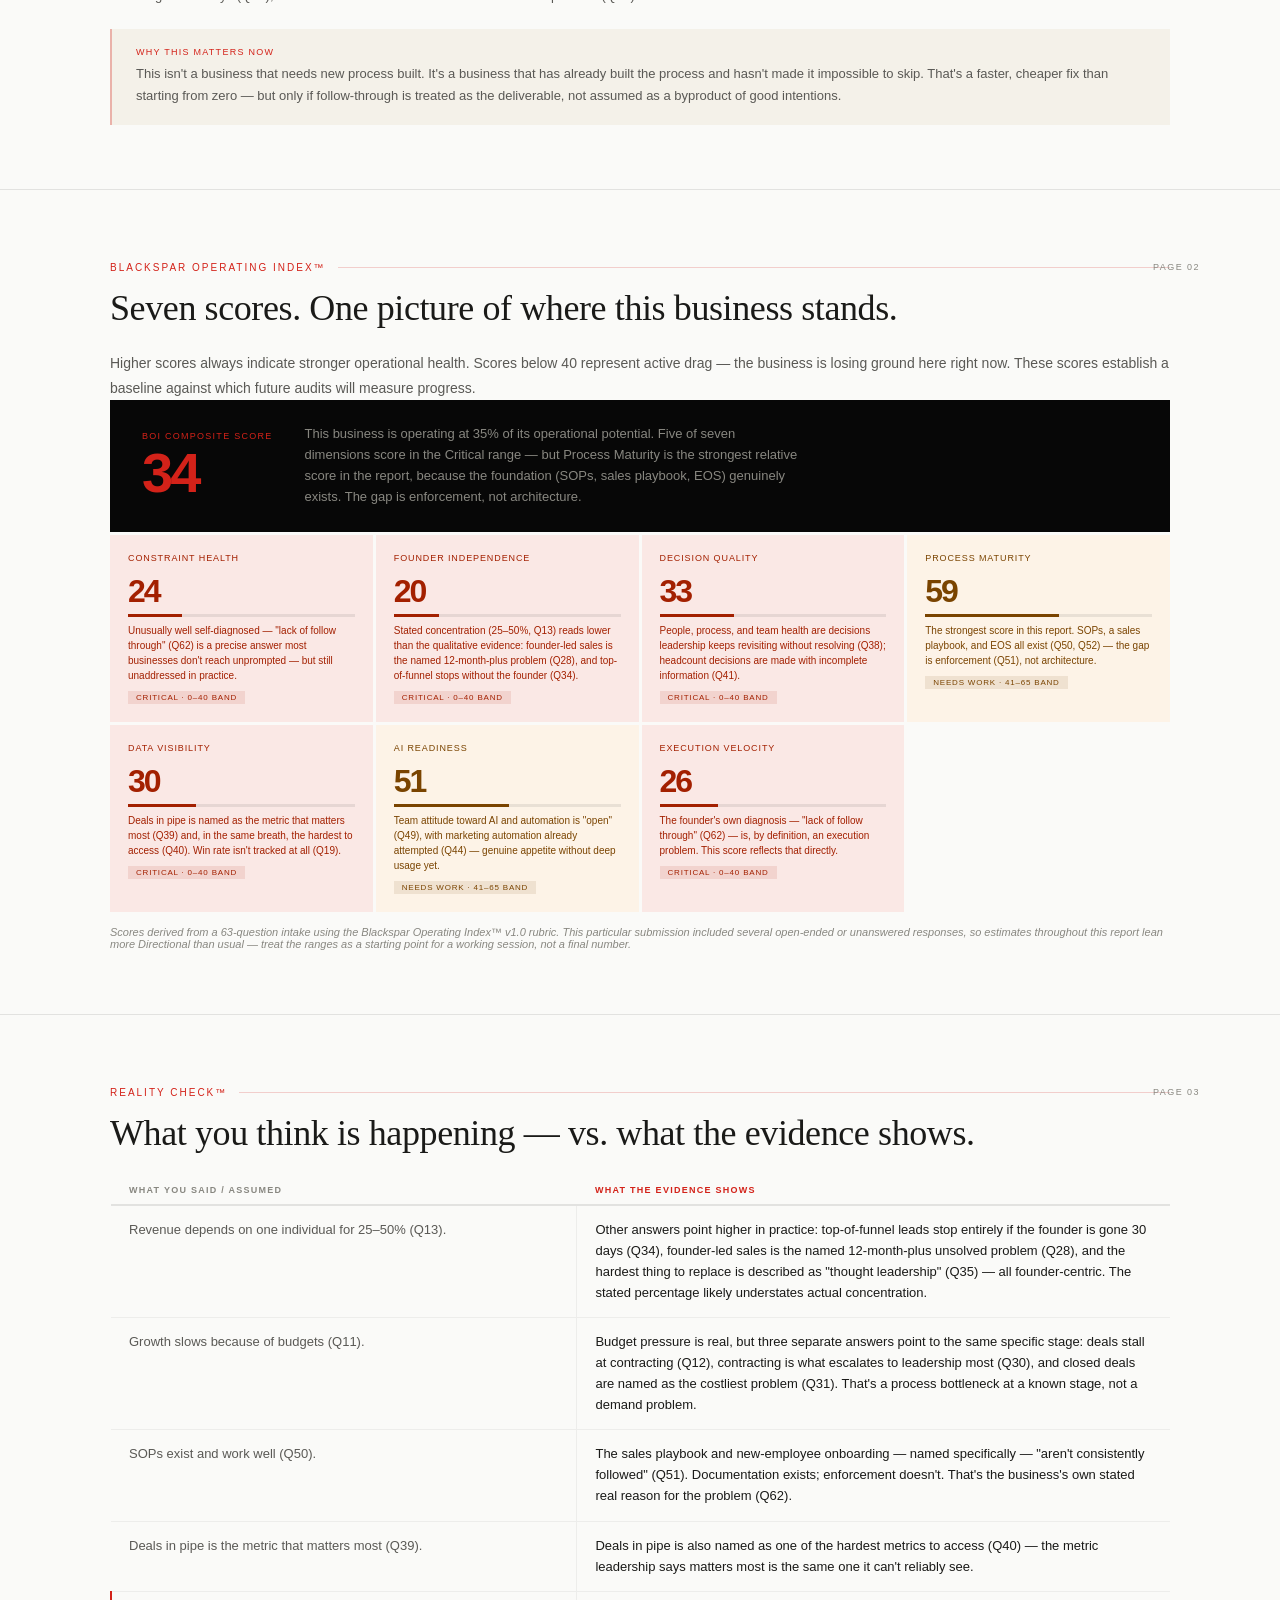
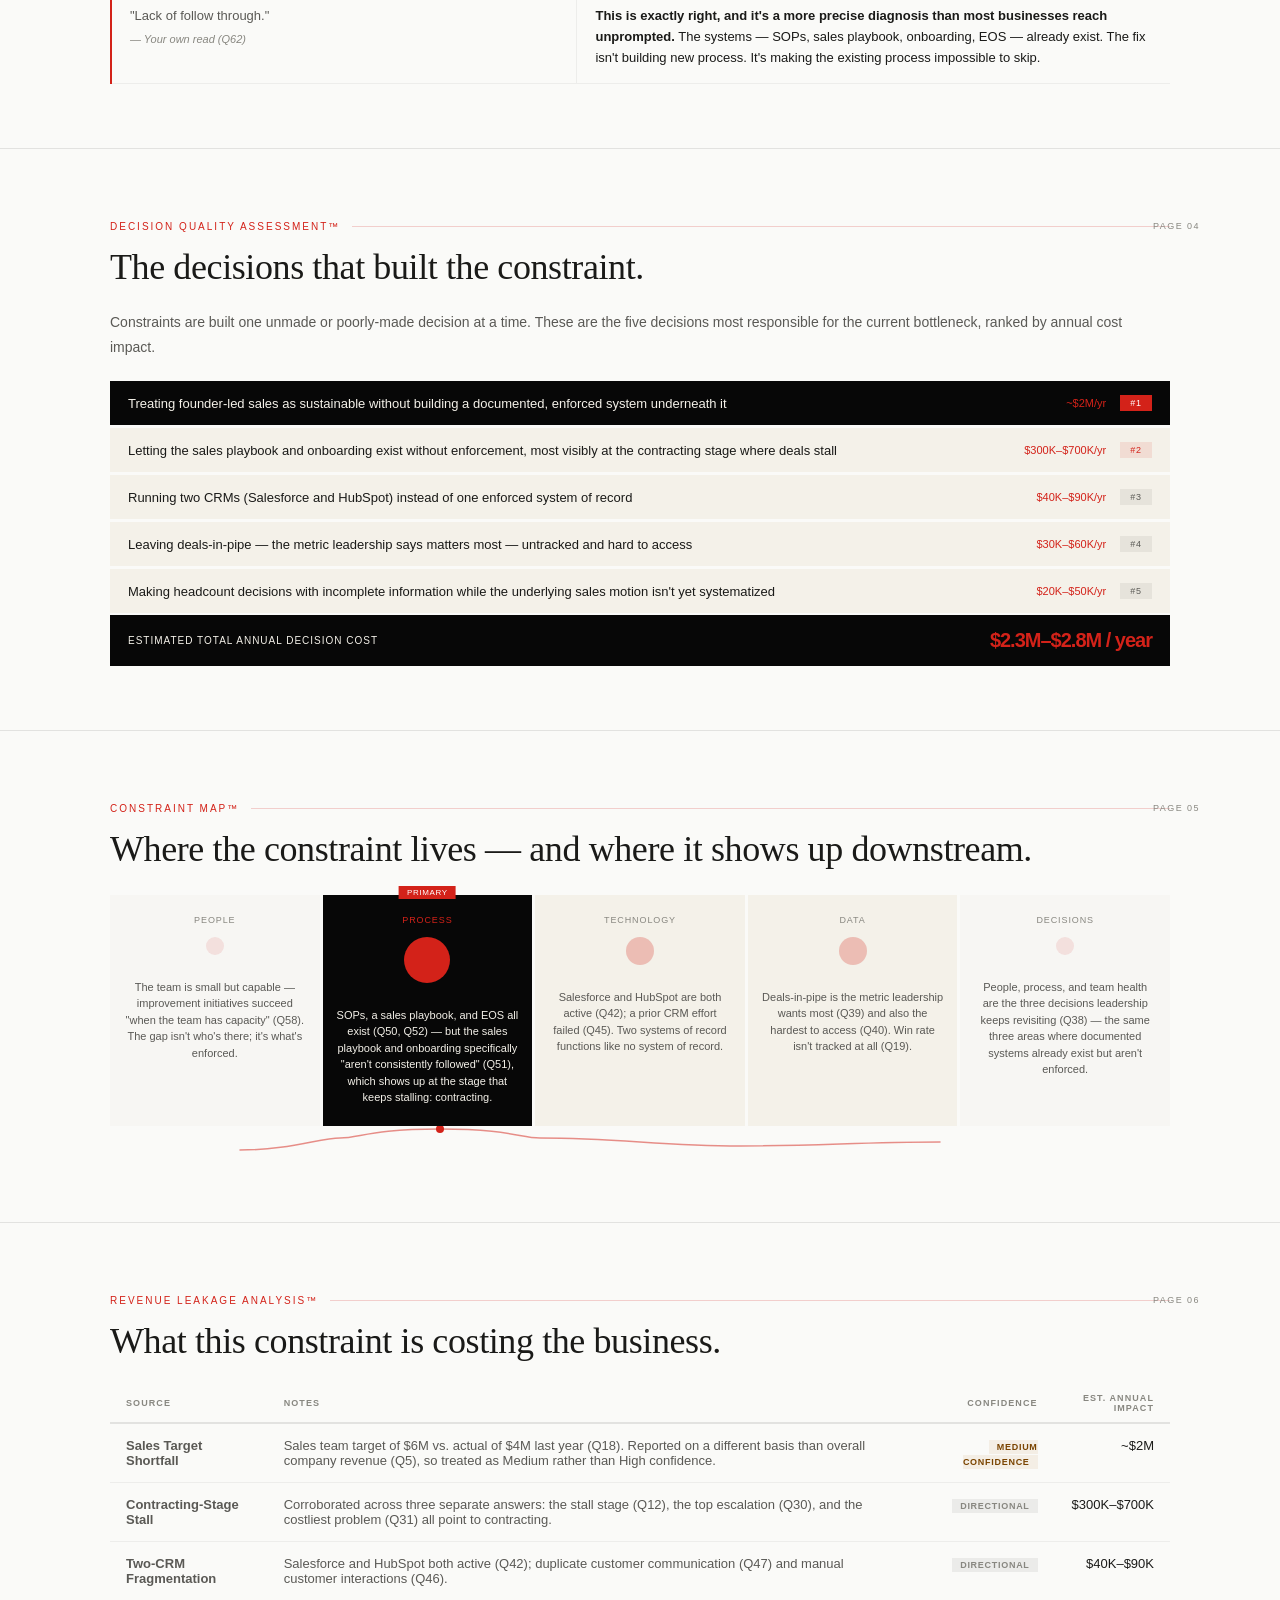
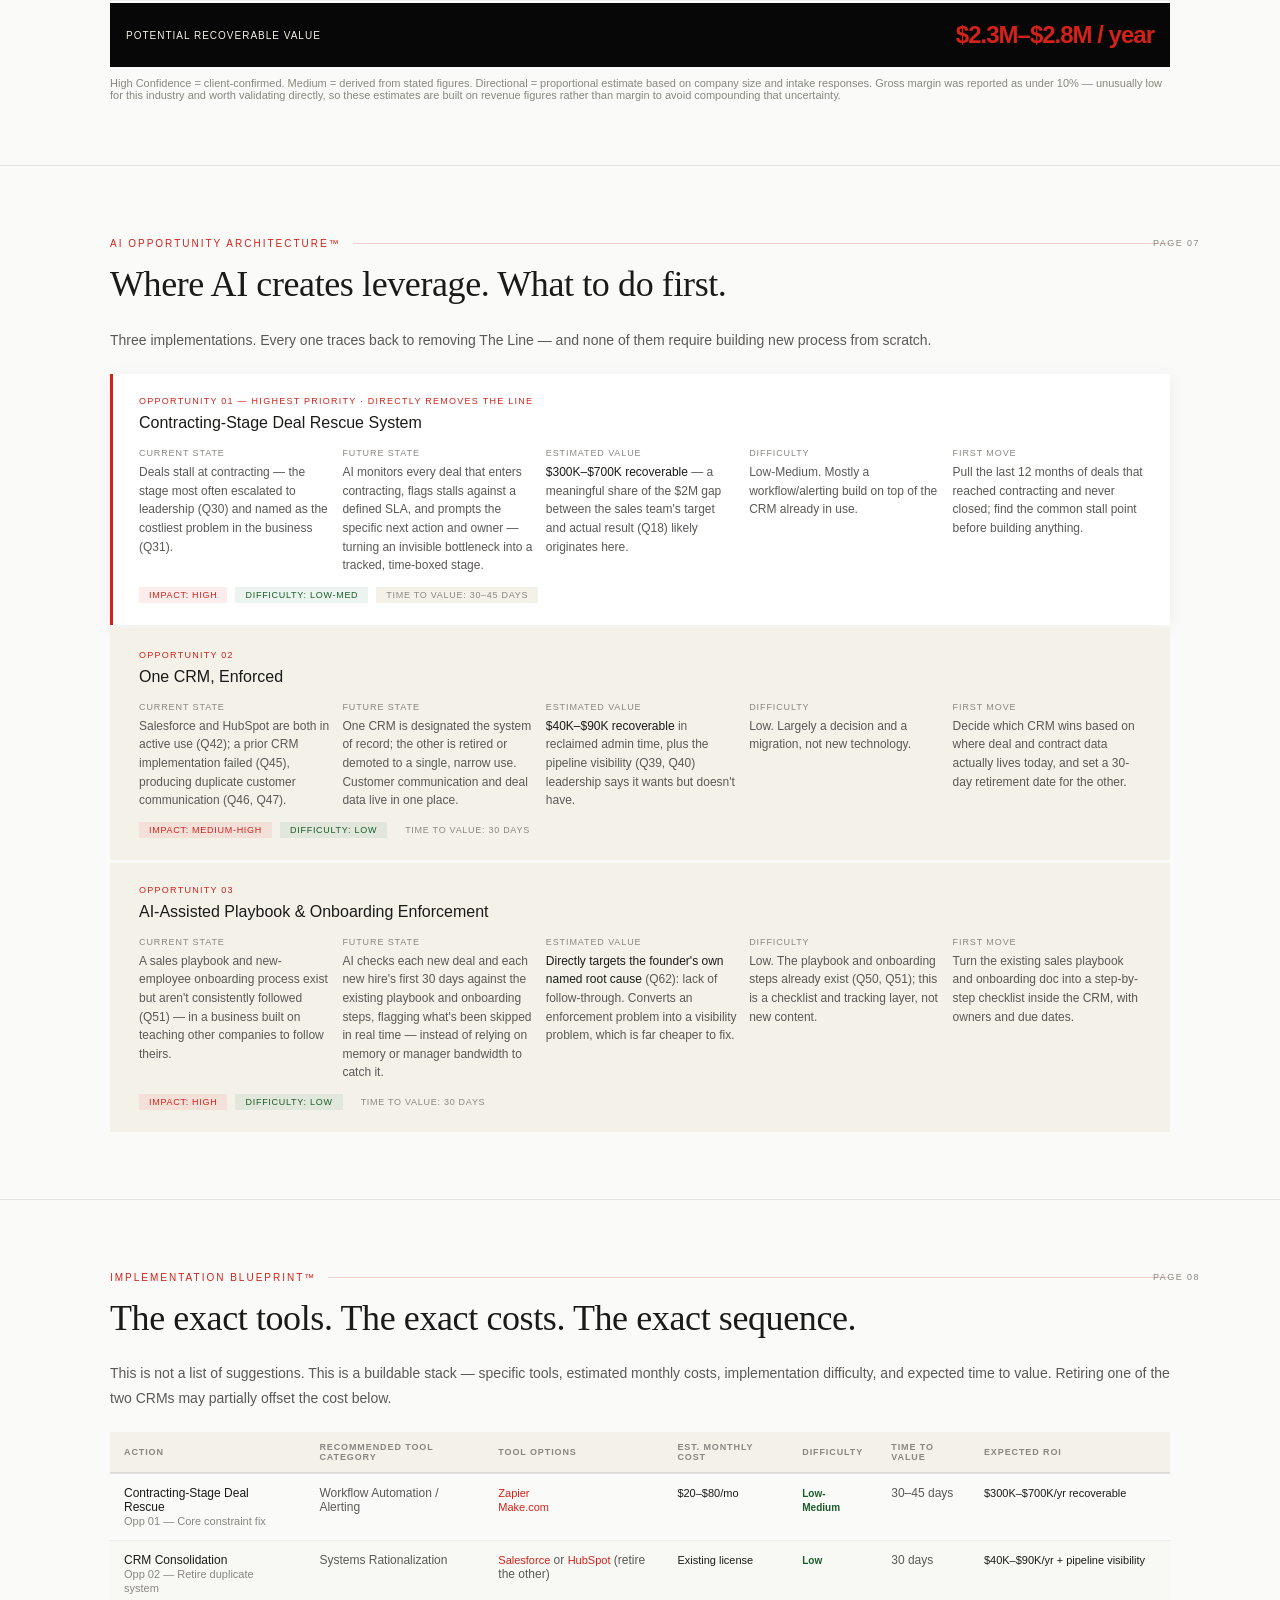
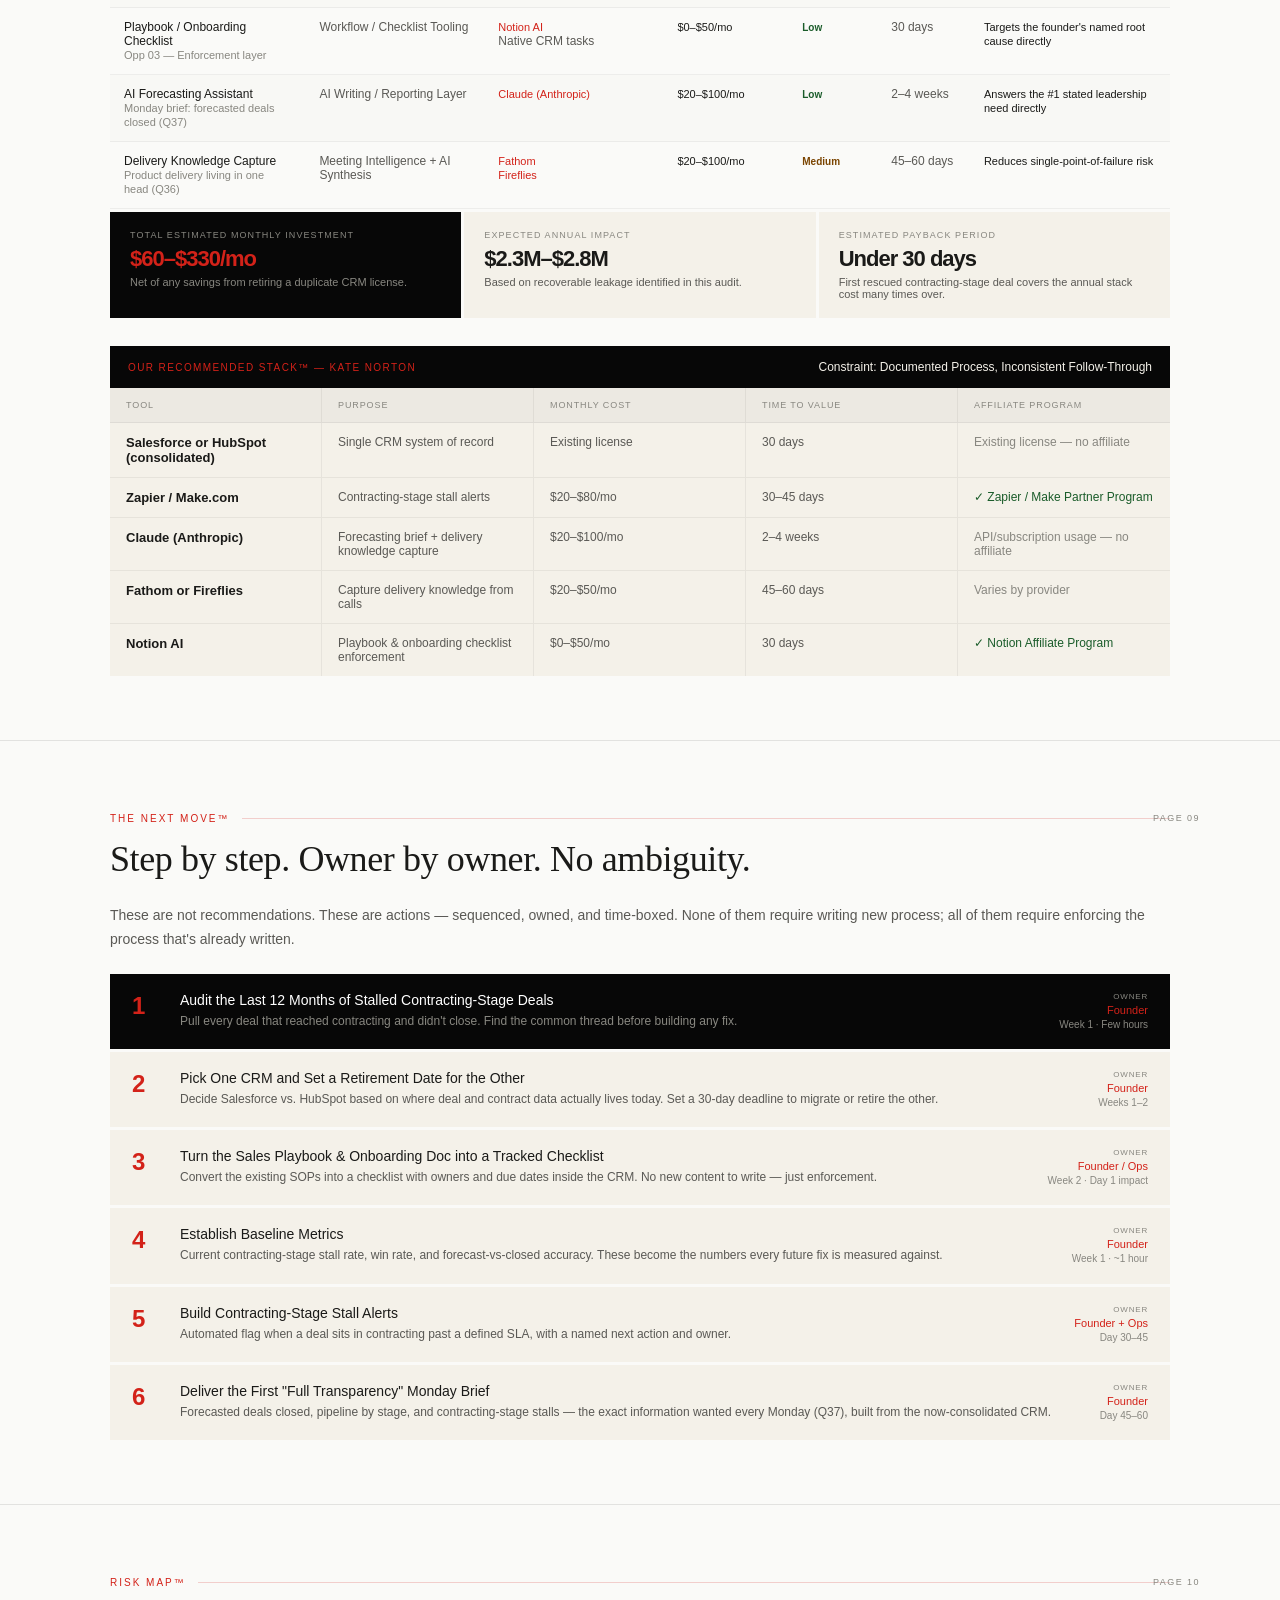
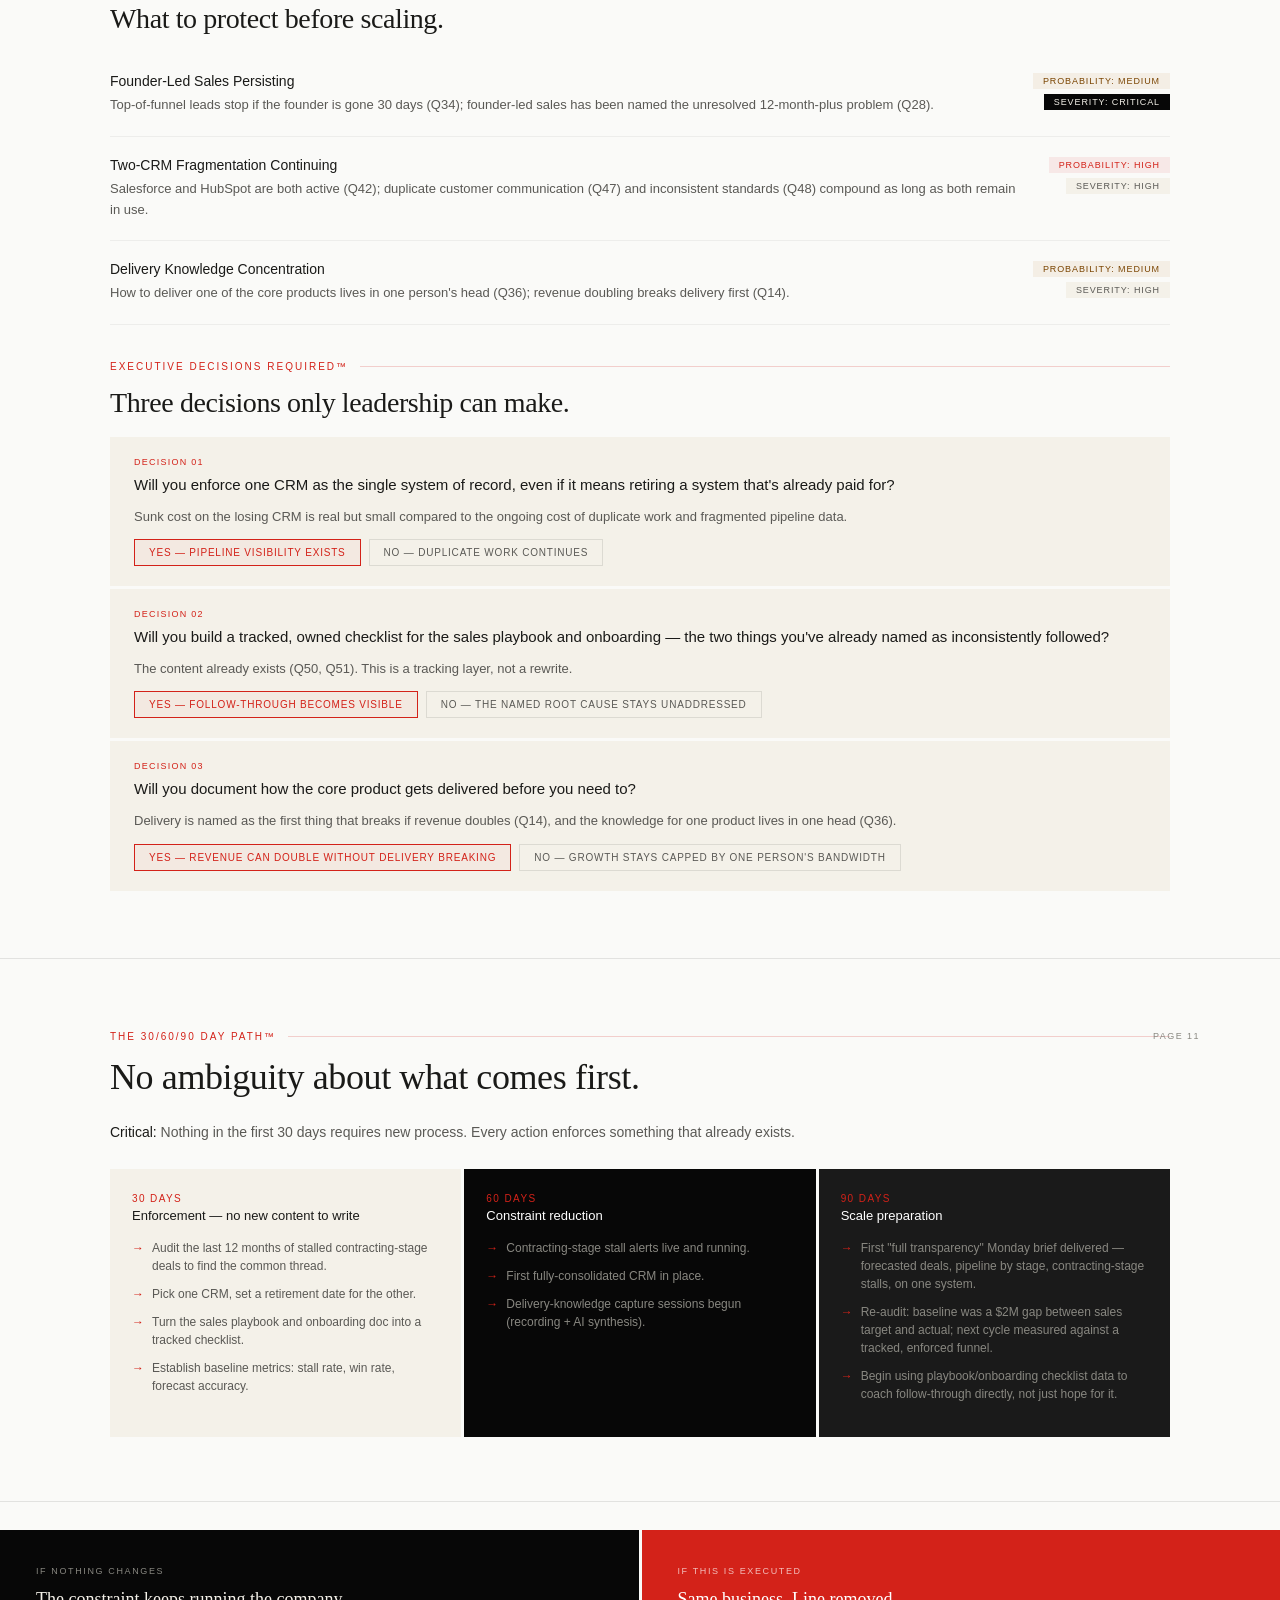
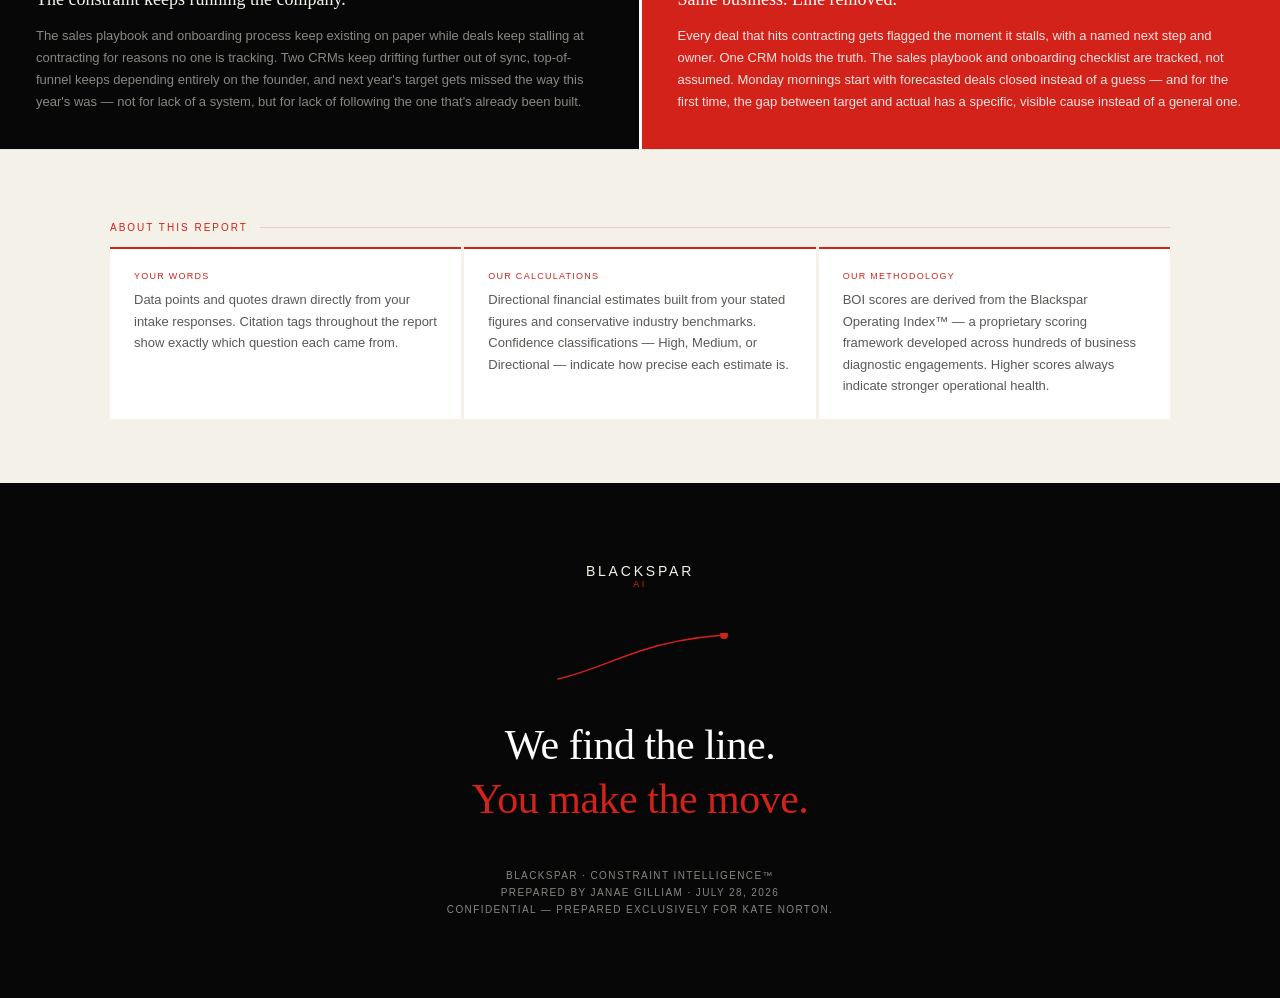
<file: KateNorton.html>
<!DOCTYPE html>
<html lang="en">
<head>
<meta charset="UTF-8"/>
<meta name="viewport" content="width=device-width, initial-scale=1.0"/>
<title>The Line™ Audit — Kate Norton</title>
<style>
:root{color-scheme:light;--black:#070707;--deep:#1A1A1A;--red:#D32219;--gold:#D8B36A;--goldD:#B88746;--bone:#F4F1E9;--paper:#FAFAF8;--ink:#1A1A18;--soft:#5A5955;--gray:#888780;--rule:rgba(10,10,10,.1);--crit:#FAE8E5;--critT:#A32000;--needs:#FDF3E7;--needsT:#7A4400;--dev:#EAF4EE;--devT:#14512A;--strong:#EDEBE4;--strongT:#3A3934;}
*,*::before,*::after{box-sizing:border-box;margin:0;padding:0;}
html{font-size:16px;scroll-behavior:smooth;}
body{font-family:'Segoe UI',Inter,Arial,sans-serif;background:var(--paper);color:var(--ink);-webkit-font-smoothing:antialiased;}
.serif{font-family:Georgia,'Times New Roman',serif;}

/* COVER */
.cover{min-height:100vh;background:var(--black);display:grid;grid-template-rows:3px 1fr auto 3px;overflow:hidden;}
.cover-rule{background:var(--red);}
.cover-inner{display:grid;grid-template-columns:1fr 1fr;align-items:center;padding:80px;}
.cover-eyebrow{font-size:10px;letter-spacing:.22em;text-transform:uppercase;color:var(--red);margin-bottom:28px;}
.cover-h1{font-size:clamp(38px,5vw,62px);font-weight:400;letter-spacing:-1.5px;line-height:1.08;color:#fff;margin-bottom:18px;}
.cover-h1 em{color:var(--red);font-style:normal;}
.cover-div{width:48px;height:2px;background:var(--red);margin-bottom:28px;}
.cover-meta{display:flex;flex-direction:column;gap:14px;}
.cm-label{font-size:9px;letter-spacing:.14em;text-transform:uppercase;color:var(--gray);margin-bottom:3px;}
.cm-val{font-size:14px;color:var(--bone);}
.cover-right{display:flex;align-items:center;justify-content:center;}
.cover-footer{padding:22px 80px;border-top:1px solid rgba(245,244,240,.06);display:flex;justify-content:space-between;}
.cf-promise{font-size:9px;letter-spacing:.2em;text-transform:uppercase;color:rgba(136,135,128,.4);}
.cf-meta{font-size:11px;color:rgba(136,135,128,.4);}

/* LINE REVEAL */
.r-status{text-align:center;margin-top:16px;font-size:10px;letter-spacing:.14em;text-transform:uppercase;color:var(--gray);min-height:18px;transition:color .3s;}
.r-status.found{color:var(--red);}

/* JOURNEY BAR */
.jbar{position:sticky;top:0;z-index:200;background:var(--black);border-bottom:1px solid rgba(245,244,240,.06);padding:8px 48px;display:flex;align-items:center;gap:0;overflow-x:auto;}
.jstep{display:flex;align-items:center;flex:1;min-width:0;}
.jlabel{font-size:7px;letter-spacing:.1em;text-transform:uppercase;color:var(--gray);white-space:nowrap;padding:0 5px;}
.jlabel.active{color:var(--red);}
.jseg{flex:1;height:1px;background:rgba(136,135,128,.15);}
.jseg.done{background:var(--red);}
.jdot{width:5px;height:5px;border-radius:50%;background:var(--gray);flex-shrink:0;}
.jdot.active{background:var(--red);box-shadow:0 0 6px rgba(211,34,25,.5);}

/* PAGES */
.page{padding:72px 80px 64px;border-bottom:1px solid var(--rule);position:relative;}
.page-max{max-width:1060px;margin:0 auto;}
.pnum{position:absolute;top:72px;right:80px;font-size:9px;letter-spacing:.16em;text-transform:uppercase;color:var(--gray);}
.eyebrow{font-size:10px;font-weight:500;letter-spacing:.2em;text-transform:uppercase;color:var(--red);margin-bottom:14px;display:flex;align-items:center;gap:12px;}
.eyebrow::after{content:'';flex:1;height:1px;background:rgba(211,34,25,.2);}
.ph{font-size:clamp(22px,3.2vw,36px);font-weight:400;letter-spacing:-.4px;line-height:1.18;color:var(--ink);margin-bottom:22px;}
.pbody{font-size:14px;font-weight:300;color:var(--soft);line-height:1.75;}
.pbody p{margin-bottom:12px;}
.pbody strong{font-weight:500;color:var(--ink);}

/* THE LINE */
.line-box{background:var(--black);border-left:3px solid var(--red);padding:28px 32px;margin:24px 0;position:relative;}
.line-label{font-size:9px;letter-spacing:.18em;text-transform:uppercase;color:var(--red);margin-bottom:12px;}
.line-text{font-size:clamp(15px,1.9vw,19px);font-weight:300;color:#fff;line-height:1.6;}
.line-pulse{position:absolute;right:24px;top:50%;transform:translateY(-50%);width:8px;height:8px;border-radius:50%;background:var(--red);animation:pulse 2s infinite;}
@keyframes pulse{0%,100%{box-shadow:0 0 0 0 rgba(211,34,25,.4);}50%{box-shadow:0 0 0 8px rgba(211,34,25,0);}}

.evlist{display:flex;flex-direction:column;gap:12px;margin:22px 0;}
.evitem{display:flex;gap:12px;}
.evnum{font-size:9px;color:var(--red);font-weight:600;letter-spacing:.1em;min-width:20px;margin-top:2px;}
.evtext{font-size:13px;font-weight:300;color:var(--soft);line-height:1.65;}
.evtext strong{font-weight:500;color:var(--ink);}
.ibox{background:var(--bone);padding:18px 24px;border-left:2px solid rgba(211,34,25,.3);margin-top:20px;}
.ibox-label{font-size:9px;letter-spacing:.14em;text-transform:uppercase;color:var(--red);margin-bottom:6px;}
.ibox-text{font-size:13px;font-weight:300;color:var(--soft);line-height:1.7;}

/* BOI SCORES */
.soi-composite{background:var(--black);padding:24px 32px;margin-bottom:3px;display:flex;align-items:center;gap:32px;}
.soi-composite-score{font-size:56px;font-weight:600;color:var(--red);letter-spacing:-3px;line-height:1;}
.soi-composite-label{font-size:9px;letter-spacing:.14em;text-transform:uppercase;color:var(--red);margin-bottom:4px;}
.soi-composite-desc{font-size:13px;font-weight:300;color:var(--gray);line-height:1.6;max-width:500px;}
.scores-grid{display:grid;grid-template-columns:repeat(4,1fr);gap:3px;margin-top:3px;}
.score-card{padding:18px;position:relative;overflow:hidden;}
.score-label{font-size:9px;letter-spacing:.1em;text-transform:uppercase;margin-bottom:10px;}
.score-num{font-size:32px;font-weight:600;letter-spacing:-2px;margin-bottom:4px;}
.score-bar-wrap{height:3px;background:rgba(10,10,10,.08);margin-bottom:6px;}
.score-bar{height:3px;transition:width 1.5s ease;}
.score-desc{font-size:10px;font-weight:300;line-height:1.5;}
.score-tag{font-size:8px;letter-spacing:.1em;text-transform:uppercase;padding:2px 8px;margin-top:8px;display:inline-block;}
.crit-card{background:var(--crit);}
.crit-card .score-label,.crit-card .score-num,.crit-card .score-desc{color:var(--critT);}
.crit-card .score-bar{background:var(--critT);}
.crit-card .score-tag{background:rgba(163,32,0,.1);color:var(--critT);}
.needs-card{background:var(--needs);}
.needs-card .score-label,.needs-card .score-num,.needs-card .score-desc{color:var(--needsT);}
.needs-card .score-bar{background:var(--needsT);}
.needs-card .score-tag{background:rgba(122,68,0,.1);color:var(--needsT);}
.dev-card{background:var(--dev);}
.dev-card .score-label,.dev-card .score-num,.dev-card .score-desc{color:var(--devT);}
.dev-card .score-bar{background:var(--devT);}
.dev-card .score-tag{background:rgba(20,81,42,.1);color:var(--devT);}
.strong-card{background:var(--strong);}
.strong-card .score-label,.strong-card .score-num,.strong-card .score-desc{color:var(--strongT);}
.strong-card .score-bar{background:var(--strongT);}
.strong-card .score-tag{background:rgba(58,57,52,.1);color:var(--strongT);}

/* REALITY CHECK */
.avr{width:100%;border-collapse:collapse;margin-top:22px;}
.avr thead th{font-size:9px;letter-spacing:.14em;text-transform:uppercase;padding:9px 18px;text-align:left;border-bottom:2px solid var(--rule);}
.avr thead th.col-a{color:var(--gray);width:44%;}
.avr thead th.col-b{color:var(--red);}
.avr tbody td{padding:14px 18px;font-size:13px;font-weight:300;line-height:1.6;vertical-align:top;border-bottom:1px solid rgba(10,10,10,.05);}
.avr tbody td.col-a{color:var(--soft);}
.avr tbody td.col-b{color:var(--ink);font-weight:400;border-left:1px solid rgba(10,10,10,.05);}
.avr tbody tr.confirmed td.col-a{border-left:2px solid var(--red);}

/* DQA */
.dqa-list{display:flex;flex-direction:column;gap:3px;margin-top:22px;}
.dqa-item{display:grid;grid-template-columns:1fr auto auto;gap:14px;align-items:center;padding:14px 18px;background:var(--bone);}
.dqa-item.top{background:var(--black);}
.dqa-text{font-size:13px;font-weight:400;}
.dqa-item.top .dqa-text{color:var(--bone);}
.dqa-item:not(.top) .dqa-text{color:var(--ink);}
.dqa-impact{font-size:11px;font-weight:500;color:var(--red);white-space:nowrap;}
.dqa-rank{font-size:9px;letter-spacing:.1em;text-transform:uppercase;padding:3px 10px;white-space:nowrap;}
.r1{background:var(--red);color:#fff;}
.r2{background:rgba(211,34,25,.1);color:var(--red);}
.r3,.r4,.r5{background:rgba(10,10,10,.06);color:var(--soft);}
.dqa-total{background:var(--black);padding:14px 18px;display:flex;justify-content:space-between;align-items:center;margin-top:2px;}
.dqa-total-label{font-size:10px;letter-spacing:.1em;text-transform:uppercase;color:var(--bone);}
.dqa-total-val{font-size:20px;font-weight:600;color:var(--red);letter-spacing:-1px;}

/* CONSTRAINT MAP */
.cmap{display:grid;grid-template-columns:repeat(5,1fr);gap:3px;margin-top:24px;}
.ccat{padding:20px 14px;text-align:center;position:relative;}
.ccat.primary{background:var(--black);}
.ccat.secondary{background:var(--bone);}
.ccat.minor{background:rgba(245,244,240,.5);}
.ccat-label{font-size:9px;letter-spacing:.1em;text-transform:uppercase;margin-bottom:12px;}
.ccat.primary .ccat-label{color:var(--red);}
.ccat:not(.primary) .ccat-label{color:var(--gray);}
.cdot{border-radius:50%;margin:0 auto 12px;}
.ccat.primary .cdot{background:var(--red);}
.ccat.secondary .cdot{background:rgba(211,34,25,.25);}
.ccat.minor .cdot{background:rgba(211,34,25,.1);}
.ctext{font-size:11px;font-weight:300;line-height:1.5;}
.ccat.primary .ctext{color:var(--bone);}
.ccat:not(.primary) .ctext{color:var(--soft);}
.cbadge{position:absolute;top:-9px;left:50%;transform:translateX(-50%);background:var(--red);color:#fff;font-size:8px;letter-spacing:.08em;text-transform:uppercase;padding:2px 8px;white-space:nowrap;}

/* LEAKAGE */
.ltable{width:100%;border-collapse:collapse;margin-top:22px;}
.ltable thead th{font-size:9px;letter-spacing:.12em;text-transform:uppercase;padding:9px 16px;text-align:left;border-bottom:2px solid var(--rule);color:var(--gray);}
.ltable thead th:last-child,.ltable thead th:nth-last-child(2){text-align:right;}
.ltable tbody td{padding:14px 16px;font-size:13px;font-weight:300;color:var(--soft);border-bottom:1px solid rgba(10,10,10,.05);vertical-align:top;}
.ltable tbody td.impact{text-align:right;font-weight:500;color:var(--ink);}
.ltable tbody td.conf{text-align:right;}
.ch{font-size:9px;font-weight:600;letter-spacing:.08em;text-transform:uppercase;color:#1a5c2a;background:rgba(0,120,40,.08);padding:2px 8px;}
.cm2{font-size:9px;font-weight:600;letter-spacing:.08em;text-transform:uppercase;color:#7a4400;background:rgba(180,100,0,.08);padding:2px 8px;}
.cd{font-size:9px;font-weight:600;letter-spacing:.08em;text-transform:uppercase;color:var(--gray);background:rgba(10,10,10,.06);padding:2px 8px;}
.ltotal{background:var(--black);padding:18px 16px;display:flex;justify-content:space-between;align-items:center;margin-top:2px;}
.lt-label{font-size:10px;font-weight:500;letter-spacing:.1em;text-transform:uppercase;color:var(--bone);}
.lt-val{font-size:24px;font-weight:600;color:var(--red);letter-spacing:-1px;}

/* AI OPPORTUNITY */
.opp{padding:22px 26px;margin-bottom:3px;border-left:3px solid transparent;}
.opp.p1{background:#fff;border-left-color:var(--red);box-shadow:0 2px 16px rgba(10,10,10,.06);}
.opp.p2,.opp.p3{background:var(--bone);}
.opp-num{font-size:9px;letter-spacing:.14em;text-transform:uppercase;color:var(--red);margin-bottom:8px;}
.opp-title{font-size:16px;font-weight:500;color:var(--ink);margin-bottom:16px;}
.opp-grid{display:grid;grid-template-columns:repeat(5,1fr);gap:12px;margin-bottom:12px;}
.ofl{font-size:9px;letter-spacing:.1em;text-transform:uppercase;color:var(--gray);margin-bottom:5px;}
.ofv{font-size:12px;font-weight:300;color:var(--soft);line-height:1.55;}
.ofv strong{font-weight:500;color:var(--ink);}
.obadges{display:flex;gap:8px;flex-wrap:wrap;}
.obadge{font-size:9px;font-weight:500;letter-spacing:.08em;text-transform:uppercase;padding:3px 10px;}
.bd-low{background:rgba(0,120,40,.08);color:#1a5c2a;}
.bd-med{background:rgba(180,100,0,.08);color:#7a4400;}
.bd-high{background:rgba(211,34,25,.08);color:var(--red);}
.bd-time{background:var(--bone);color:var(--gray);}

/* IMPLEMENTATION BLUEPRINT */
.blueprint-table{width:100%;border-collapse:collapse;margin-top:22px;}
.blueprint-table thead th{font-size:9px;letter-spacing:.1em;text-transform:uppercase;padding:10px 14px;text-align:left;border-bottom:2px solid var(--rule);color:var(--gray);background:var(--bone);}
.blueprint-table tbody td{padding:12px 14px;font-size:12px;font-weight:300;color:var(--soft);border-bottom:1px solid rgba(10,10,10,.05);vertical-align:top;}
.blueprint-table tbody td strong{font-weight:500;color:var(--ink);}
.blueprint-table tbody tr:nth-child(even){background:rgba(245,244,240,.4);}
.bp-tool{font-size:11px;font-weight:500;color:var(--red);}
.bp-cost{font-size:11px;color:var(--ink);font-weight:500;white-space:nowrap;}
.bp-diff-low{color:#1a5c2a;font-size:10px;font-weight:600;}
.bp-diff-med{color:#7a4400;font-size:10px;font-weight:600;}
.bp-roi{color:var(--ink);font-size:11px;font-weight:500;}

.stack-section{margin-top:28px;}
.stack-header{background:var(--black);padding:14px 18px;display:flex;justify-content:space-between;align-items:center;}
.stack-title{font-size:10px;letter-spacing:.14em;text-transform:uppercase;color:var(--red);}
.stack-subtitle{font-size:12px;color:var(--bone);}
.stack-body{background:var(--bone);padding:0;}
.stack-row{display:grid;grid-template-columns:1fr 1fr 1fr 1fr 1fr;gap:0;border-bottom:1px solid rgba(10,10,10,.06);}
.stack-row:last-child{border-bottom:none;}
.stack-cell{padding:12px 16px;font-size:12px;font-weight:300;color:var(--soft);border-right:1px solid rgba(10,10,10,.06);}
.stack-cell:last-child{border-right:none;}
.stack-cell strong{font-weight:500;color:var(--ink);}
.stack-cell.tool-name{font-weight:600;color:var(--ink);font-size:13px;}
.stack-header-row{background:rgba(10,10,10,.03);}
.stack-header-row .stack-cell{font-size:9px;letter-spacing:.1em;text-transform:uppercase;color:var(--gray);font-weight:500;}

.blueprint-totals{display:grid;grid-template-columns:repeat(3,1fr);gap:3px;margin-top:3px;}
.bt-card{padding:18px 20px;}
.bt-card-label{font-size:9px;letter-spacing:.12em;text-transform:uppercase;color:var(--gray);margin-bottom:6px;}
.bt-card-val{font-size:22px;font-weight:600;color:var(--ink);letter-spacing:-1px;}
.bt-card-sub{font-size:11px;font-weight:300;color:var(--soft);margin-top:4px;}

/* NEXT MOVE */
.next-move{display:flex;flex-direction:column;gap:3px;margin-top:22px;}
.nm-step{display:grid;grid-template-columns:auto 1fr auto;gap:20px;align-items:flex-start;padding:18px 22px;background:var(--bone);}
.nm-step.primary{background:var(--black);}
.nm-num{font-size:24px;font-weight:600;color:var(--red);letter-spacing:-1px;min-width:28px;}
.nm-content{}
.nm-title{font-size:14px;font-weight:500;margin-bottom:4px;}
.nm-step.primary .nm-title{color:#fff;}
.nm-step:not(.primary) .nm-title{color:var(--ink);}
.nm-body{font-size:12px;font-weight:300;line-height:1.6;}
.nm-step.primary .nm-body{color:var(--gray);}
.nm-step:not(.primary) .nm-body{color:var(--soft);}
.nm-meta{text-align:right;flex-shrink:0;}
.nm-owner-label{font-size:8px;letter-spacing:.1em;text-transform:uppercase;color:var(--gray);margin-bottom:3px;}
.nm-owner{font-size:11px;font-weight:500;color:var(--red);}
.nm-timeline{font-size:10px;color:var(--gray);margin-top:3px;}

/* RISK */
.risk{display:grid;grid-template-columns:1fr auto;gap:20px;padding:20px 0;border-bottom:1px solid rgba(10,10,10,.05);}
.risk:first-child{border-top:1px solid rgba(10,10,10,.05);}
.risk-title{font-size:14px;font-weight:500;color:var(--ink);margin-bottom:6px;}
.risk-body{font-size:13px;font-weight:300;color:var(--soft);line-height:1.6;}
.rtags{display:flex;flex-direction:column;gap:5px;align-items:flex-end;flex-shrink:0;}
.rtag{font-size:9px;letter-spacing:.1em;text-transform:uppercase;padding:3px 10px;white-space:nowrap;}
.rp-high{background:rgba(211,34,25,.08);color:var(--red);}
.rp-med{background:rgba(180,100,0,.08);color:#7a4400;}
.rs-crit{background:var(--black);color:var(--bone);}
.rs-high{background:var(--bone);color:var(--soft);}

/* DECISIONS */
.dcard{padding:20px 24px;margin-bottom:3px;background:var(--bone);}
.dnum{font-size:9px;letter-spacing:.14em;text-transform:uppercase;color:var(--red);margin-bottom:8px;}
.dq{font-size:15px;font-weight:500;color:var(--ink);line-height:1.38;margin-bottom:10px;}
.dbody{font-size:13px;font-weight:300;color:var(--soft);line-height:1.65;margin-bottom:12px;}
.dopts{display:flex;gap:8px;}
.dopt{border:1px solid var(--rule);padding:7px 14px;font-size:10px;font-weight:500;letter-spacing:.08em;text-transform:uppercase;color:var(--soft);}
.dopt.yes{border-color:var(--red);color:var(--red);background:rgba(211,34,25,.04);}

/* 30/60/90 */
.path{display:grid;grid-template-columns:repeat(3,1fr);gap:3px;margin-top:24px;}
.p30{background:var(--bone);padding:24px 22px;}
.p60{background:var(--black);padding:24px 22px;}
.p90{background:var(--deep);padding:24px 22px;}
.pdays{font-size:10px;letter-spacing:.14em;text-transform:uppercase;color:var(--red);margin-bottom:4px;}
.ptitle{font-size:13px;font-weight:500;margin-bottom:16px;}
.p30 .ptitle{color:var(--ink);}
.p60 .ptitle,.p90 .ptitle{color:#fff;}
.pact{display:flex;gap:8px;font-size:12px;font-weight:300;line-height:1.5;margin-bottom:10px;}
.p30 .pact{color:var(--soft);}
.p60 .pact,.p90 .pact{color:var(--gray);}
.pm{color:var(--red);flex-shrink:0;}

/* TWO FUTURES */
.ifthen{display:grid;grid-template-columns:1fr 1fr;gap:3px;margin-top:28px;}
.if-nothing{background:var(--black);padding:36px;}
.if-executed{background:var(--red);padding:36px;}
.if-label{font-size:9px;letter-spacing:.18em;text-transform:uppercase;margin-bottom:12px;}
.if-nothing .if-label{color:var(--gray);}
.if-executed .if-label{color:rgba(255,255,255,.7);}
.if-title{font-size:18px;font-weight:500;line-height:1.3;margin-bottom:14px;}
.if-nothing .if-title{color:var(--bone);}
.if-executed .if-title{color:#fff;}
.if-body{font-size:13px;font-weight:300;line-height:1.7;}
.if-nothing .if-body{color:var(--gray);}
.if-executed .if-body{color:rgba(255,255,255,.88);}

/* FINAL */
.final{background:var(--black);min-height:50vh;display:flex;flex-direction:column;align-items:center;justify-content:center;text-align:center;padding:80px;}
.f-word{font-size:14px;font-weight:500;letter-spacing:.2em;text-transform:uppercase;color:var(--bone);font-family:Arial,sans-serif;}
.f-ai{font-size:9px;letter-spacing:.28em;text-transform:uppercase;color:var(--red);margin-bottom:44px;}
.f-p1{font-size:clamp(26px,4vw,42px);font-weight:400;color:#fff;letter-spacing:-.5px;margin-bottom:6px;}
.f-p2{font-size:clamp(26px,4vw,42px);font-weight:400;color:var(--red);letter-spacing:-.5px;}
.f-foot{margin-top:44px;font-size:10px;letter-spacing:.14em;text-transform:uppercase;color:var(--gray);line-height:1.7;}

@media(max-width:860px){
  .cover-inner{grid-template-columns:1fr;padding:48px 28px;}
  .cover-right{display:none;}
  .page{padding:48px 28px;}
  .pnum{right:28px;top:48px;}
  .scores-grid{grid-template-columns:1fr 1fr;}
  .cmap{grid-template-columns:1fr 1fr;}
  .opp-grid{grid-template-columns:1fr 1fr;}
  .path{grid-template-columns:1fr;}
  .ifthen{grid-template-columns:1fr;}
  .jbar{display:none;}
  .blueprint-totals{grid-template-columns:1fr;}
  .stack-row{grid-template-columns:1fr;}
}
.cover-eyebrow{color:var(--red) !important;}
.cf-promise{color:rgba(136,135,128,.5) !important;}
.line-box{background:var(--black);border-left:3px solid var(--red);}
</style>
</head>
<body>

<div style="height:3px;background:var(--red);"></div>
<div class="cover">
  <div class="cover-inner">
    <div>
      <p class="cover-eyebrow">The Line™ Audit — Constraint Intelligence Report</p>
      <h1 class="cover-h1 serif">$2.3M–$2.8M.<br/>One constraint.<br/><em>One fix.</em></h1>
      <div class="cover-div"></div>
      <div style="display:grid;grid-template-columns:repeat(3,1fr);gap:3px;margin-bottom:24px;">
        <div style="background:rgba(211,34,25,.12);padding:14px 16px;border-top:2px solid var(--red);">
          <p style="font-size:9px;letter-spacing:.12em;text-transform:uppercase;color:var(--red);margin-bottom:4px;">Revenue at Risk</p>
          <p style="font-size:20px;font-weight:700;color:#fff;letter-spacing:-1px;">$2.3M–$2.8M</p>
          <p style="font-size:10px;color:var(--gray);margin-top:2px;">annually</p>
        </div>
        <div style="background:rgba(211,34,25,.12);padding:14px 16px;border-top:2px solid var(--red);">
          <p style="font-size:9px;letter-spacing:.12em;text-transform:uppercase;color:var(--red);margin-bottom:4px;">BOI Health Score</p>
          <p style="font-size:20px;font-weight:700;color:#fff;letter-spacing:-1px;">35 / 100</p>
          <p style="font-size:10px;color:var(--gray);margin-top:2px;">Critical range</p>
        </div>
        <div style="background:rgba(211,34,25,.12);padding:14px 16px;border-top:2px solid var(--red);">
          <p style="font-size:9px;letter-spacing:.12em;text-transform:uppercase;color:var(--red);margin-bottom:4px;">Founder Dependency</p>
          <p style="font-size:20px;font-weight:700;color:#fff;letter-spacing:-1px;">25–50%</p>
          <p style="font-size:10px;color:var(--gray);margin-top:2px;">of total revenue (stated)</p>
        </div>
      </div>
      <div class="cover-meta">
        <div><p class="cm-label">Prepared for</p><p class="cm-val">Kate Norton</p></div>
        <div><p class="cm-label">Engagement</p><p class="cm-val">Tier 2 — Executive Review</p></div>
        <div><p class="cm-label">Prepared by</p><p class="cm-val">Janae Gilliam, BLACKSPAR</p></div>
      </div>
    </div>
    <div class="cover-right">
      <div style="width:100%;max-width:380px;">
        <svg id="rsvg" viewBox="0 0 380 280" fill="none" xmlns="http://www.w3.org/2000/svg" style="width:100%;height:280px;">
          <line x1="0" y1="260" x2="380" y2="260" stroke="rgba(136,135,128,.08)" stroke-width="0.5"/>
          <line x1="0" y1="190" x2="380" y2="190" stroke="rgba(136,135,128,.06)" stroke-width="0.5"/>
          <line x1="0" y1="120" x2="380" y2="120" stroke="rgba(136,135,128,.06)" stroke-width="0.5"/>
          <line x1="0" y1="50" x2="380" y2="50" stroke="rgba(136,135,128,.06)" stroke-width="0.5"/>
          <path id="rpath" d="M 18 252 C 55 242, 85 222, 115 202 C 145 182, 158 162, 178 142 C 198 122, 212 106, 235 90 C 258 74, 290 58, 325 38 C 348 26, 366 18, 378 12" stroke="#D32219" stroke-width="2" fill="none" stroke-linecap="round" stroke-dasharray="750" stroke-dashoffset="750"/>
          <circle id="rd1" cx="18" cy="252" r="4" fill="#D32219" opacity="0"/>
          <circle id="rd2" cx="178" cy="142" r="6" fill="#D32219" opacity="0"/>
          <circle id="rd3" cx="378" cy="12" r="4" fill="#D32219" opacity="0"/>
        </svg>
        <p class="r-status" id="rstatus">Analyzing constraint data...</p>
      </div>
    </div>
  </div>
  <div class="cover-footer">
    <p class="cf-promise">We find the line. You make the move.</p>
    <p class="cf-meta">Kate Norton · Confidential · BLACKSPAR</p>
  </div>
  <div style="height:3px;background:var(--red);"></div>
</div>

<div class="jbar">
  <div class="jstep"><div class="jdot active" id="jd1"></div><span class="jlabel active" id="jl1">The Line™</span><div class="jseg" id="js1"></div></div>
  <div class="jstep"><div class="jdot" id="jd2"></div><span class="jlabel" id="jl2">BOI Scores™</span><div class="jseg" id="js2"></div></div>
  <div class="jstep"><div class="jdot" id="jd3"></div><span class="jlabel" id="jl3">Reality Check™</span><div class="jseg" id="js3"></div></div>
  <div class="jstep"><div class="jdot" id="jd4"></div><span class="jlabel" id="jl4">Decision Quality™</span><div class="jseg" id="js4"></div></div>
  <div class="jstep"><div class="jdot" id="jd5"></div><span class="jlabel" id="jl5">Constraint Map™</span><div class="jseg" id="js5"></div></div>
  <div class="jstep"><div class="jdot" id="jd6"></div><span class="jlabel" id="jl6">Revenue Leakage™</span><div class="jseg" id="js6"></div></div>
  <div class="jstep"><div class="jdot" id="jd7"></div><span class="jlabel" id="jl7">AI Architecture™</span><div class="jseg" id="js7"></div></div>
  <div class="jstep"><div class="jdot" id="jd8"></div><span class="jlabel" id="jl8">Blueprint™</span><div class="jseg" id="js8"></div></div>
  <div class="jstep"><div class="jdot" id="jd9"></div><span class="jlabel" id="jl9">The Next Move™</span><div class="jseg" id="js9"></div></div>
  <div class="jstep"><div class="jdot" id="jd10"></div><span class="jlabel" id="jl10">Risk + Decisions</span><div class="jseg" id="js10"></div></div>
  <div class="jstep"><div class="jdot" id="jd11"></div><span class="jlabel" id="jl11">30/60/90™</span><div class="jseg" id="js11"></div></div>
  <div class="jstep"><div class="jdot" id="jd12"></div><span class="jlabel" id="jl12">Two Futures™</span><div class="jseg"></div></div>
</div>

<div class="page" id="page-1" data-page="1">
<div class="page-max">
  <span class="pnum">Page 01</span>
  <p class="eyebrow">The Line™</p>
  <h2 class="ph serif">Here is what's actually happening.</h2>
  <div class="line-box">
    <p class="line-label">The Constraint</p>
    <p class="line-text">This business is not constrained by missing systems. SOPs exist. A sales playbook exists. EOS is the operating framework. It is constrained by inconsistent follow-through on the systems that already exist — most visibly in the sales playbook and new-employee onboarding, which "aren't consistently followed." That single gap shows up everywhere else: deals stalling at contracting, founder-led sales as a 12-month-plus unsolved problem, and a sales team that missed its own target by a third.</p>
    <div class="line-pulse"></div>
  </div>
  <div class="evlist">
    <div class="evitem"><span class="evnum">01</span><p class="evtext"><strong>The sales team's own target wasn't close.</strong> Goal was $6M; actual was $4M (Q18) — and the founder herself, unprompted, names the real reason as "lack of follow through" (Q62), not a missing system.</p></div>
    <div class="evitem"><span class="evnum">02</span><p class="evtext"><strong>Deals stall at the same stage, named three separate times.</strong> Contracting is where prospects stall (Q12), what escalates to leadership most (Q30), and the costliest problem in the business (Q31) — the same bottleneck showing up in three unrelated answers.</p></div>
    <div class="evitem"><span class="evnum">03</span><p class="evtext"><strong>The documentation exists — the enforcement doesn't.</strong> SOPs "work well" (Q50), but the sales playbook and new-employee onboarding specifically are named as inconsistently followed (Q51) — notable for a firm whose own business is teaching other companies to build and follow playbooks (Q8).</p></div>
    <div class="evitem"><span class="evnum">04</span><p class="evtext"><strong>Two CRMs are both active.</strong> Salesforce and HubSpot (Q42), with a prior CRM effort already failed (Q45) — producing duplicate customer communication (Q47) and metrics that matter most (deals in pipe, Q39) also being the hardest to access (Q40).</p></div>
    <div class="evitem"><span class="evnum">05</span><p class="evtext"><strong>Founder dependency reads lower on paper than it does everywhere else.</strong> Revenue concentration is reported at 25–50% (Q13), but top-of-funnel leads stop entirely if the founder is gone 30 days (Q34), and founder-led sales is the named unresolved problem (Q28).</p></div>
  </div>
  <div class="ibox">
    <p class="ibox-label">Why This Matters Now</p>
    <p class="ibox-text">This isn't a business that needs new process built. It's a business that has already built the process and hasn't made it impossible to skip. That's a faster, cheaper fix than starting from zero — but only if follow-through is treated as the deliverable, not assumed as a byproduct of good intentions.</p>
  </div>
</div>
</div>

<div class="page" id="page-2" data-page="2" style="background:var(--paper);">
<div class="page-max">
  <span class="pnum">Page 02</span>
  <p class="eyebrow">Blackspar Operating Index™</p>
  <h2 class="ph serif">Seven scores. One picture of where this business stands.</h2>
  <p class="pbody">Higher scores always indicate stronger operational health. Scores below 40 represent active drag — the business is losing ground here right now. These scores establish a baseline against which future audits will measure progress.</p>

  <div class="soi-composite">
    <div>
      <p class="soi-composite-label">BOI Composite Score</p>
      <p class="soi-composite-score" id="composite-score">0</p>
    </div>
    <div>
      <p class="soi-composite-desc">This business is operating at 35% of its operational potential. Five of seven dimensions score in the Critical range — but Process Maturity is the strongest relative score in the report, because the foundation (SOPs, sales playbook, EOS) genuinely exists. The gap is enforcement, not architecture.</p>
    </div>
  </div>

  <div class="scores-grid">
    <div class="score-card crit-card">
      <p class="score-label">Constraint Health</p>
      <p class="score-num" data-target="24">0</p>
      <div class="score-bar-wrap"><div class="score-bar" data-width="24" style="width:0%"></div></div>
      <p class="score-desc">Unusually well self-diagnosed — "lack of follow through" (Q62) is a precise answer most businesses don't reach unprompted — but still unaddressed in practice.</p>
      <span class="score-tag">Critical · 0–40 band</span>
    </div>
    <div class="score-card crit-card">
      <p class="score-label">Founder Independence</p>
      <p class="score-num" data-target="20">0</p>
      <div class="score-bar-wrap"><div class="score-bar" data-width="20" style="width:0%"></div></div>
      <p class="score-desc">Stated concentration (25–50%, Q13) reads lower than the qualitative evidence: founder-led sales is the named 12-month-plus problem (Q28), and top-of-funnel stops without the founder (Q34).</p>
      <span class="score-tag">Critical · 0–40 band</span>
    </div>
    <div class="score-card crit-card">
      <p class="score-label">Decision Quality</p>
      <p class="score-num" data-target="33">0</p>
      <div class="score-bar-wrap"><div class="score-bar" data-width="33" style="width:0%"></div></div>
      <p class="score-desc">People, process, and team health are decisions leadership keeps revisiting without resolving (Q38); headcount decisions are made with incomplete information (Q41).</p>
      <span class="score-tag">Critical · 0–40 band</span>
    </div>
    <div class="score-card needs-card">
      <p class="score-label">Process Maturity</p>
      <p class="score-num" data-target="59">0</p>
      <div class="score-bar-wrap"><div class="score-bar" data-width="59" style="width:0%"></div></div>
      <p class="score-desc">The strongest score in this report. SOPs, a sales playbook, and EOS all exist (Q50, Q52) — the gap is enforcement (Q51), not architecture.</p>
      <span class="score-tag">Needs Work · 41–65 band</span>
    </div>
    <div class="score-card crit-card">
      <p class="score-label">Data Visibility</p>
      <p class="score-num" data-target="30">0</p>
      <div class="score-bar-wrap"><div class="score-bar" data-width="30" style="width:0%"></div></div>
      <p class="score-desc">Deals in pipe is named as the metric that matters most (Q39) and, in the same breath, the hardest to access (Q40). Win rate isn't tracked at all (Q19).</p>
      <span class="score-tag">Critical · 0–40 band</span>
    </div>
    <div class="score-card needs-card">
      <p class="score-label">AI Readiness</p>
      <p class="score-num" data-target="51">0</p>
      <div class="score-bar-wrap"><div class="score-bar" data-width="51" style="width:0%"></div></div>
      <p class="score-desc">Team attitude toward AI and automation is "open" (Q49), with marketing automation already attempted (Q44) — genuine appetite without deep usage yet.</p>
      <span class="score-tag">Needs Work · 41–65 band</span>
    </div>
    <div class="score-card crit-card">
      <p class="score-label">Execution Velocity</p>
      <p class="score-num" data-target="26">0</p>
      <div class="score-bar-wrap"><div class="score-bar" data-width="26" style="width:0%"></div></div>
      <p class="score-desc">The founder's own diagnosis — "lack of follow through" (Q62) — is, by definition, an execution problem. This score reflects that directly.</p>
      <span class="score-tag">Critical · 0–40 band</span>
    </div>
  </div>
  <p style="font-size:11px;color:var(--gray);margin-top:14px;font-style:italic;">Scores derived from a 63-question intake using the Blackspar Operating Index™ v1.0 rubric. This particular submission included several open-ended or unanswered responses, so estimates throughout this report lean more Directional than usual — treat the ranges as a starting point for a working session, not a final number.</p>
</div>
</div>

<div class="page" id="page-3" data-page="3">
<div class="page-max">
  <span class="pnum">Page 03</span>
  <p class="eyebrow">Reality Check™</p>
  <h2 class="ph serif">What you think is happening — vs. what the evidence shows.</h2>
  <table class="avr">
    <thead><tr><th class="col-a">What you said / assumed</th><th class="col-b">What the evidence shows</th></tr></thead>
    <tbody>
      <tr><td class="col-a">Revenue depends on one individual for 25–50% (Q13).</td><td class="col-b">Other answers point higher in practice: top-of-funnel leads stop entirely if the founder is gone 30 days (Q34), founder-led sales is the named 12-month-plus unsolved problem (Q28), and the hardest thing to replace is described as "thought leadership" (Q35) — all founder-centric. The stated percentage likely understates actual concentration.</td></tr>
      <tr><td class="col-a">Growth slows because of budgets (Q11).</td><td class="col-b">Budget pressure is real, but three separate answers point to the same specific stage: deals stall at contracting (Q12), contracting is what escalates to leadership most (Q30), and closed deals are named as the costliest problem (Q31). That's a process bottleneck at a known stage, not a demand problem.</td></tr>
      <tr><td class="col-a">SOPs exist and work well (Q50).</td><td class="col-b">The sales playbook and new-employee onboarding — named specifically — "aren't consistently followed" (Q51). Documentation exists; enforcement doesn't. That's the business's own stated real reason for the problem (Q62).</td></tr>
      <tr><td class="col-a">Deals in pipe is the metric that matters most (Q39).</td><td class="col-b">Deals in pipe is also named as one of the hardest metrics to access (Q40) — the metric leadership says matters most is the same one it can't reliably see.</td></tr>
      <tr class="confirmed"><td class="col-a">"Lack of follow through." <em style="font-size:11px;color:var(--gray);display:block;margin-top:4px;">— Your own read (Q62)</em></td><td class="col-b"><strong>This is exactly right, and it's a more precise diagnosis than most businesses reach unprompted.</strong> The systems — SOPs, sales playbook, onboarding, EOS — already exist. The fix isn't building new process. It's making the existing process impossible to skip.</td></tr>
    </tbody>
  </table>
</div>
</div>

<div class="page" id="page-4" data-page="4" style="background:var(--paper);">
<div class="page-max">
  <span class="pnum">Page 04</span>
  <p class="eyebrow">Decision Quality Assessment™</p>
  <h2 class="ph serif">The decisions that built the constraint.</h2>
  <p class="pbody">Constraints are built one unmade or poorly-made decision at a time. These are the five decisions most responsible for the current bottleneck, ranked by annual cost impact.</p>
  <div class="dqa-list">
    <div class="dqa-item top">
      <p class="dqa-text">Treating founder-led sales as sustainable without building a documented, enforced system underneath it</p>
      <p class="dqa-impact">~$2M/yr</p><span class="dqa-rank r1">#1</span>
    </div>
    <div class="dqa-item">
      <p class="dqa-text">Letting the sales playbook and onboarding exist without enforcement, most visibly at the contracting stage where deals stall</p>
      <p class="dqa-impact">$300K–$700K/yr</p><span class="dqa-rank r2">#2</span>
    </div>
    <div class="dqa-item">
      <p class="dqa-text">Running two CRMs (Salesforce and HubSpot) instead of one enforced system of record</p>
      <p class="dqa-impact">$40K–$90K/yr</p><span class="dqa-rank r3">#3</span>
    </div>
    <div class="dqa-item">
      <p class="dqa-text">Leaving deals-in-pipe — the metric leadership says matters most — untracked and hard to access</p>
      <p class="dqa-impact">$30K–$60K/yr</p><span class="dqa-rank r4">#4</span>
    </div>
    <div class="dqa-item">
      <p class="dqa-text">Making headcount decisions with incomplete information while the underlying sales motion isn't yet systematized</p>
      <p class="dqa-impact">$20K–$50K/yr</p><span class="dqa-rank r5">#5</span>
    </div>
  </div>
  <div class="dqa-total">
    <p class="dqa-total-label">Estimated Total Annual Decision Cost</p>
    <p class="dqa-total-val">$2.3M–$2.8M / year</p>
  </div>
</div>
</div>

<div class="page" id="page-5" data-page="5">
<div class="page-max">
  <span class="pnum">Page 05</span>
  <p class="eyebrow">Constraint Map™</p>
  <h2 class="ph serif">Where the constraint lives — and where it shows up downstream.</h2>
  <div class="cmap">
    <div class="ccat minor"><p class="ccat-label">People</p><div style="display:flex;justify-content:center;margin-bottom:12px;"><div class="cdot" style="width:18px;height:18px;"></div></div><p class="ctext">The team is small but capable — improvement initiatives succeed "when the team has capacity" (Q58). The gap isn't who's there; it's what's enforced.</p></div>
    <div class="ccat primary"><div class="cbadge">Primary</div><p class="ccat-label">Process</p><div style="display:flex;justify-content:center;margin-bottom:12px;"><div class="cdot" style="width:46px;height:46px;"></div></div><p class="ctext">SOPs, a sales playbook, and EOS all exist (Q50, Q52) — but the sales playbook and onboarding specifically "aren't consistently followed" (Q51), which shows up at the stage that keeps stalling: contracting.</p></div>
    <div class="ccat secondary"><p class="ccat-label">Technology</p><div style="display:flex;justify-content:center;margin-bottom:12px;"><div class="cdot" style="width:28px;height:28px;"></div></div><p class="ctext">Salesforce and HubSpot are both active (Q42); a prior CRM effort failed (Q45). Two systems of record functions like no system of record.</p></div>
    <div class="ccat secondary"><p class="ccat-label">Data</p><div style="display:flex;justify-content:center;margin-bottom:12px;"><div class="cdot" style="width:28px;height:28px;"></div></div><p class="ctext">Deals-in-pipe is the metric leadership wants most (Q39) and also the hardest to access (Q40). Win rate isn't tracked at all (Q19).</p></div>
    <div class="ccat minor"><p class="ccat-label">Decisions</p><div style="display:flex;justify-content:center;margin-bottom:12px;"><div class="cdot" style="width:18px;height:18px;"></div></div><p class="ctext">People, process, and team health are the three decisions leadership keeps revisiting (Q38) — the same three areas where documented systems already exist but aren't enforced.</p></div>
  </div>
  <svg width="100%" height="28" viewBox="0 0 1000 28" fill="none" style="margin-top:0;"><path d="M 100 24 C 150 24, 180 12, 200 12 C 220 12, 230 3, 300 3 C 370 3, 380 12, 400 12 C 480 12, 520 20, 600 20 C 680 20, 720 16, 800 16" stroke="#D32219" stroke-width="1.5" fill="none" stroke-linecap="round" opacity=".5"/><circle cx="300" cy="3" r="4" fill="#D32219"/></svg>
</div>
</div>

<div class="page" id="page-6" data-page="6" style="background:var(--paper);">
<div class="page-max">
  <span class="pnum">Page 06</span>
  <p class="eyebrow">Revenue Leakage Analysis™</p>
  <h2 class="ph serif">What this constraint is costing the business.</h2>
  <table class="ltable">
    <thead><tr><th>Source</th><th>Notes</th><th style="text-align:right;">Confidence</th><th style="text-align:right;">Est. Annual Impact</th></tr></thead>
    <tbody>
      <tr><td><strong>Sales Target Shortfall</strong></td><td>Sales team target of $6M vs. actual of $4M last year (Q18). Reported on a different basis than overall company revenue (Q5), so treated as Medium rather than High confidence.</td><td class="conf"><span class="cm2">Medium Confidence</span></td><td class="impact">~$2M</td></tr>
      <tr><td><strong>Contracting-Stage Stall</strong></td><td>Corroborated across three separate answers: the stall stage (Q12), the top escalation (Q30), and the costliest problem (Q31) all point to contracting.</td><td class="conf"><span class="cd">Directional</span></td><td class="impact">$300K–$700K</td></tr>
      <tr><td><strong>Two-CRM Fragmentation</strong></td><td>Salesforce and HubSpot both active (Q42); duplicate customer communication (Q47) and manual customer interactions (Q46).</td><td class="conf"><span class="cd">Directional</span></td><td class="impact">$40K–$90K</td></tr>
    </tbody>
  </table>
  <div class="ltotal"><p class="lt-label">Potential Recoverable Value</p><p class="lt-val">$2.3M–$2.8M / year</p></div>
  <p style="font-size:11px;color:var(--gray);margin-top:10px;">High Confidence = client-confirmed. Medium = derived from stated figures. Directional = proportional estimate based on company size and intake responses. Gross margin was reported as under 10% — unusually low for this industry and worth validating directly, so these estimates are built on revenue figures rather than margin to avoid compounding that uncertainty.</p>
</div>
</div>

<div class="page" id="page-7" data-page="7">
<div class="page-max">
  <span class="pnum">Page 07</span>
  <p class="eyebrow">AI Opportunity Architecture™</p>
  <h2 class="ph serif">Where AI creates leverage. What to do first.</h2>
  <p class="pbody" style="margin-bottom:22px;">Three implementations. Every one traces back to removing The Line — and none of them require building new process from scratch.</p>

  <div class="opp p1">
    <p class="opp-num">Opportunity 01 — Highest Priority · Directly removes The Line</p>
    <p class="opp-title">Contracting-Stage Deal Rescue System</p>
    <div class="opp-grid">
      <div><p class="ofl">Current State</p><p class="ofv">Deals stall at contracting — the stage most often escalated to leadership (Q30) and named as the costliest problem in the business (Q31).</p></div>
      <div><p class="ofl">Future State</p><p class="ofv">AI monitors every deal that enters contracting, flags stalls against a defined SLA, and prompts the specific next action and owner — turning an invisible bottleneck into a tracked, time-boxed stage.</p></div>
      <div><p class="ofl">Estimated Value</p><p class="ofv"><strong>$300K–$700K recoverable</strong> — a meaningful share of the $2M gap between the sales team's target and actual result (Q18) likely originates here.</p></div>
      <div><p class="ofl">Difficulty</p><p class="ofv">Low-Medium. Mostly a workflow/alerting build on top of the CRM already in use.</p></div>
      <div><p class="ofl">First Move</p><p class="ofv">Pull the last 12 months of deals that reached contracting and never closed; find the common stall point before building anything.</p></div>
    </div>
    <div class="obadges"><span class="obadge bd-high">Impact: High</span><span class="obadge bd-low">Difficulty: Low-Med</span><span class="obadge bd-time">Time to Value: 30–45 days</span></div>
  </div>

  <div class="opp p2" style="margin-top:3px;">
    <p class="opp-num">Opportunity 02</p>
    <p class="opp-title">One CRM, Enforced</p>
    <div class="opp-grid">
      <div><p class="ofl">Current State</p><p class="ofv">Salesforce and HubSpot are both in active use (Q42); a prior CRM implementation failed (Q45), producing duplicate customer communication (Q46, Q47).</p></div>
      <div><p class="ofl">Future State</p><p class="ofv">One CRM is designated the system of record; the other is retired or demoted to a single, narrow use. Customer communication and deal data live in one place.</p></div>
      <div><p class="ofl">Estimated Value</p><p class="ofv"><strong>$40K–$90K recoverable</strong> in reclaimed admin time, plus the pipeline visibility (Q39, Q40) leadership says it wants but doesn't have.</p></div>
      <div><p class="ofl">Difficulty</p><p class="ofv">Low. Largely a decision and a migration, not new technology.</p></div>
      <div><p class="ofl">First Move</p><p class="ofv">Decide which CRM wins based on where deal and contract data actually lives today, and set a 30-day retirement date for the other.</p></div>
    </div>
    <div class="obadges"><span class="obadge bd-high">Impact: Medium-High</span><span class="obadge bd-low">Difficulty: Low</span><span class="obadge bd-time">Time to Value: 30 days</span></div>
  </div>

  <div class="opp p3" style="margin-top:3px;">
    <p class="opp-num">Opportunity 03</p>
    <p class="opp-title">AI-Assisted Playbook &amp; Onboarding Enforcement</p>
    <div class="opp-grid">
      <div><p class="ofl">Current State</p><p class="ofv">A sales playbook and new-employee onboarding process exist but aren't consistently followed (Q51) — in a business built on teaching other companies to follow theirs.</p></div>
      <div><p class="ofl">Future State</p><p class="ofv">AI checks each new deal and each new hire's first 30 days against the existing playbook and onboarding steps, flagging what's been skipped in real time — instead of relying on memory or manager bandwidth to catch it.</p></div>
      <div><p class="ofl">Estimated Value</p><p class="ofv"><strong>Directly targets the founder's own named root cause</strong> (Q62): lack of follow-through. Converts an enforcement problem into a visibility problem, which is far cheaper to fix.</p></div>
      <div><p class="ofl">Difficulty</p><p class="ofv">Low. The playbook and onboarding steps already exist (Q50, Q51); this is a checklist and tracking layer, not new content.</p></div>
      <div><p class="ofl">First Move</p><p class="ofv">Turn the existing sales playbook and onboarding doc into a step-by-step checklist inside the CRM, with owners and due dates.</p></div>
    </div>
    <div class="obadges"><span class="obadge bd-high">Impact: High</span><span class="obadge bd-low">Difficulty: Low</span><span class="obadge bd-time">Time to Value: 30 days</span></div>
  </div>
</div>
</div>

<div class="page" id="page-8" data-page="8" style="background:var(--paper);">
<div class="page-max">
  <span class="pnum">Page 08</span>
  <p class="eyebrow">Implementation Blueprint™</p>
  <h2 class="ph serif">The exact tools. The exact costs. The exact sequence.</h2>
  <p class="pbody" style="margin-bottom:0;">This is not a list of suggestions. This is a buildable stack — specific tools, estimated monthly costs, implementation difficulty, and expected time to value. Retiring one of the two CRMs may partially offset the cost below.</p>

  <table class="blueprint-table">
    <thead>
      <tr>
        <th>Action</th>
        <th>Recommended Tool Category</th>
        <th>Tool Options</th>
        <th>Est. Monthly Cost</th>
        <th>Difficulty</th>
        <th>Time to Value</th>
        <th>Expected ROI</th>
      </tr>
    </thead>
    <tbody>
      <tr>
        <td><strong>Contracting-Stage Deal Rescue</strong><br/><span style="font-size:11px;color:var(--gray);">Opp 01 — Core constraint fix</span></td>
        <td>Workflow Automation / Alerting</td>
        <td><span class="bp-tool">Zapier</span><br/><span class="bp-tool">Make.com</span></td>
        <td><span class="bp-cost">$20–$80/mo</span></td>
        <td><span class="bp-diff-low">Low-Medium</span></td>
        <td>30–45 days</td>
        <td><span class="bp-roi">$300K–$700K/yr recoverable</span></td>
      </tr>
      <tr>
        <td><strong>CRM Consolidation</strong><br/><span style="font-size:11px;color:var(--gray);">Opp 02 — Retire duplicate system</span></td>
        <td>Systems Rationalization</td>
        <td><span class="bp-tool">Salesforce</span> or <span class="bp-tool">HubSpot</span> (retire the other)</td>
        <td><span class="bp-cost">Existing license</span></td>
        <td><span class="bp-diff-low">Low</span></td>
        <td>30 days</td>
        <td><span class="bp-roi">$40K–$90K/yr + pipeline visibility</span></td>
      </tr>
      <tr>
        <td><strong>Playbook / Onboarding Checklist</strong><br/><span style="font-size:11px;color:var(--gray);">Opp 03 — Enforcement layer</span></td>
        <td>Workflow / Checklist Tooling</td>
        <td><span class="bp-tool">Notion AI</span><br/>Native CRM tasks</td>
        <td><span class="bp-cost">$0–$50/mo</span></td>
        <td><span class="bp-diff-low">Low</span></td>
        <td>30 days</td>
        <td><span class="bp-roi">Targets the founder's named root cause directly</span></td>
      </tr>
      <tr>
        <td><strong>AI Forecasting Assistant</strong><br/><span style="font-size:11px;color:var(--gray);">Monday brief: forecasted deals closed (Q37)</span></td>
        <td>AI Writing / Reporting Layer</td>
        <td><span class="bp-tool">Claude (Anthropic)</span></td>
        <td><span class="bp-cost">$20–$100/mo</span></td>
        <td><span class="bp-diff-low">Low</span></td>
        <td>2–4 weeks</td>
        <td><span class="bp-roi">Answers the #1 stated leadership need directly</span></td>
      </tr>
      <tr>
        <td><strong>Delivery Knowledge Capture</strong><br/><span style="font-size:11px;color:var(--gray);">Product delivery living in one head (Q36)</span></td>
        <td>Meeting Intelligence + AI Synthesis</td>
        <td><span class="bp-tool">Fathom</span><br/><span class="bp-tool">Fireflies</span></td>
        <td><span class="bp-cost">$20–$100/mo</span></td>
        <td><span class="bp-diff-med">Medium</span></td>
        <td>45–60 days</td>
        <td><span class="bp-roi">Reduces single-point-of-failure risk</span></td>
      </tr>
    </tbody>
  </table>

  <div class="blueprint-totals" style="margin-top:3px;">
    <div class="bt-card" style="background:var(--black);">
      <p class="bt-card-label" style="color:var(--gray);">Total Estimated Monthly Investment</p>
      <p class="bt-card-val" style="color:var(--red);">$60–$330/mo</p>
      <p class="bt-card-sub" style="color:var(--gray);">Net of any savings from retiring a duplicate CRM license.</p>
    </div>
    <div class="bt-card" style="background:var(--bone);">
      <p class="bt-card-label">Expected Annual Impact</p>
      <p class="bt-card-val">$2.3M–$2.8M</p>
      <p class="bt-card-sub">Based on recoverable leakage identified in this audit.</p>
    </div>
    <div class="bt-card" style="background:var(--bone);">
      <p class="bt-card-label">Estimated Payback Period</p>
      <p class="bt-card-val">Under 30 days</p>
      <p class="bt-card-sub">First rescued contracting-stage deal covers the annual stack cost many times over.</p>
    </div>
  </div>

  <div class="stack-section">
    <div class="stack-header">
      <p class="stack-title">Our Recommended Stack™ — Kate Norton</p>
      <p class="stack-subtitle">Constraint: Documented Process, Inconsistent Follow-Through</p>
    </div>
    <div class="stack-body">
      <div class="stack-row stack-header-row">
        <div class="stack-cell">Tool</div>
        <div class="stack-cell">Purpose</div>
        <div class="stack-cell">Monthly Cost</div>
        <div class="stack-cell">Time to Value</div>
        <div class="stack-cell">Affiliate Program</div>
      </div>
      <div class="stack-row">
        <div class="stack-cell tool-name">Salesforce or HubSpot (consolidated)</div>
        <div class="stack-cell">Single CRM system of record</div>
        <div class="stack-cell">Existing license</div>
        <div class="stack-cell">30 days</div>
        <div class="stack-cell" style="color:var(--gray);">Existing license — no affiliate</div>
      </div>
      <div class="stack-row">
        <div class="stack-cell tool-name">Zapier / Make.com</div>
        <div class="stack-cell">Contracting-stage stall alerts</div>
        <div class="stack-cell">$20–$80/mo</div>
        <div class="stack-cell">30–45 days</div>
        <div class="stack-cell" style="color:#1a5c2a;font-weight:500;">✓ Zapier / Make Partner Program</div>
      </div>
      <div class="stack-row">
        <div class="stack-cell tool-name">Claude (Anthropic)</div>
        <div class="stack-cell">Forecasting brief + delivery knowledge capture</div>
        <div class="stack-cell">$20–$100/mo</div>
        <div class="stack-cell">2–4 weeks</div>
        <div class="stack-cell" style="color:var(--gray);">API/subscription usage — no affiliate</div>
      </div>
      <div class="stack-row">
        <div class="stack-cell tool-name">Fathom or Fireflies</div>
        <div class="stack-cell">Capture delivery knowledge from calls</div>
        <div class="stack-cell">$20–$50/mo</div>
        <div class="stack-cell">45–60 days</div>
        <div class="stack-cell" style="color:var(--gray);">Varies by provider</div>
      </div>
      <div class="stack-row">
        <div class="stack-cell tool-name">Notion AI</div>
        <div class="stack-cell">Playbook &amp; onboarding checklist enforcement</div>
        <div class="stack-cell">$0–$50/mo</div>
        <div class="stack-cell">30 days</div>
        <div class="stack-cell" style="color:#1a5c2a;font-weight:500;">✓ Notion Affiliate Program</div>
      </div>
    </div>
  </div>
</div>
</div>

<div class="page" id="page-9" data-page="9">
<div class="page-max">
  <span class="pnum">Page 09</span>
  <p class="eyebrow">The Next Move™</p>
  <h2 class="ph serif">Step by step. Owner by owner. No ambiguity.</h2>
  <p class="pbody" style="margin-bottom:22px;">These are not recommendations. These are actions — sequenced, owned, and time-boxed. None of them require writing new process; all of them require enforcing the process that's already written.</p>

  <div class="next-move">
    <div class="nm-step primary">
      <div class="nm-num">1</div>
      <div class="nm-content">
        <p class="nm-title">Audit the Last 12 Months of Stalled Contracting-Stage Deals</p>
        <p class="nm-body">Pull every deal that reached contracting and didn't close. Find the common thread before building any fix.</p>
      </div>
      <div class="nm-meta">
        <p class="nm-owner-label">Owner</p>
        <p class="nm-owner">Founder</p>
        <p class="nm-timeline">Week 1 · Few hours</p>
      </div>
    </div>
    <div class="nm-step">
      <div class="nm-num">2</div>
      <div class="nm-content">
        <p class="nm-title">Pick One CRM and Set a Retirement Date for the Other</p>
        <p class="nm-body">Decide Salesforce vs. HubSpot based on where deal and contract data actually lives today. Set a 30-day deadline to migrate or retire the other.</p>
      </div>
      <div class="nm-meta">
        <p class="nm-owner-label">Owner</p>
        <p class="nm-owner">Founder</p>
        <p class="nm-timeline">Weeks 1–2</p>
      </div>
    </div>
    <div class="nm-step">
      <div class="nm-num">3</div>
      <div class="nm-content">
        <p class="nm-title">Turn the Sales Playbook &amp; Onboarding Doc into a Tracked Checklist</p>
        <p class="nm-body">Convert the existing SOPs into a checklist with owners and due dates inside the CRM. No new content to write — just enforcement.</p>
      </div>
      <div class="nm-meta">
        <p class="nm-owner-label">Owner</p>
        <p class="nm-owner">Founder / Ops</p>
        <p class="nm-timeline">Week 2 · Day 1 impact</p>
      </div>
    </div>
    <div class="nm-step">
      <div class="nm-num">4</div>
      <div class="nm-content">
        <p class="nm-title">Establish Baseline Metrics</p>
        <p class="nm-body">Current contracting-stage stall rate, win rate, and forecast-vs-closed accuracy. These become the numbers every future fix is measured against.</p>
      </div>
      <div class="nm-meta">
        <p class="nm-owner-label">Owner</p>
        <p class="nm-owner">Founder</p>
        <p class="nm-timeline">Week 1 · ~1 hour</p>
      </div>
    </div>
    <div class="nm-step">
      <div class="nm-num">5</div>
      <div class="nm-content">
        <p class="nm-title">Build Contracting-Stage Stall Alerts</p>
        <p class="nm-body">Automated flag when a deal sits in contracting past a defined SLA, with a named next action and owner.</p>
      </div>
      <div class="nm-meta">
        <p class="nm-owner-label">Owner</p>
        <p class="nm-owner">Founder + Ops</p>
        <p class="nm-timeline">Day 30–45</p>
      </div>
    </div>
    <div class="nm-step">
      <div class="nm-num">6</div>
      <div class="nm-content">
        <p class="nm-title">Deliver the First "Full Transparency" Monday Brief</p>
        <p class="nm-body">Forecasted deals closed, pipeline by stage, and contracting-stage stalls — the exact information wanted every Monday (Q37), built from the now-consolidated CRM.</p>
      </div>
      <div class="nm-meta">
        <p class="nm-owner-label">Owner</p>
        <p class="nm-owner">Founder</p>
        <p class="nm-timeline">Day 45–60</p>
      </div>
    </div>
  </div>
</div>
</div>

<div class="page" id="page-10" data-page="10" style="background:var(--paper);">
<div class="page-max">
  <span class="pnum">Page 10</span>

  <p class="eyebrow">Risk Map™</p>
  <h2 class="ph serif" style="font-size:clamp(18px,2.5vw,28px);margin-bottom:18px;">What to protect before scaling.</h2>
  <div class="risk">
    <div><p class="risk-title">Founder-Led Sales Persisting</p><p class="risk-body">Top-of-funnel leads stop if the founder is gone 30 days (Q34); founder-led sales has been named the unresolved 12-month-plus problem (Q28).</p></div>
    <div class="rtags"><span class="rtag rp-med">Probability: Medium</span><span class="rtag rs-crit">Severity: Critical</span></div>
  </div>
  <div class="risk">
    <div><p class="risk-title">Two-CRM Fragmentation Continuing</p><p class="risk-body">Salesforce and HubSpot are both active (Q42); duplicate customer communication (Q47) and inconsistent standards (Q48) compound as long as both remain in use.</p></div>
    <div class="rtags"><span class="rtag rp-high">Probability: High</span><span class="rtag rs-high">Severity: High</span></div>
  </div>
  <div class="risk">
    <div><p class="risk-title">Delivery Knowledge Concentration</p><p class="risk-body">How to deliver one of the core products lives in one person's head (Q36); revenue doubling breaks delivery first (Q14).</p></div>
    <div class="rtags"><span class="rtag rp-med">Probability: Medium</span><span class="rtag rs-high">Severity: High</span></div>
  </div>

  <div style="margin-top:36px;">
    <p class="eyebrow">Executive Decisions Required™</p>
    <h2 class="ph serif" style="font-size:clamp(18px,2.5vw,28px);margin-bottom:18px;">Three decisions only leadership can make.</h2>
    <div class="dcard">
      <p class="dnum">Decision 01</p>
      <p class="dq">Will you enforce one CRM as the single system of record, even if it means retiring a system that's already paid for?</p>
      <p class="dbody">Sunk cost on the losing CRM is real but small compared to the ongoing cost of duplicate work and fragmented pipeline data.</p>
      <div class="dopts"><div class="dopt yes">Yes — pipeline visibility exists</div><div class="dopt">No — duplicate work continues</div></div>
    </div>
    <div class="dcard" style="margin-top:3px;">
      <p class="dnum">Decision 02</p>
      <p class="dq">Will you build a tracked, owned checklist for the sales playbook and onboarding — the two things you've already named as inconsistently followed?</p>
      <p class="dbody">The content already exists (Q50, Q51). This is a tracking layer, not a rewrite.</p>
      <div class="dopts"><div class="dopt yes">Yes — follow-through becomes visible</div><div class="dopt">No — the named root cause stays unaddressed</div></div>
    </div>
    <div class="dcard" style="margin-top:3px;">
      <p class="dnum">Decision 03</p>
      <p class="dq">Will you document how the core product gets delivered before you need to?</p>
      <p class="dbody">Delivery is named as the first thing that breaks if revenue doubles (Q14), and the knowledge for one product lives in one head (Q36).</p>
      <div class="dopts"><div class="dopt yes">Yes — revenue can double without delivery breaking</div><div class="dopt">No — growth stays capped by one person's bandwidth</div></div>
    </div>
  </div>
</div>
</div>

<div class="page" id="page-11" data-page="11">
<div class="page-max">
  <span class="pnum">Page 11</span>
  <p class="eyebrow">The 30/60/90 Day Path™</p>
  <h2 class="ph serif">No ambiguity about what comes first.</h2>
  <p class="pbody" style="margin-bottom:8px;"><strong>Critical:</strong> Nothing in the first 30 days requires new process. Every action enforces something that already exists.</p>
  <div class="path">
    <div class="p30">
      <p class="pdays">30 Days</p><p class="ptitle">Enforcement — no new content to write</p>
      <div class="pact"><span class="pm">→</span><span>Audit the last 12 months of stalled contracting-stage deals to find the common thread.</span></div>
      <div class="pact"><span class="pm">→</span><span>Pick one CRM, set a retirement date for the other.</span></div>
      <div class="pact"><span class="pm">→</span><span>Turn the sales playbook and onboarding doc into a tracked checklist.</span></div>
      <div class="pact"><span class="pm">→</span><span>Establish baseline metrics: stall rate, win rate, forecast accuracy.</span></div>
    </div>
    <div class="p60">
      <p class="pdays">60 Days</p><p class="ptitle">Constraint reduction</p>
      <div class="pact"><span class="pm">→</span><span>Contracting-stage stall alerts live and running.</span></div>
      <div class="pact"><span class="pm">→</span><span>First fully-consolidated CRM in place.</span></div>
      <div class="pact"><span class="pm">→</span><span>Delivery-knowledge capture sessions begun (recording + AI synthesis).</span></div>
    </div>
    <div class="p90">
      <p class="pdays">90 Days</p><p class="ptitle">Scale preparation</p>
      <div class="pact"><span class="pm">→</span><span>First "full transparency" Monday brief delivered — forecasted deals, pipeline by stage, contracting-stage stalls, on one system.</span></div>
      <div class="pact"><span class="pm">→</span><span>Re-audit: baseline was a $2M gap between sales target and actual; next cycle measured against a tracked, enforced funnel.</span></div>
      <div class="pact"><span class="pm">→</span><span>Begin using playbook/onboarding checklist data to coach follow-through directly, not just hope for it.</span></div>
    </div>
  </div>
</div>
</div>

<div class="page" id="page-12" data-page="12" style="padding:0;max-width:100%;">
  <div class="ifthen">
    <div class="if-nothing">
      <p class="if-label">If nothing changes</p>
      <p class="if-title serif">The constraint keeps running the company.</p>
      <p class="if-body">The sales playbook and onboarding process keep existing on paper while deals keep stalling at contracting for reasons no one is tracking. Two CRMs keep drifting further out of sync, top-of-funnel keeps depending entirely on the founder, and next year's target gets missed the way this year's was — not for lack of a system, but for lack of following the one that's already been built.</p>
    </div>
    <div class="if-executed">
      <p class="if-label">If this is executed</p>
      <p class="if-title serif">Same business. Line removed.</p>
      <p class="if-body">Every deal that hits contracting gets flagged the moment it stalls, with a named next step and owner. One CRM holds the truth. The sales playbook and onboarding checklist are tracked, not assumed. Monday mornings start with forecasted deals closed instead of a guess — and for the first time, the gap between target and actual has a specific, visible cause instead of a general one.</p>
    </div>
  </div>
</div>

<div class="page" style="background:var(--bone);border-bottom:none;">
<div class="page-max">
  <p class="eyebrow">About This Report</p>
  <div style="display:grid;grid-template-columns:repeat(3,1fr);gap:3px;margin-top:8px;">
    <div style="background:#fff;padding:22px 24px;border-top:2px solid var(--red);">
      <p style="font-size:9px;letter-spacing:.14em;text-transform:uppercase;color:var(--red);margin-bottom:8px;">Your Words</p>
      <p style="font-size:13px;font-weight:300;color:var(--soft);line-height:1.65;">Data points and quotes drawn directly from your intake responses. Citation tags throughout the report show exactly which question each came from.</p>
    </div>
    <div style="background:#fff;padding:22px 24px;border-top:2px solid var(--red);">
      <p style="font-size:9px;letter-spacing:.14em;text-transform:uppercase;color:var(--red);margin-bottom:8px;">Our Calculations</p>
      <p style="font-size:13px;font-weight:300;color:var(--soft);line-height:1.65;">Directional financial estimates built from your stated figures and conservative industry benchmarks. Confidence classifications — High, Medium, or Directional — indicate how precise each estimate is.</p>
    </div>
    <div style="background:#fff;padding:22px 24px;border-top:2px solid var(--red);">
      <p style="font-size:9px;letter-spacing:.14em;text-transform:uppercase;color:var(--red);margin-bottom:8px;">Our Methodology</p>
      <p style="font-size:13px;font-weight:300;color:var(--soft);line-height:1.65;">BOI scores are derived from the Blackspar Operating Index™ — a proprietary scoring framework developed across hundreds of business diagnostic engagements. Higher scores always indicate stronger operational health.</p>
    </div>
  </div>
</div>
</div>

<div class="final">
  <p class="f-word">BLACKSPAR</p>
  <p class="f-ai">AI</p>
  <svg width="180" height="52" viewBox="0 0 180 52" fill="none" style="margin-bottom:36px;">
    <path d="M 8 46 C 35 40, 60 28, 90 18 C 120 8, 148 4, 174 2" stroke="#D32219" stroke-width="1.5" fill="none" stroke-linecap="round"/>
    <circle cx="174" cy="2" r="4" fill="#D32219"/>
  </svg>
  <p class="f-p1 serif">We find the line.</p>
  <p class="f-p2 serif">You make the move.</p>
  <p class="f-foot">BLACKSPAR · Constraint Intelligence™<br/>Prepared by Janae Gilliam · July 28, 2026<br/>Confidential — prepared exclusively for Kate Norton.</p>
</div>

<script>
const rpath=document.getElementById('rpath');
const rd1=document.getElementById('rd1'),rd2=document.getElementById('rd2'),rd3=document.getElementById('rd3');
const rstatus=document.getElementById('rstatus');
const msgs=['Analyzing revenue signals...','Mapping customer friction...','Scoring constraint candidates...','Weighting dependency patterns...','Calculating financial impact...','The Line has been identified.'];
let started=false;
function startReveal(){
  if(started)return;started=true;
  let s=null;const dur=3200;
  function step(ts){if(!s)s=ts;const p=Math.min((ts-s)/dur,1);rpath.style.strokeDashoffset=750*(1-p);if(p>0.04)rd1.style.opacity=1;if(p>0.46)rd2.style.opacity=1;if(p>0.94)rd3.style.opacity=1;const ti=Math.min(Math.floor(p*(msgs.length-1)),msgs.length-2);rstatus.textContent=msgs[ti];if(p<1)requestAnimationFrame(step);else{rstatus.textContent=msgs[msgs.length-1];rstatus.classList.add('found');}}
  requestAnimationFrame(step);
}
setTimeout(startReveal,700);

function animateComposite(){
  const el=document.getElementById('composite-score');
  if(!el)return;
  let s=null;const dur=1800;const target=35;
  function step(ts){if(!s)s=ts;const p=Math.min((ts-s)/dur,1);el.textContent=Math.round(p*target);if(p<1)requestAnimationFrame(step);}
  requestAnimationFrame(step);
}

function animateScores(){
  animateComposite();
  document.querySelectorAll('.score-num[data-target]').forEach(el=>{
    const target=parseInt(el.getAttribute('data-target'));
    let s=null;const dur=1400;
    function step(ts){if(!s)s=ts;const p=Math.min((ts-s)/dur,1);el.textContent=Math.round(p*target);if(p<1)requestAnimationFrame(step);}
    requestAnimationFrame(step);
  });
  document.querySelectorAll('.score-bar[data-width]').forEach(el=>{
    const w=el.getAttribute('data-width');
    setTimeout(()=>{el.style.width=w+'%';},100);
  });
}
const scoresObs=new IntersectionObserver(entries=>{if(entries[0].isIntersecting){animateScores();scoresObs.disconnect();}},{threshold:0.3});
const sp=document.getElementById('page-2');if(sp)scoresObs.observe(sp);

const pages=document.querySelectorAll('.page[data-page]');
const jObs=new IntersectionObserver(entries=>{
  entries.forEach(entry=>{
    if(entry.isIntersecting){
      const p=parseInt(entry.target.getAttribute('data-page'));
      for(let i=1;i<=12;i++){
        const dot=document.getElementById('jd'+i),label=document.getElementById('jl'+i),seg=document.getElementById('js'+i);
        if(!dot)continue;
        if(i<p){dot.style.background='#D32219';dot.classList.add('active');if(seg)seg.classList.add('done');if(label){label.classList.remove('active');label.style.color='#D32219';}}
        else if(i===p){dot.classList.add('active');if(label)label.classList.add('active');}
        else{dot.classList.remove('active');dot.style.background='';if(seg)seg.classList.remove('done');if(label){label.classList.remove('active');label.style.color='';}}
      }
    }
  });
},{threshold:0.25});
pages.forEach(p=>jObs.observe(p));
</script>
</body>
</html>
</file>
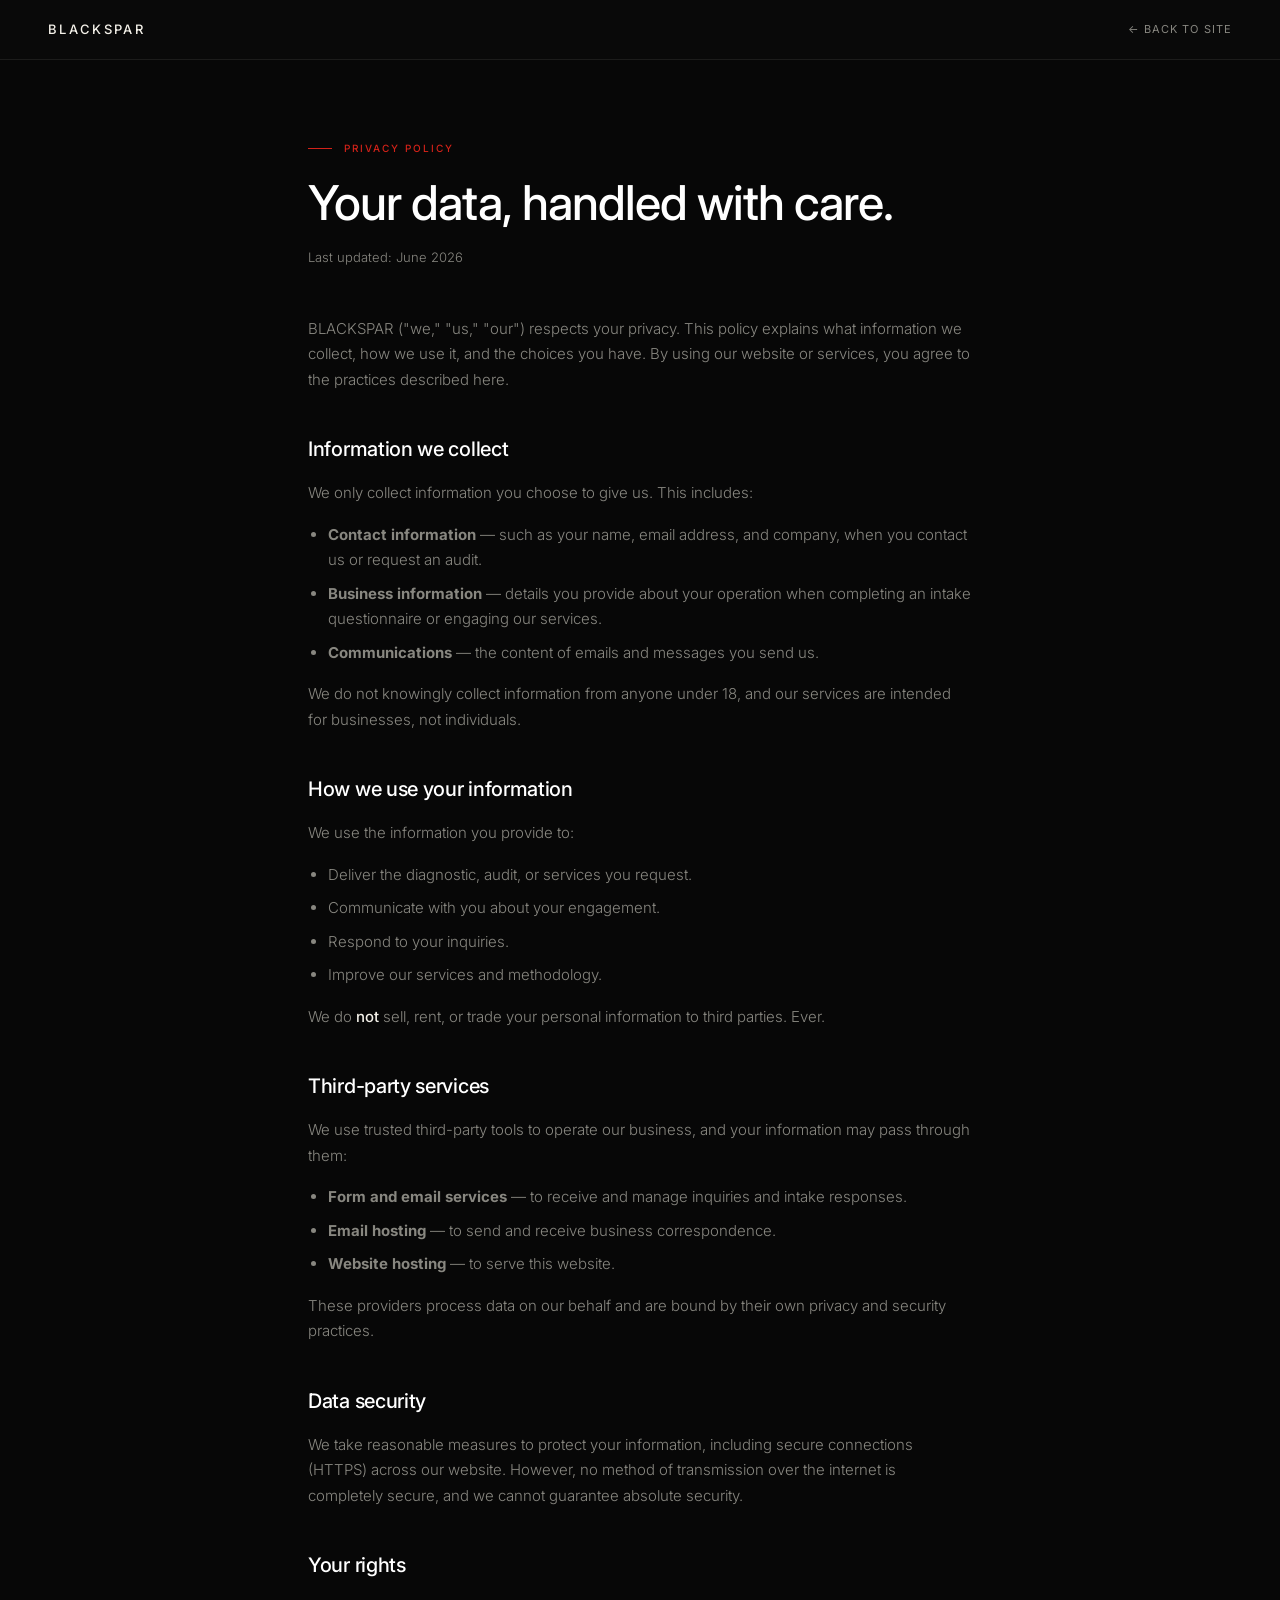
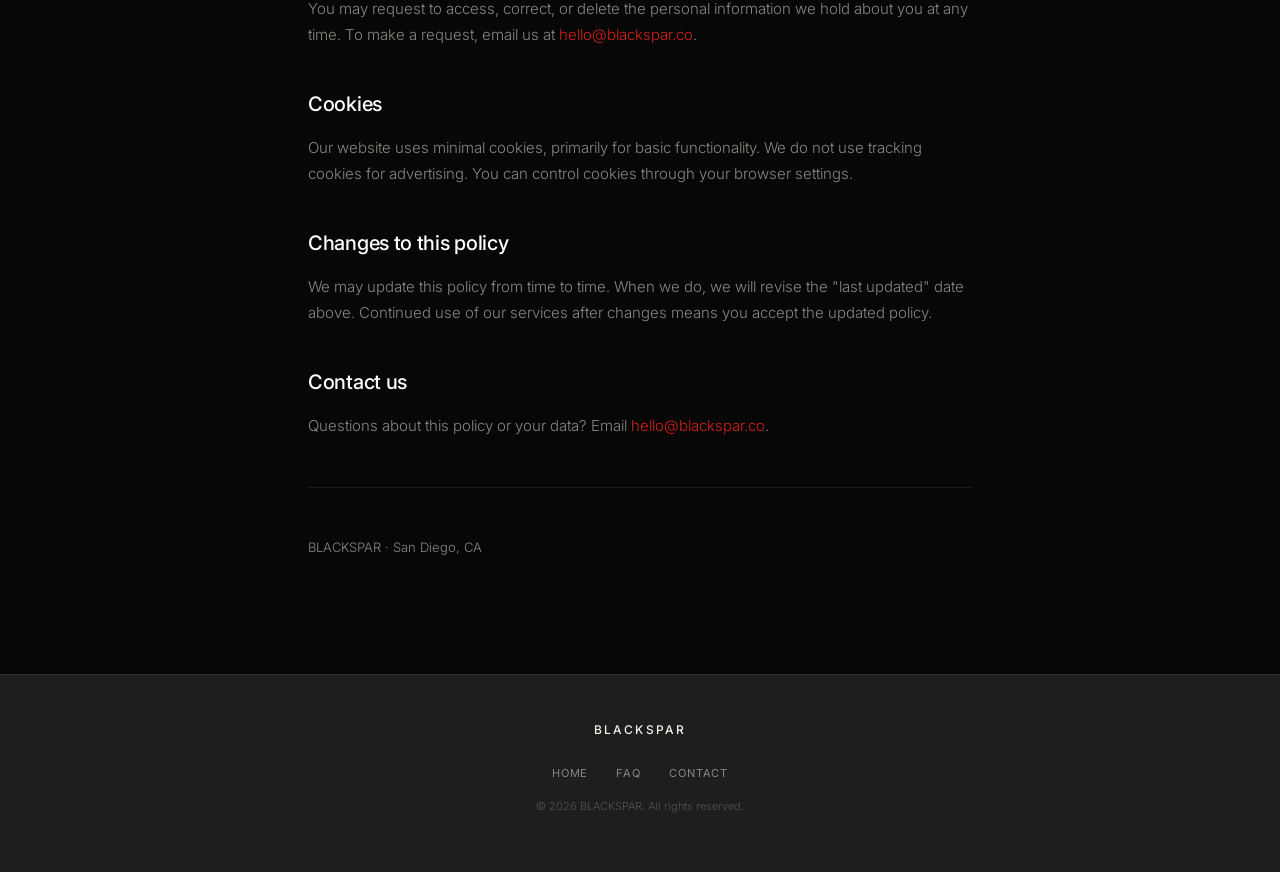
<file: privacy.html>
<!DOCTYPE html>
<html lang="en">
<head>
<meta charset="UTF-8"/>
<meta name="viewport" content="width=device-width, initial-scale=1.0"/>
<title>Privacy Policy — BLACKSPAR</title>
<link rel="preconnect" href="https://fonts.googleapis.com"/>
<link rel="preconnect" href="https://fonts.gstatic.com" crossorigin/>
<link href="https://fonts.googleapis.com/css2?family=Manrope:wght@200;300;400&family=Inter:wght@300;400;500;600&display=swap" rel="stylesheet"/>
<style>
:root { --blackout:#070707; --deep-surface:#1E1E1E; --red:#D32219; --bone:#F4F1E9; --gray:#888780; --rule:rgba(245,244,240,.08); }
*,*::before,*::after{box-sizing:border-box;margin:0;padding:0;}
html{scroll-behavior:smooth;font-size:16px;}
body{font-family:'Inter',system-ui,sans-serif;background:var(--blackout);color:var(--bone);-webkit-font-smoothing:antialiased;line-height:1.7;}
nav{position:fixed;top:0;left:0;right:0;z-index:200;height:60px;display:flex;align-items:center;justify-content:space-between;padding:0 48px;background:rgba(10,10,10,.95);backdrop-filter:blur(16px);border-bottom:1px solid var(--rule);}
.nav-logo{display:flex;flex-direction:column;gap:1px;text-decoration:none;line-height:1;}
.nav-logo-word{font-size:13px;font-weight:500;letter-spacing:.18em;text-transform:uppercase;color:var(--bone);}

.nav-back{font-size:11px;letter-spacing:.1em;text-transform:uppercase;color:var(--gray);text-decoration:none;transition:color .2s;}
.nav-back:hover{color:var(--bone);}
.wrap{max-width:760px;margin:0 auto;padding:140px 48px 100px;}
.page-label{font-size:10px;font-weight:500;letter-spacing:.2em;text-transform:uppercase;color:var(--red);margin-bottom:20px;display:flex;align-items:center;gap:12px;}
.page-label::before{content:'';width:24px;height:1px;background:var(--red);}
h1{font-size:clamp(32px,4vw,48px);font-weight:500;letter-spacing:-1px;line-height:1.1;color:#fff;margin-bottom:16px;}
.updated{font-size:13px;color:var(--gray);margin-bottom:48px;}
h2{font-size:20px;font-weight:500;color:#fff;margin:40px 0 14px;letter-spacing:-.3px;}
p{font-size:15px;font-weight:300;color:var(--gray);margin-bottom:16px;}
p strong{color:var(--bone);font-weight:500;}
ul{margin:0 0 16px 20px;}
li{font-size:15px;font-weight:300;color:var(--gray);margin-bottom:8px;}
a.inline{color:var(--red);text-decoration:none;}
a.inline:hover{text-decoration:underline;}
.rule{height:1px;background:var(--rule);margin:48px 0;}
footer{background:var(--deep-surface);padding:40px 48px;border-top:1px solid var(--rule);text-align:center;}
.footer-logo-word{font-size:12px;font-weight:500;letter-spacing:.18em;text-transform:uppercase;color:var(--bone);}

.footer-copy{font-size:11px;color:rgba(136,135,128,.5);margin-top:12px;}
.footer-links{margin-top:16px;}
.footer-links a{font-size:11px;letter-spacing:.08em;text-transform:uppercase;color:var(--gray);text-decoration:none;margin:0 12px;}
.footer-links a:hover{color:var(--bone);}
@media(max-width:600px){nav{padding:0 24px;}.wrap{padding:120px 24px 80px;}}
</style>
</head>
<body>
<nav>
  <a class="nav-logo" href="index.html" aria-label="BLACKSPAR home">
    <span class="nav-logo-word">BLACKSPAR</span>
  </a>
  <a href="index.html" class="nav-back">← Back to site</a>
</nav>

<div class="wrap">
  <p class="page-label">Privacy Policy</p>
  <h1>Your data, handled with care.</h1>
  <p class="updated">Last updated: June 2026</p>

  <p>BLACKSPAR ("we," "us," "our") respects your privacy. This policy explains what information we collect, how we use it, and the choices you have. By using our website or services, you agree to the practices described here.</p>

  <h2>Information we collect</h2>
  <p>We only collect information you choose to give us. This includes:</p>
  <ul>
    <li><strong>Contact information</strong> — such as your name, email address, and company, when you contact us or request an audit.</li>
    <li><strong>Business information</strong> — details you provide about your operation when completing an intake questionnaire or engaging our services.</li>
    <li><strong>Communications</strong> — the content of emails and messages you send us.</li>
  </ul>
  <p>We do not knowingly collect information from anyone under 18, and our services are intended for businesses, not individuals.</p>

  <h2>How we use your information</h2>
  <p>We use the information you provide to:</p>
  <ul>
    <li>Deliver the diagnostic, audit, or services you request.</li>
    <li>Communicate with you about your engagement.</li>
    <li>Respond to your inquiries.</li>
    <li>Improve our services and methodology.</li>
  </ul>
  <p>We do <strong>not</strong> sell, rent, or trade your personal information to third parties. Ever.</p>

  <h2>Third-party services</h2>
  <p>We use trusted third-party tools to operate our business, and your information may pass through them:</p>
  <ul>
    <li><strong>Form and email services</strong> — to receive and manage inquiries and intake responses.</li>
    <li><strong>Email hosting</strong> — to send and receive business correspondence.</li>
    <li><strong>Website hosting</strong> — to serve this website.</li>
  </ul>
  <p>These providers process data on our behalf and are bound by their own privacy and security practices.</p>

  <h2>Data security</h2>
  <p>We take reasonable measures to protect your information, including secure connections (HTTPS) across our website. However, no method of transmission over the internet is completely secure, and we cannot guarantee absolute security.</p>

  <h2>Your rights</h2>
  <p>You may request to access, correct, or delete the personal information we hold about you at any time. To make a request, email us at <a class="inline" href="mailto:hello@blackspar.co">hello@blackspar.co</a>.</p>

  <h2>Cookies</h2>
  <p>Our website uses minimal cookies, primarily for basic functionality. We do not use tracking cookies for advertising. You can control cookies through your browser settings.</p>

  <h2>Changes to this policy</h2>
  <p>We may update this policy from time to time. When we do, we will revise the "last updated" date above. Continued use of our services after changes means you accept the updated policy.</p>

  <h2>Contact us</h2>
  <p>Questions about this policy or your data? Email <a class="inline" href="mailto:hello@blackspar.co">hello@blackspar.co</a>.</p>

  <div class="rule"></div>
  <p style="font-size:13px;color:var(--gray);">BLACKSPAR · San Diego, CA</p>
</div>

<footer>
  <span class="footer-logo-word">BLACKSPAR</span> 
  <div class="footer-links">
    <a href="index.html">Home</a>
    <a href="faq.html">FAQ</a>
    <a href="mailto:hello@blackspar.co">Contact</a>
  </div>
  <p class="footer-copy">© 2026 BLACKSPAR. All rights reserved.</p>
</footer>
</body>
</html>
</file>
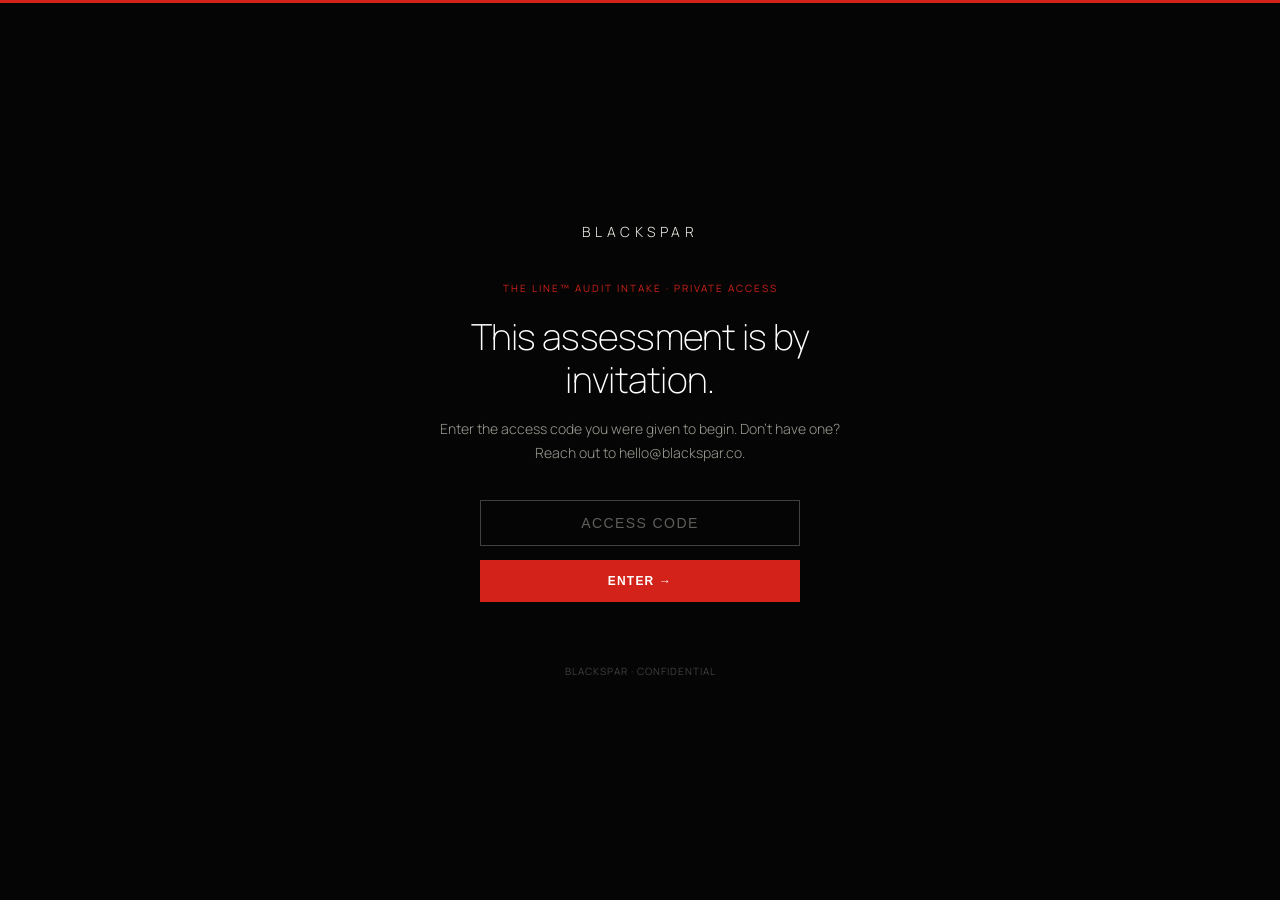
<file: the-line-audit-intake.html>
<!DOCTYPE html>
<html lang="en">
<head>
<meta charset="UTF-8"/>
<meta name="viewport" content="width=device-width, initial-scale=1.0"/>
<meta name="robots" content="noindex, nofollow"/>
<title>The Line™ Audit Intake — BLACKSPAR</title>
<link rel="preconnect" href="https://fonts.googleapis.com"/>
<link rel="preconnect" href="https://fonts.gstatic.com" crossorigin/>
<link href="https://fonts.googleapis.com/css2?family=Manrope:wght@200;300;400;500;600;700&display=swap" rel="stylesheet"/>
<style>
:root {
  --blackout:     #050505;
  --red:          #D32219;
  --paper:        #FAF9F5;
  --card:         #FFFFFF;
  --ink:          #1A1A18;
  --ink-soft:     #5A5955;
  --line:         rgba(10,10,10,.10);
  --sidebar-text: #F4F1E9;
  --sidebar-muted:#9B9A92;
  --sidebar-line: rgba(245,244,240,.08);
  --gold:         #D9D0BF;
  --gold-hi:      #F4EFE6;
  --gold-shadow:  #BDB3A0;
}
*, *::before, *::after { box-sizing: border-box; margin: 0; padding: 0; }
html { scroll-behavior: smooth; font-size: 16px; }
body { font-family: 'Manrope', -apple-system, sans-serif; background: var(--paper); color: var(--ink); -webkit-font-smoothing: antialiased; }

.app { display: flex; min-height: 100vh; }

/* ─── SIDEBAR ─── */
.sidebar {
  width: 280px; flex-shrink: 0; background: var(--blackout); color: var(--sidebar-text);
  display: flex; flex-direction: column; padding: 32px 28px; position: sticky; top: 0; height: 100vh;
}
.sb-logo { display: flex; flex-direction: column; gap: 2px; margin-bottom: 36px; }
.sb-logo-word { font-size: 14px; font-weight: 500; letter-spacing: .18em; text-transform: uppercase; color: #fff; }


.sb-progress-label { font-size: 10px; letter-spacing: .16em; text-transform: uppercase; color: var(--red); margin-bottom: 8px; }
.sb-progress-pct { font-size: 36px; font-weight: 500; letter-spacing: -1px; color: #fff; margin-bottom: 4px; }
.sb-progress-time { font-size: 11px; color: var(--sidebar-muted); margin-bottom: 14px; }
.sb-progress-track { height: 3px; background: rgba(245,244,240,.1); margin-bottom: 32px; }
.sb-progress-fill { height: 100%; background: var(--red); width: 0%; transition: width .3s ease; }

.sb-nav { flex: 1; overflow-y: auto; display: flex; flex-direction: column; gap: 2px; margin: 0 -8px; padding: 0 8px; }
.sb-item {
  display: flex; align-items: flex-start; gap: 12px; padding: 10px 0; cursor: pointer;
  border-left: 2px solid transparent; padding-left: 12px; margin-left: -14px; transition: border-color .15s;
}
.sb-item.active { border-left-color: var(--red); }
.sb-num {
  width: 24px; height: 24px; border-radius: 50%; border: 1px solid rgba(245,244,240,.2);
  display: flex; align-items: center; justify-content: center; font-size: 11px; flex-shrink: 0; margin-top: 1px;
  color: var(--sidebar-muted); transition: all .15s;
}
.sb-item.active .sb-num { border-color: var(--red); color: var(--red); }
.sb-item.done .sb-num { border-color: var(--red); background: var(--red); color: #fff; }
.sb-text-title { font-size: 13px; font-weight: 500; color: var(--sidebar-muted); line-height: 1.4; transition: color .15s; }
.sb-item.active .sb-text-title { color: #fff; }
.sb-text-sub { font-size: 11px; color: rgba(155,154,146,.6); margin-top: 2px; }

.sb-help {
  margin-top: 24px; padding: 18px; border: 1px solid var(--sidebar-line); border-radius: 6px;
}
.sb-help-title { font-size: 12px; font-weight: 500; color: #fff; margin-bottom: 6px; display: flex; align-items: center; gap: 8px; }
.sb-help-body { font-size: 11px; color: var(--sidebar-muted); line-height: 1.6; margin-bottom: 8px; }
.sb-help-link { font-size: 11px; font-weight: 500; color: var(--red); text-decoration: none; }

.sb-footer { margin-top: 24px; padding-top: 20px; border-top: 1px solid var(--sidebar-line); }
.sb-footer-logo { display: flex; flex-direction: column; gap: 2px; margin-bottom: 10px; }
.sb-footer-tagline { font-size: 11px; color: var(--sidebar-muted); line-height: 1.6; }
.sb-footer-tagline span { color: var(--red); }

/* ─── MAIN ─── */
.main { flex: 1; min-width: 0; display: flex; flex-direction: column; }
.main-header { padding: 40px 56px 28px; border-bottom: 1px solid var(--line); position: relative; }
.mh-eyebrow { font-size: 11px; font-weight: 500; letter-spacing: .2em; text-transform: uppercase; color: var(--red); margin-bottom: 12px; }
.mh-title { font-size: clamp(28px, 4vw, 42px); font-weight: 500; line-height: 1.15; letter-spacing: -.5px; margin-bottom: 12px; max-width: 600px; }
.mh-sub { font-size: 15px; color: var(--ink-soft); line-height: 1.6; max-width: 520px; }
.mh-secure {
  position: absolute; top: 40px; right: 56px; display: flex; align-items: center; gap: 10px;
  font-size: 10px; letter-spacing: .08em; text-transform: uppercase; color: var(--ink-soft); text-align: right; line-height: 1.6; max-width: 200px;
}
.mh-secure svg { flex-shrink: 0; color: var(--ink-soft); }

.info-row {
  display: flex; gap: 0; padding: 22px 56px; border-bottom: 1px solid var(--line);
  background: var(--card);
}
.info-item { display: flex; align-items: center; gap: 12px; padding-right: 40px; border-right: 1px solid var(--line); margin-right: 40px; }
.info-item:last-child { border-right: none; margin-right: 0; padding-right: 0; }
.info-icon { color: var(--red); flex-shrink: 0; }
.info-label { font-size: 10px; letter-spacing: .12em; text-transform: uppercase; color: var(--ink-soft); margin-bottom: 2px; }
.info-val { font-size: 14px; font-weight: 500; color: var(--ink); }

.content { flex: 1; padding: 40px 56px 60px; }
.step { display: none; max-width: 640px; }
.step.active { display: block; }

.step-label { font-size: 11px; font-weight: 500; letter-spacing: .16em; text-transform: uppercase; color: var(--red); margin-bottom: 10px; }
.step-title { font-size: clamp(24px, 3vw, 32px); font-weight: 500; letter-spacing: -.4px; margin-bottom: 14px; }
.step-rule { width: 48px; height: 2px; background: var(--red); margin-bottom: 18px; }
.step-desc { font-size: 14px; color: var(--ink-soft); line-height: 1.7; margin-bottom: 36px; }

.field { margin-bottom: 30px; }
.field:last-child { margin-bottom: 0; }
.field-head { display: flex; gap: 10px; margin-bottom: 12px; }
.field-num { font-size: 14px; font-weight: 500; color: var(--red); flex-shrink: 0; }
.field-title { font-size: 15px; font-weight: 500; color: var(--ink); line-height: 1.4; }
.field-help { font-size: 12px; color: var(--ink-soft); margin-top: 2px; line-height: 1.5; }

.field-input, .field-textarea, .field-select {
  width: 100%; background: var(--card); border: 1px solid var(--line);
  color: var(--ink); font-family: 'Manrope', sans-serif; font-size: 14px;
  padding: 13px 16px; outline: none; transition: border-color .15s; border-radius: 6px;
}
.field-textarea { resize: vertical; min-height: 90px; line-height: 1.6; }
.field-input::placeholder, .field-textarea::placeholder { color: #B8B6AC; }
.field-input:focus, .field-textarea:focus, .field-select:focus { border-color: var(--red); }
.field-select { appearance: none; cursor: pointer; background-image: url("data:image/svg+xml,%3Csvg xmlns='http://www.w3.org/2000/svg' width='12' height='12' viewBox='0 0 24 24' fill='none' stroke='%235A5955' stroke-width='2'%3E%3Cpath d='M6 9l6 6 6-6'/%3E%3C/svg%3E"); background-repeat: no-repeat; background-position: right 16px center; }

.currency-wrap { position: relative; }
.currency-wrap .field-input { padding-left: 30px; }
.currency-sign { position: absolute; left: 16px; top: 50%; transform: translateY(-50%); color: var(--ink-soft); font-size: 14px; pointer-events: none; }

.grid-row { display: flex; gap: 10px; flex-wrap: wrap; }
.grid-option { flex: 1 1 130px; }
.grid-option input { display: none; }
.grid-option label {
  display: block; text-align: center; padding: 13px 10px; font-size: 13px; font-weight: 500;
  background: var(--card); border: 1px solid var(--line); border-radius: 6px; color: var(--ink-soft);
  cursor: pointer; transition: all .15s;
}
.grid-option input:checked + label { border-color: var(--red); color: var(--red); background: rgba(211,34,25,.04); }

.rank-grid { display: grid; grid-template-columns: 1fr 1fr 1fr; gap: 10px; margin-bottom: 12px; }
.rank-item label { font-size: 10px; font-weight: 500; letter-spacing: .1em; text-transform: uppercase; color: var(--red); margin-bottom: 6px; display: block; }

/* ─── FOOTER NAV ─── */
.footer-nav {
  padding: 24px 56px; border-top: 1px solid var(--line); background: var(--card);
  display: flex; justify-content: space-between; align-items: center; gap: 16px; flex-wrap: wrap;
}
.btn-save {
  display: inline-flex; align-items: center; gap: 8px;
  font-size: 12px; font-weight: 500; color: var(--ink-soft); background: var(--paper);
  border: 1px solid var(--line); border-radius: 6px; padding: 13px 22px; cursor: pointer; transition: color .15s, border-color .15s;
}
.btn-save:hover { color: var(--ink); border-color: var(--ink-soft); }
.btn-save:disabled { opacity: .4; cursor: not-allowed; }
.fn-right { display: flex; flex-direction: column; align-items: flex-end; gap: 6px; }
.btn-continue {
  display: inline-flex; align-items: center; gap: 10px;
  background: var(--red); color: #fff; border: none; border-radius: 6px;
  font-size: 13px; font-weight: 500; padding: 14px 28px; cursor: pointer; transition: background .15s;
}
.btn-continue:hover { background: #aa1800; }
.fn-next { font-size: 11px; color: var(--ink-soft); }

/* ─── SECURITY STRIP ─── */
.security-strip {
  display: flex; gap: 56px; padding: 18px 56px; border-top: 1px solid var(--line);
  background: var(--paper); flex-wrap: wrap;
}
.ss-item { display: flex; align-items: flex-start; gap: 10px; }
.ss-item svg { color: var(--ink-soft); flex-shrink: 0; margin-top: 2px; }
.ss-title { font-size: 12px; font-weight: 500; color: var(--ink); }
.ss-sub { font-size: 11px; color: var(--ink-soft); margin-top: 2px; }

/* ─── INTRO / SUBMITTED OVERLAYS ─── */
.full-screen { display: none; flex: 1; align-items: center; justify-content: center; text-align: center; padding: 80px 56px; }
.full-screen.active { display: flex; }
.full-screen-inner { max-width: 480px; }
.full-screen h2 { font-size: clamp(26px,3.5vw,38px); font-weight: 500; margin-bottom: 16px; letter-spacing: -.5px; }
.full-screen p { font-size: 14px; color: var(--ink-soft); line-height: 1.7; margin-bottom: 28px; }

/* ─── SETUP NOTE ─── */
.setup-note {
  background: var(--blackout); color: var(--sidebar-muted); border-left: 3px solid var(--red);
  padding: 16px 24px; font-size: 12px; line-height: 1.7;
}
.setup-note strong { color: #fff; }
.setup-note code { background: rgba(255,255,255,.08); padding: 2px 6px; color: var(--red); font-size: 11px; border-radius: 3px; }

@media (max-width: 900px) {
  .app { flex-direction: column; }
  .sidebar { width: 100%; height: auto; position: relative; padding: 24px; }
  .sb-nav { max-height: 220px; }
  .main-header, .info-row, .content, .footer-nav, .security-strip { padding-left: 24px; padding-right: 24px; }
  .mh-secure { position: static; margin-top: 16px; max-width: none; }
  .info-row { flex-wrap: wrap; gap: 16px; }
  .info-item { border-right: none; margin-right: 0; padding-right: 0; }
  .rank-grid { grid-template-columns: 1fr; }
  .security-strip { gap: 24px; }
}

/* ── ACCESS GATE (overlay, sits above everything until unlocked) ── */
.screen-access-gate{position:fixed;inset:0;z-index:999;background:var(--blackout);
  display:flex;align-items:center;justify-content:center;text-align:center;
  padding:60px 24px;overflow:hidden;}
.screen-access-gate.hidden{display:none;}
.access-rule{position:absolute;top:0;left:0;right:0;height:3px;background:var(--red);}
.access-inner{max-width:420px;}
.access-logo{margin-bottom:40px;font-size:14px;font-weight:300;letter-spacing:.32em;text-transform:uppercase;color:var(--sidebar-text);}
.access-eyebrow{font-size:10px;letter-spacing:.2em;text-transform:uppercase;color:var(--red);margin-bottom:20px;}
.access-h1{font-family:'Manrope',sans-serif;font-size:clamp(26px,4vw,36px);font-weight:200;letter-spacing:-.02em;line-height:1.2;color:#fff;margin-bottom:16px;}
.access-sub{font-size:14px;font-weight:300;color:var(--sidebar-muted);line-height:1.7;margin-bottom:36px;}
.access-form{display:flex;flex-direction:column;align-items:center;gap:14px;width:100%;max-width:320px;margin:0 auto;}
.access-input{width:100%;background:transparent;border:1px solid rgba(244,241,233,.25);color:#fff;
  padding:14px 16px;font-size:14px;letter-spacing:.05em;text-align:center;text-transform:uppercase;}
.access-input:focus{outline:none;border-color:var(--red);}
.access-input::placeholder{color:rgba(155,154,146,.6);letter-spacing:.1em;}
.access-btn{width:100%;background:var(--red);color:#fff;border:none;padding:14px 40px;font-size:12px;font-weight:600;
  letter-spacing:.1em;text-transform:uppercase;cursor:pointer;transition:opacity .2s;}
.access-btn:hover{opacity:.85;}
.access-btn:disabled{opacity:.5;cursor:default;}
.access-error{font-size:11px;letter-spacing:.05em;color:var(--red);min-height:16px;opacity:0;transition:opacity .2s;}
.access-error.show{opacity:1;}
.access-note{margin-top:32px;font-size:10px;letter-spacing:.1em;text-transform:uppercase;color:rgba(155,154,146,.4);}
</style>
</head>
<body>

<div class="screen-access-gate" id="screen-access">
  <div class="access-rule"></div>
  <div class="access-inner">
    <div class="access-logo">BLACKSPAR</div>
    <p class="access-eyebrow">The Line&trade; Audit Intake &middot; Private Access</p>
    <h1 class="access-h1">This assessment is by invitation.</h1>
    <p class="access-sub">Enter the access code you were given to begin. Don't have one? Reach out to hello@blackspar.co.</p>
    <div class="access-form">
      <input type="text" class="access-input" id="access-input" placeholder="ACCESS CODE" autocomplete="off"
        onkeydown="if(event.key==='Enter')checkAccess()">
      <button class="access-btn" id="access-submit-btn" onclick="checkAccess()">Enter &rarr;</button>
      <p class="access-error" id="access-error"></p>
    </div>
    <p class="access-note">BLACKSPAR &middot; Confidential</p>
  </div>
</div>

<div class="app">

  <!-- SIDEBAR -->
  <aside class="sidebar">
    <div class="sb-logo">
      <span class="sb-logo-word">BLACKSPAR</span>

    </div>

    <p class="sb-progress-label">Your progress</p>
    <p class="sb-progress-pct" id="sb-pct">0%</p>
    <p class="sb-progress-time" id="sb-time">0 of 40 minutes</p>
    <div class="sb-progress-track"><div class="sb-progress-fill" id="sb-progress-fill"></div></div>

    <nav class="sb-nav" id="sb-nav"></nav>

    <div class="sb-help">
      <p class="sb-help-title">Need help?</p>
      <p class="sb-help-body">If you have any questions about the assessment, we're here to help.</p>
      <a class="sb-help-link" href="#">Contact support →</a>
    </div>

    <div class="sb-footer">
      <div class="sb-footer-logo">
        <span class="sb-logo-word">BLACKSPAR</span>

      </div>
      <p class="sb-footer-tagline">Clarity. Direction. Leverage.<br/>That's your <span>BLACKSPAR</span>.</p>
    </div>
  </aside>

  <!-- MAIN -->
  <main class="main">

    <!-- INTRO -->
    <div class="full-screen active" id="intro-screen">
      <div class="full-screen-inner">
        <p class="mh-eyebrow" style="text-align:center;">The Line™ Audit</p>
        <h2>Constraint Intelligence Questionnaire</h2>
        <p>A 72-hour AI clarity assessment built for your business. Not a template. This takes about 30–40 minutes across 13 short sections — you'll always know where you are, and you can save and return anytime.</p>
        <button class="btn-continue" id="start-btn" style="margin:0 auto;">
          Begin the diagnostic
          <svg width="14" height="14" viewBox="0 0 24 24" fill="none" stroke="currentColor" stroke-width="2"><path d="M5 12h14M13 6l6 6-6 6"/></svg>
        </button>
      </div>
    </div>

    <!-- SUBMITTED -->
    <div class="full-screen" id="submitted-screen">
      <div class="full-screen-inner">
        <p class="mh-eyebrow" style="text-align:center;">Submitted</p>
        <h2>That's the line drawn.</h2>
        <p>Thank you — this goes straight into the diagnostic. We'll be in touch with what it finds.</p>
        <p style="font-size:10px;letter-spacing:.18em;text-transform:uppercase;color:var(--red);">We find the line. You make the move.</p>
      </div>
    </div>

    <!-- FORM SHELL -->
    <div id="form-shell" style="display:none;">
      <header class="main-header">
        <p class="mh-eyebrow">The Line™ Audit</p>
        <h1 class="mh-title">Constraint Intelligence Questionnaire</h1>
        <p class="mh-sub">A 72-hour AI clarity assessment built for your business. Not a template.</p>
        <div class="mh-secure">
          <svg width="20" height="20" viewBox="0 0 24 24" fill="none" stroke="currentColor" stroke-width="1.5"><rect x="4" y="11" width="16" height="9" rx="2"/><path d="M8 11V7a4 4 0 0 1 8 0v4"/></svg>
          <span>Your responses are secure and confidential</span>
        </div>
      </header>

      <div class="info-row">
        <div class="info-item">
          <svg class="info-icon" width="20" height="20" viewBox="0 0 24 24" fill="none" stroke="currentColor" stroke-width="1.5"><circle cx="12" cy="12" r="9"/><path d="M12 7v5l3 3"/></svg>
          <div><p class="info-label">Estimated time</p><p class="info-val">30–40 minutes</p></div>
        </div>
        <div class="info-item">
          <svg class="info-icon" width="20" height="20" viewBox="0 0 24 24" fill="none" stroke="currentColor" stroke-width="1.5"><line x1="8" y1="6" x2="20" y2="6"/><line x1="8" y1="12" x2="20" y2="12"/><line x1="8" y1="18" x2="20" y2="18"/><circle cx="4" cy="6" r="1"/><circle cx="4" cy="12" r="1"/><circle cx="4" cy="18" r="1"/></svg>
          <div><p class="info-label">Total questions</p><p class="info-val">49</p></div>
        </div>
        <div class="info-item">
          <svg class="info-icon" width="20" height="20" viewBox="0 0 24 24" fill="none" stroke="currentColor" stroke-width="1.5"><path d="M19 21l-7-5-7 5V5a2 2 0 0 1 2-2h10a2 2 0 0 1 2 2z"/></svg>
          <div><p class="info-label">Save &amp; continue</p><p class="info-val">Anytime</p></div>
        </div>
      </div>

      <div class="content">
        <form id="audit-form">
          <input type="hidden" name="_subject" value="New The Line™ Audit Diagnostic Submission"/>
          <div id="steps-container"></div>
        </form>
      </div>

      <div class="footer-nav">
        <button type="button" class="btn-save" id="back-btn">
          <svg width="14" height="14" viewBox="0 0 24 24" fill="none" stroke="currentColor" stroke-width="2"><path d="M19 12H5M11 18l-6-6 6-6"/></svg>
          Back
        </button>
        <div class="fn-right">
          <button type="button" class="btn-continue" id="next-btn">
            Continue
            <svg width="14" height="14" viewBox="0 0 24 24" fill="none" stroke="currentColor" stroke-width="2"><path d="M5 12h14M13 6l6 6-6 6"/></svg>
          </button>
          <p class="fn-next" id="fn-next">Next: Question 6 of 65</p>
        </div>
      </div>

      <div class="security-strip">
        <div class="ss-item">
          <svg width="18" height="18" viewBox="0 0 24 24" fill="none" stroke="currentColor" stroke-width="1.5"><rect x="4" y="11" width="16" height="9" rx="2"/><path d="M8 11V7a4 4 0 0 1 8 0v4"/></svg>
          <div><p class="ss-title">Your information is secure and confidential.</p><p class="ss-sub">We will never share your data.</p></div>
        </div>
        <div class="ss-item">
          <svg width="18" height="18" viewBox="0 0 24 24" fill="none" stroke="currentColor" stroke-width="1.5"><circle cx="12" cy="12" r="9"/><path d="M12 7v5l3 3"/></svg>
          <div><p class="ss-title">Your time matters.</p><p class="ss-sub">Save your progress and return anytime.</p></div>
        </div>
      </div>
    </div>

  </main>
</div>

<script>
// ══════════════════════════════════════════════════════════════════
// BLACKSPAR — The Line™ Audit Intake
// SECURITY NOTE: the question bank used to live directly in this file
// as a JavaScript object. That meant the entire 49-question instrument
// (and the access code itself) shipped to every visitor's browser the
// moment this page loaded — visible via "View Page Source" — regardless
// of whether the correct code was ever entered.
//
// Fixed version: the question bank now lives ONLY on the server (a
// Cloudflare Worker). The browser sends the entered code to that
// server; the server checks it and only sends back the questions if
// it's correct. Nothing proprietary is ever present in this file.
// ══════════════════════════════════════════════════════════════════
const INTAKE_ENDPOINT = 'https://blackspar-intake.janae-05b.workers.dev';
const ACCESS_KEY = 'bsIntakeAccess';       // just remembers "unlocked", not the code or the questions
const ACCESS_DATA_KEY = 'bsIntakeData';    // caches the fetched questions for this tab session only

function showAccessError(msg){
  const err = document.getElementById('access-error');
  err.textContent = msg;
  err.classList.add('show');
}

function unlockGate(){
  document.getElementById('screen-access').classList.add('hidden');
}

(function(){
  const cached = sessionStorage.getItem(ACCESS_DATA_KEY);
  if(sessionStorage.getItem(ACCESS_KEY) === '1' && cached){
    try{
      sections = JSON.parse(cached);
      buildForm();
      unlockGate();
    }catch(e){
      sessionStorage.removeItem(ACCESS_KEY);
      sessionStorage.removeItem(ACCESS_DATA_KEY);
    }
  }
})();

function checkAccess(){
  const input = document.getElementById('access-input');
  const btn = document.getElementById('access-submit-btn');
  const val = (input.value || '').trim();
  document.getElementById('access-error').classList.remove('show');

  if(!val){
    showAccessError('Please enter your access code.');
    return;
  }

  btn.disabled = true;
  btn.textContent = 'Checking…';

  fetch(INTAKE_ENDPOINT, {
    method: 'POST',
    headers: { 'Content-Type': 'application/json' },
    body: JSON.stringify({ code: val })
  })
    .then(res => res.json().then(data => ({ status: res.status, data })))
    .then(({ status, data }) => {
      if(status === 200 && data.ok && data.sections){
        sections = data.sections;
        sessionStorage.setItem(ACCESS_KEY, '1');
        sessionStorage.setItem(ACCESS_DATA_KEY, JSON.stringify(data.sections));
        buildForm();
        unlockGate();
      } else {
        btn.disabled = false;
        btn.textContent = 'Enter →';
        showAccessError('Incorrect code. Please try again.');
        input.focus();
        input.select();
      }
    })
    .catch(() => {
      btn.disabled = false;
      btn.textContent = 'Enter →';
      showAccessError("Couldn't reach the server — check your connection and try again.");
    });
}

let currentStep = 0;
let sections = [];
let total = 0;
const container = document.getElementById('steps-container');
const sbNav = document.getElementById('sb-nav');
let qCounter = 1;
let sectionStartQ = [];

function buildForm(){
  total = sections.length;
  qCounter = 1;
  sectionStartQ = [];
  sbNav.innerHTML = '';
  container.innerHTML = '';
  sections.forEach((section, sIdx) => {
  sectionStartQ.push(qCounter);

  // sidebar nav item
  const item = document.createElement('div');
  item.className = 'sb-item' + (sIdx === 0 ? ' active' : '');
  item.dataset.step = sIdx;
  item.innerHTML = `<div class="sb-num">${sIdx+1}</div><div><div class="sb-text-title">${section.name}</div><div class="sb-text-sub">${section.fields.length} questions</div></div>`;
  item.addEventListener('click', () => { currentStep = sIdx; render(); });
  sbNav.appendChild(item);

  // step content
  const stepDiv = document.createElement('div');
  stepDiv.className = 'step' + (sIdx === 0 ? ' active' : '');
  stepDiv.dataset.step = sIdx;

  stepDiv.innerHTML = `
    <p class="step-label">Section ${sIdx+1} of ${total}</p>
    <h2 class="step-title">${section.name}</h2>
    <div class="step-rule"></div>
    <p class="step-desc">${section.desc}</p>
  `;

  section.fields.forEach(f => {
    const field = document.createElement('div');
    field.className = 'field';

    const head = document.createElement('div');
    head.className = 'field-head';
    head.innerHTML = `<span class="field-num">${qCounter}.</span><div><div class="field-title">${f.label}</div>${f.help ? `<div class="field-help">${f.help}</div>` : ''}</div>`;
    field.appendChild(head);

    // Readable name for Formspree submissions: "Q## — question text" (truncated).
    const shortLabel = f.label.length > 90 ? f.label.slice(0, 87) + '…' : f.label;
    const submitName = `Q${qCounter} — ${shortLabel}`;

    if (f.type === 'text') {
      const input = document.createElement('input');
      input.type = 'text'; input.className = 'field-input'; input.name = submitName; input.id = f.id;
      if (f.placeholder) input.placeholder = f.placeholder;
      field.appendChild(input);
    } else if (f.type === 'textarea') {
      const ta = document.createElement('textarea');
      ta.className = 'field-textarea'; ta.name = submitName; ta.id = f.id;
      field.appendChild(ta);
    } else if (f.type === 'currency') {
      const wrap = document.createElement('div');
      wrap.className = 'currency-wrap';
      wrap.innerHTML = `<span class="currency-sign">$</span>`;
      const input = document.createElement('input');
      input.type = 'text'; input.className = 'field-input'; input.name = submitName; input.id = f.id;
      input.placeholder = '0';
      wrap.appendChild(input);
      field.appendChild(wrap);
    } else if (f.type === 'grid') {
      const row = document.createElement('div');
      row.className = 'grid-row';
      f.options.forEach((o, i) => {
        const wrap = document.createElement('div');
        wrap.className = 'grid-option';
        const inp = document.createElement('input');
        inp.type = 'radio'; inp.name = submitName; inp.id = f.id + '_' + i; inp.value = o;
        const lab = document.createElement('label');
        lab.setAttribute('for', f.id + '_' + i);
        lab.textContent = o;
        wrap.appendChild(inp); wrap.appendChild(lab);
        row.appendChild(wrap);
      });
      field.appendChild(row);
    } else if (f.type === 'rank') {
      const grid = document.createElement('div');
      grid.className = 'rank-grid';
      ['Rank #1','Rank #2','Rank #3'].forEach((r, i) => {
        const item = document.createElement('div');
        item.className = 'rank-item';
        const lab = document.createElement('label');
        lab.textContent = r;
        const inp = document.createElement('input');
        inp.type = 'text'; inp.className = 'field-input'; inp.name = `Q${qCounter} — ${r}`;
        inp.placeholder = 'Issue';
        item.appendChild(lab); item.appendChild(inp);
        grid.appendChild(item);
      });
      field.appendChild(grid);
      const why = document.createElement('textarea');
      why.className = 'field-textarea'; why.name = `Q${qCounter} — Why these three, in this order`;
      why.placeholder = 'Why these three, in this order?';
      why.style.marginTop = '10px';
      field.appendChild(why);
    }

    stepDiv.appendChild(field);
    qCounter++;
  });

  container.appendChild(stepDiv);
});
}


function render() {
  document.querySelectorAll('.step').forEach((s,i) => s.classList.toggle('active', i === currentStep));
  document.querySelectorAll('.sb-item').forEach((s,i) => {
    s.classList.toggle('active', i === currentStep);
    s.classList.toggle('done', i < currentStep);
  });
  const pct = Math.round((currentStep/total)*100);
  document.getElementById('sb-pct').textContent = pct + '%';
  document.getElementById('sb-time').textContent = Math.round((currentStep/total)*40) + ' of 40 minutes';
  document.getElementById('sb-progress-fill').style.width = pct + '%';
  document.getElementById('back-btn').disabled = currentStep === 0;

  const nextBtn = document.getElementById('next-btn');
  const fnNext = document.getElementById('fn-next');
  if (currentStep === total - 1) {
    nextBtn.innerHTML = 'Submit diagnostic <svg width="14" height="14" viewBox="0 0 24 24" fill="none" stroke="currentColor" stroke-width="2"><path d="M5 12h14M13 6l6 6-6 6"/></svg>';
    fnNext.textContent = 'Final section';
  } else {
    nextBtn.innerHTML = 'Continue <svg width="14" height="14" viewBox="0 0 24 24" fill="none" stroke="currentColor" stroke-width="2"><path d="M5 12h14M13 6l6 6-6 6"/></svg>';
    fnNext.textContent = 'Next: Question ' + sectionStartQ[currentStep+1] + ' of 49';
  }
  window.scrollTo(0,0);
}

document.getElementById('start-btn').addEventListener('click', () => {
  document.getElementById('intro-screen').classList.remove('active');
  document.getElementById('form-shell').style.display = 'block';
  render();
});

document.getElementById('back-btn').addEventListener('click', () => {
  if (currentStep > 0) { currentStep--; render(); }
});

document.getElementById('next-btn').addEventListener('click', () => {
  if (currentStep < total - 1) { currentStep++; render(); }
  else { document.getElementById('audit-form').requestSubmit(); }
});

document.getElementById('audit-form').addEventListener('submit', function(e) {
  e.preventDefault();
  const form = e.target;
  const action = "https://formspree.io/f/xojzryyy";
  fetch(action, { method: 'POST', body: new FormData(form), headers: { 'Accept': 'application/json' } })
    .then(() => {
      document.getElementById('form-shell').style.display = 'none';
      document.getElementById('submitted-screen').classList.add('active');
      sessionStorage.removeItem(ACCESS_KEY);
      sessionStorage.removeItem(ACCESS_DATA_KEY);
    })
    .catch(() => { alert('Something went wrong submitting. Please check your connection and try again.'); });
});
</script>

</body>
</html>
</file>
